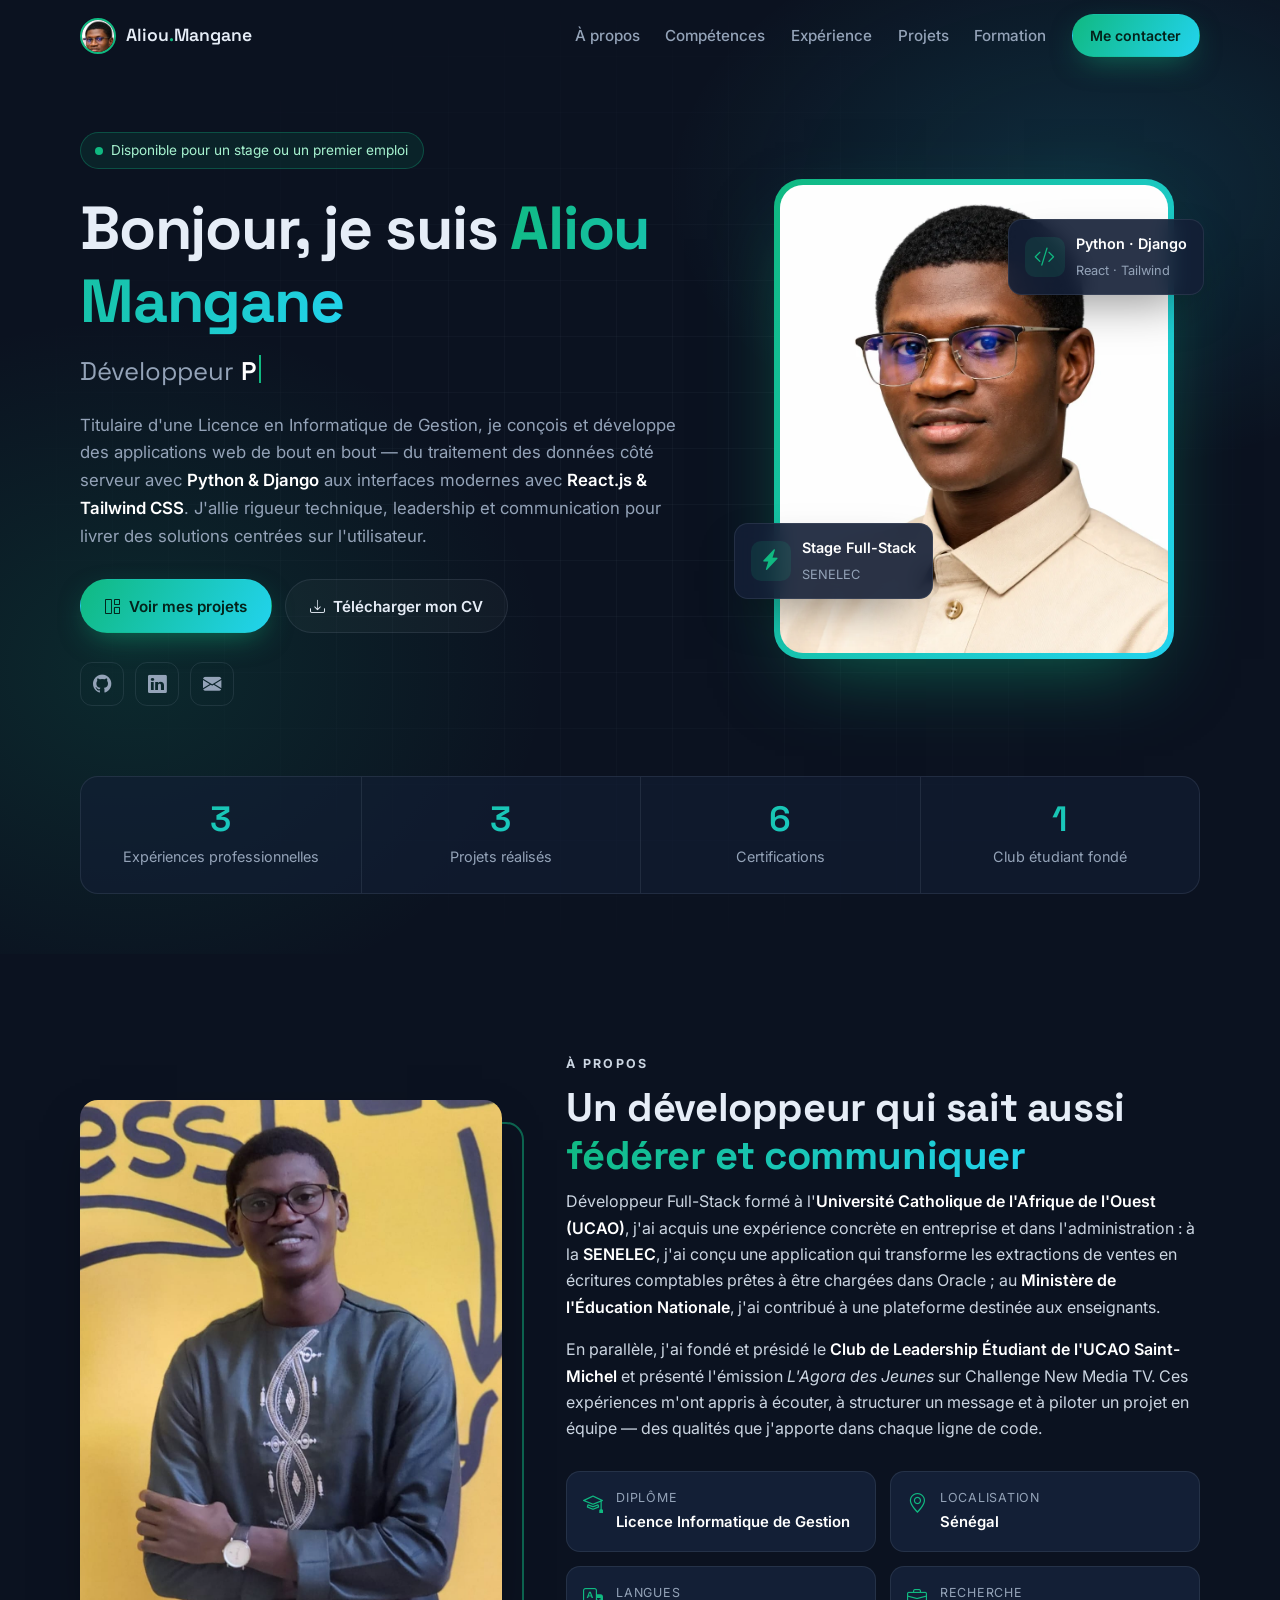
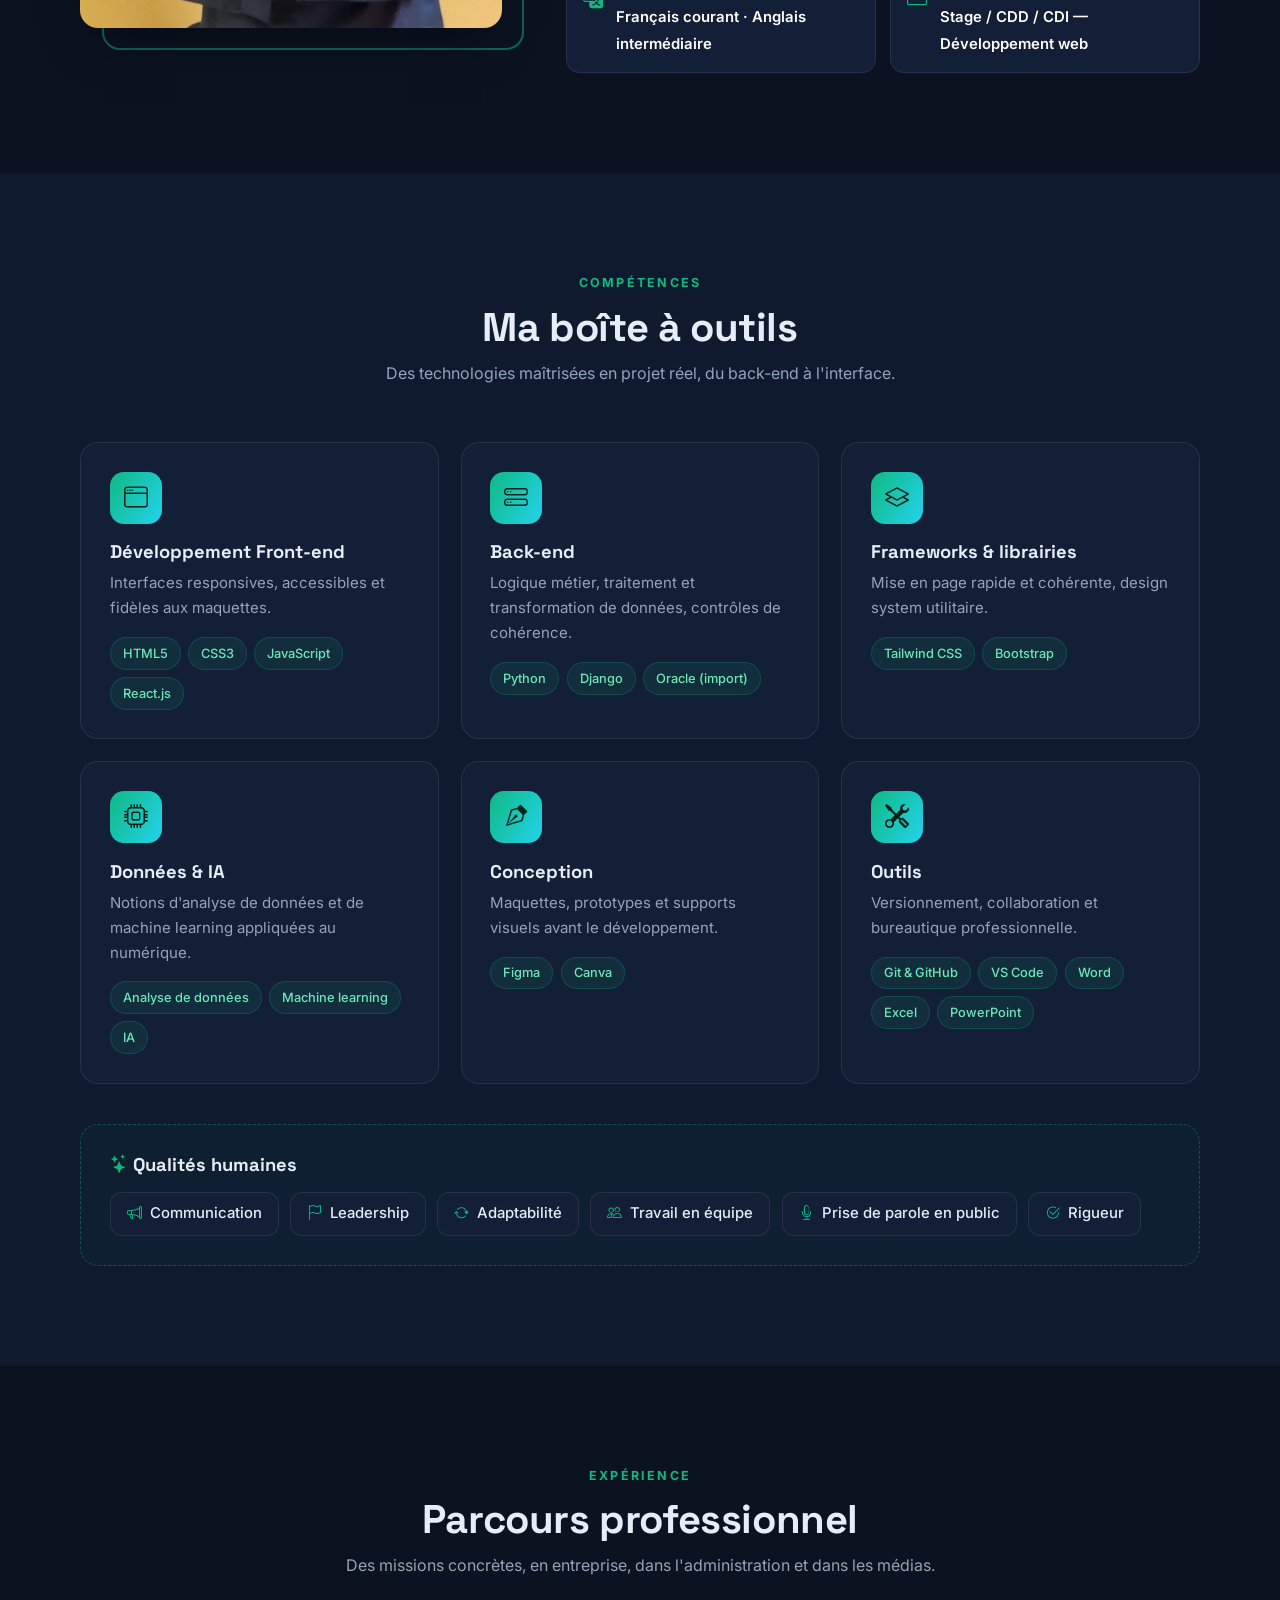
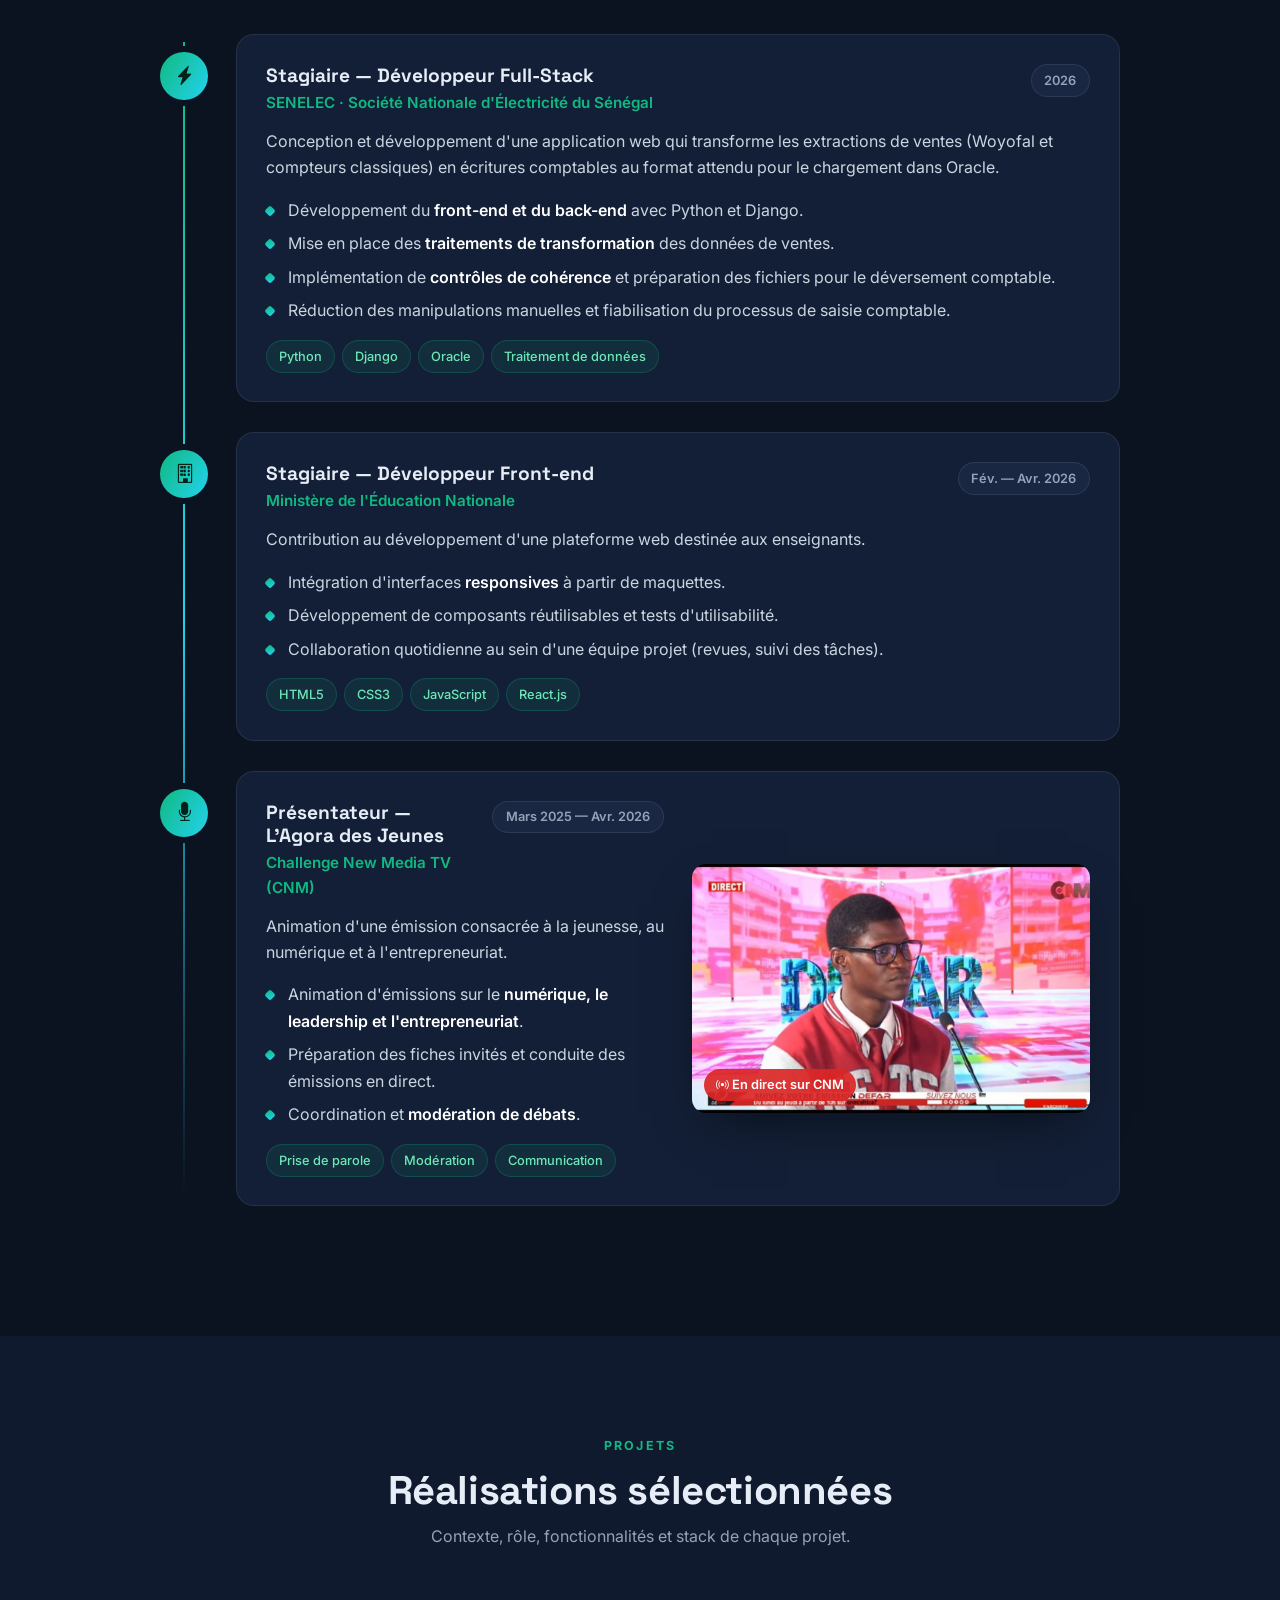
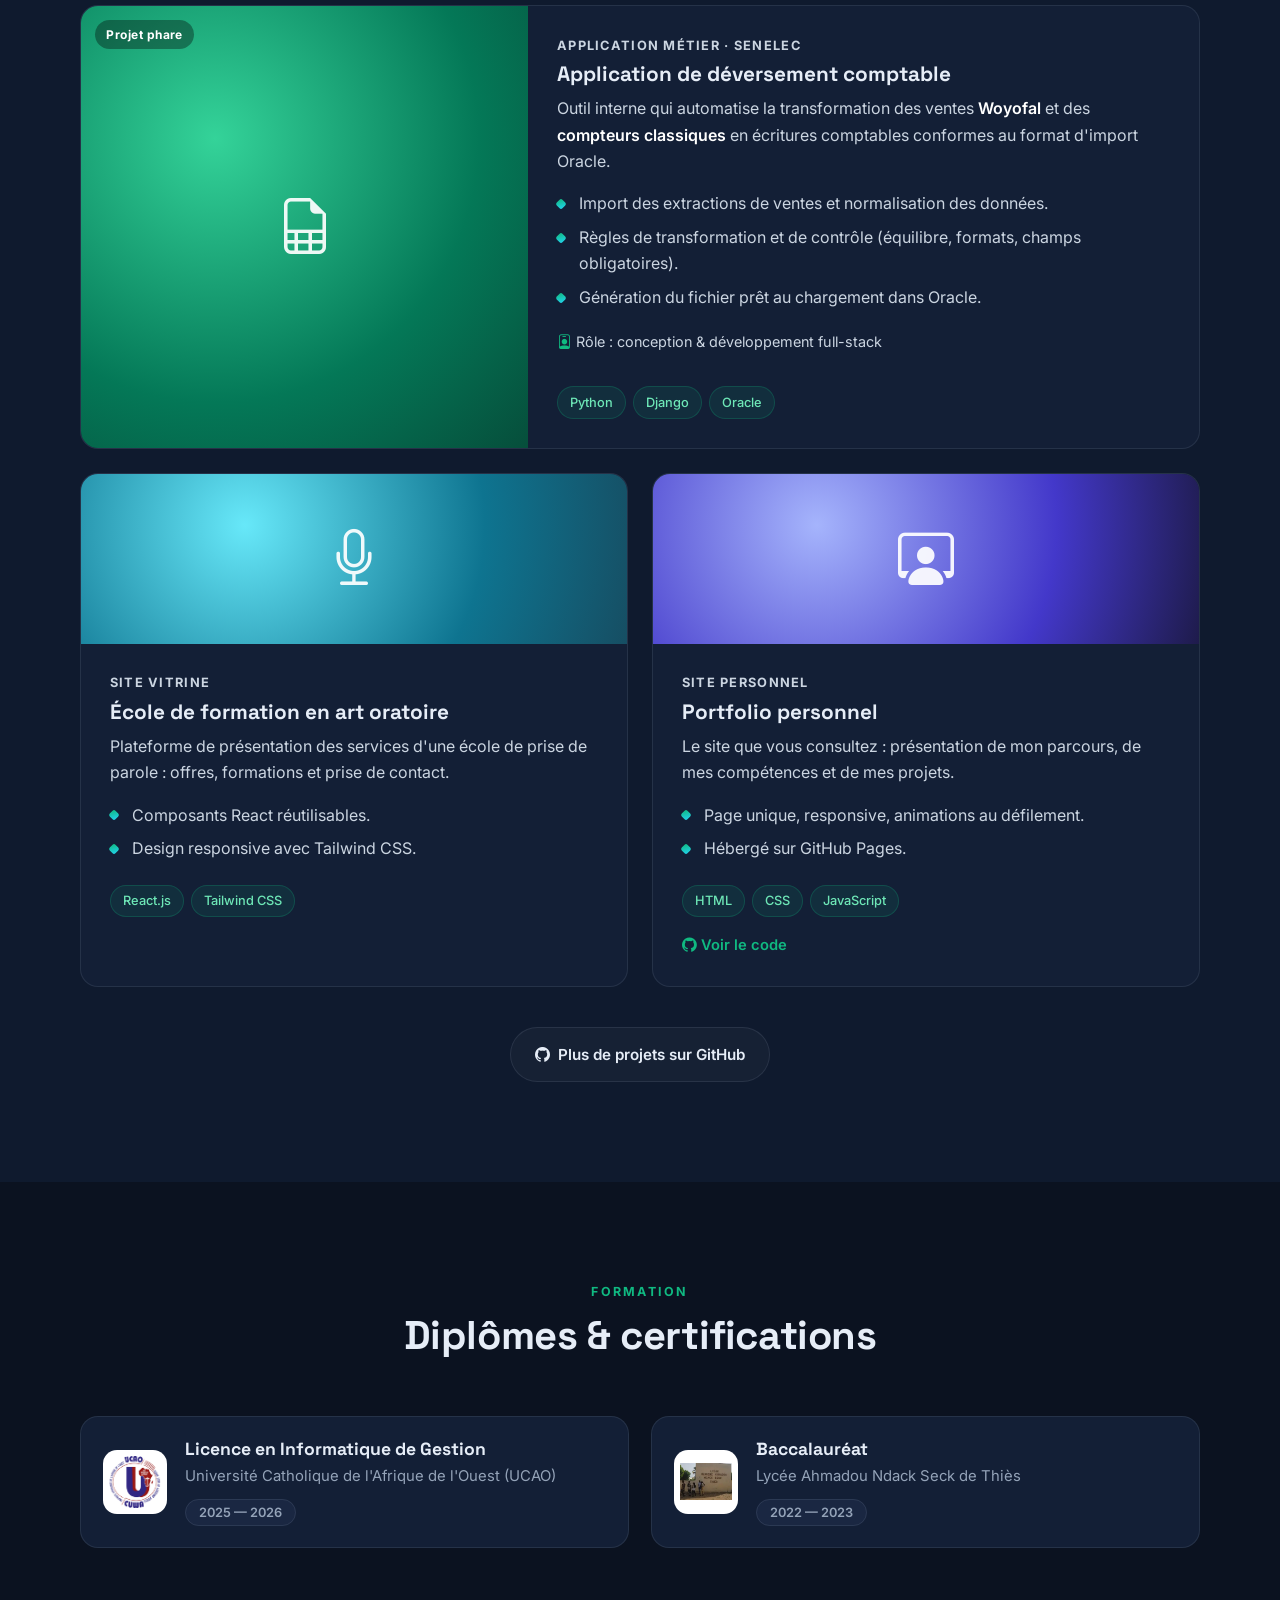
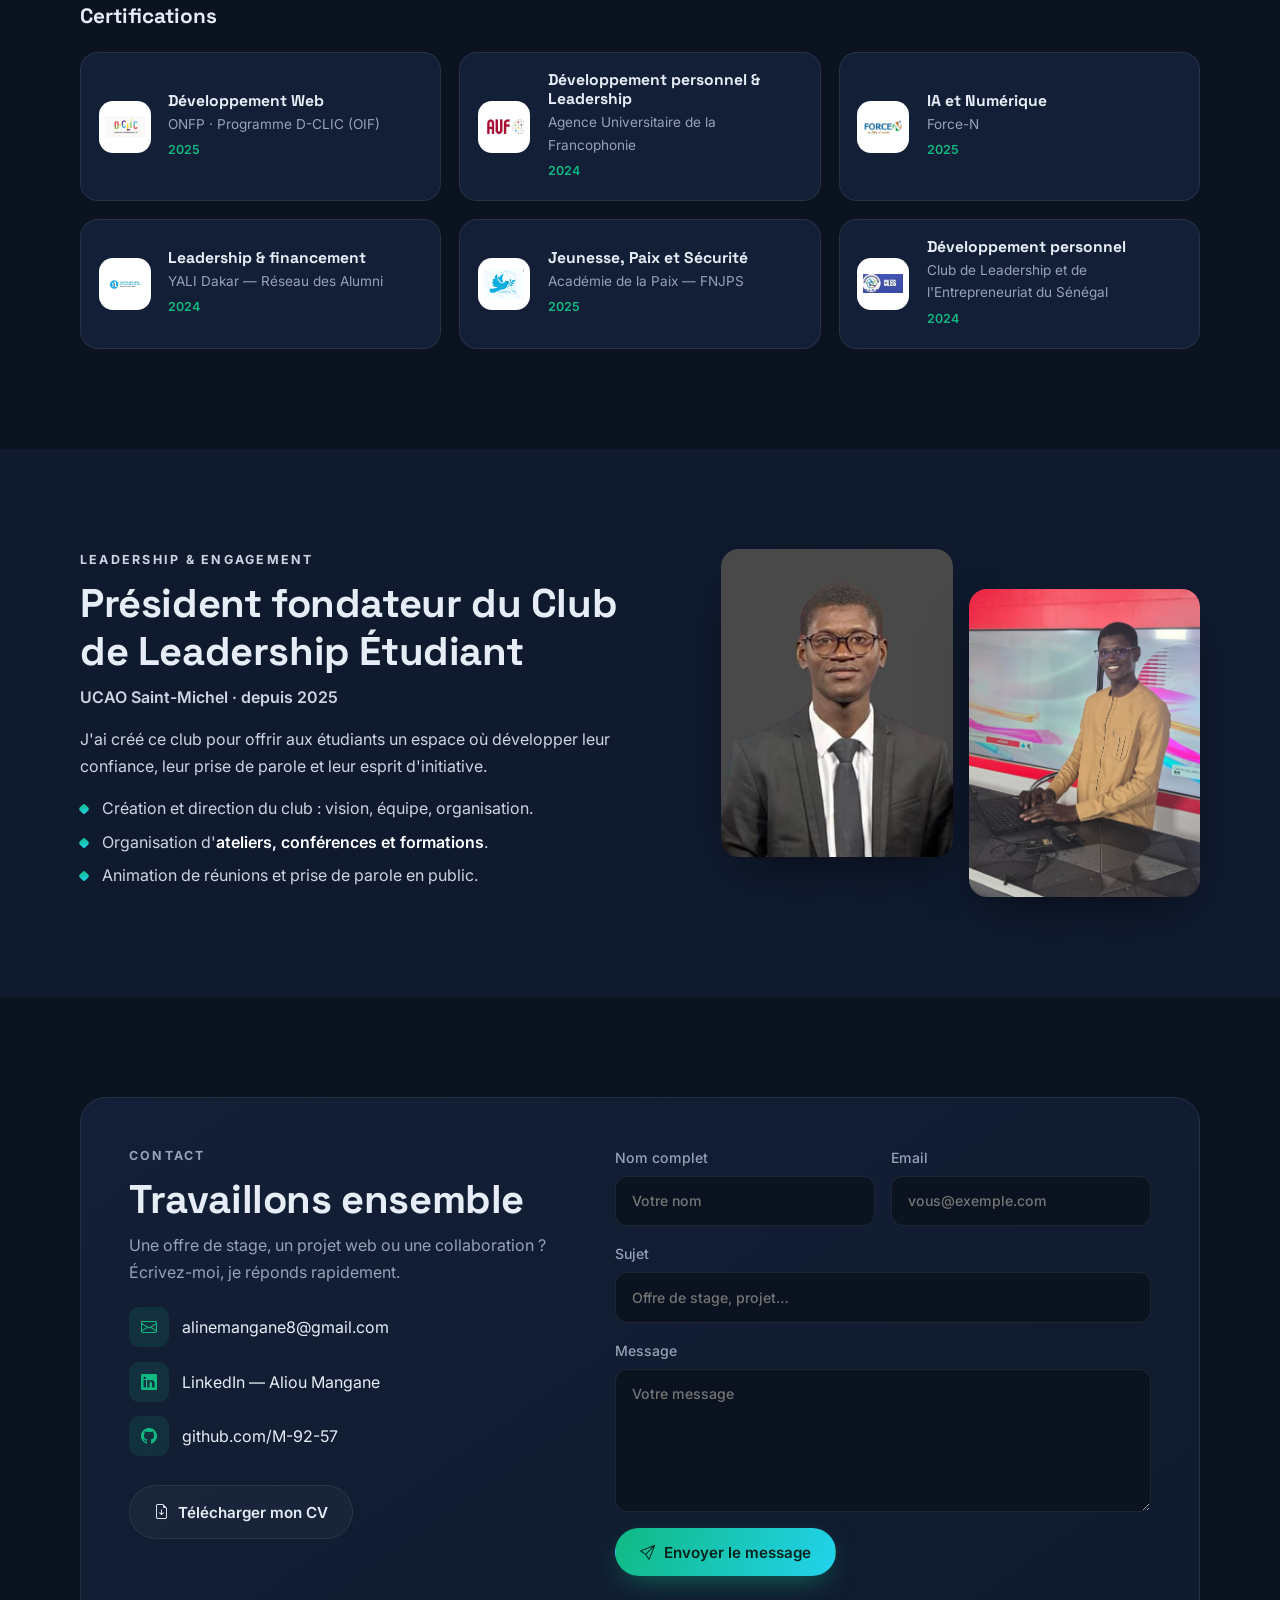
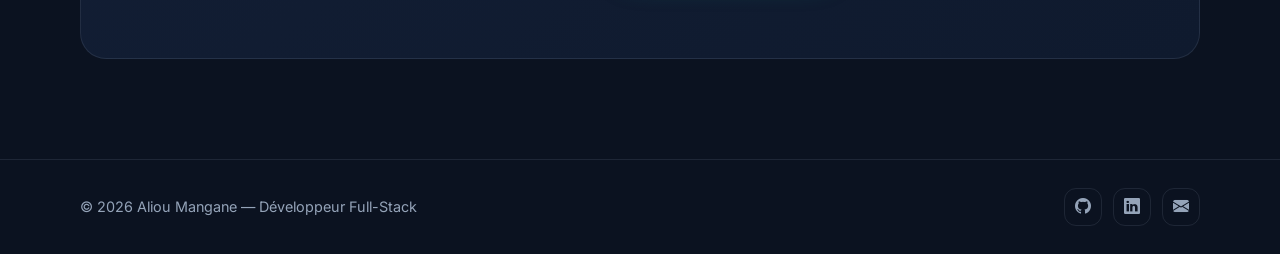
<file: portfolio-aliou-mangane/index.html>
<!DOCTYPE html>
<html lang="fr">
<head>
  <meta charset="UTF-8" />
  <meta name="viewport" content="width=device-width, initial-scale=1.0" />
  <title>Aliou Mangane — Développeur Full-Stack</title>
  <meta name="description" content="Portfolio d'Aliou Mangane, développeur Full-Stack (Python, Django, React.js, Tailwind CSS) basé au Sénégal. Expériences, projets, compétences et contact." />
  <meta property="og:title" content="Aliou Mangane — Développeur Full-Stack" />
  <meta property="og:description" content="Python · Django · React.js · Tailwind CSS — Conception d'applications web centrées sur l'utilisateur." />
  <meta property="og:image" content="profil.webp" />
  <meta name="theme-color" content="#0b1220" />
  <link rel="icon" href="avatar.webp" />
  <link rel="preconnect" href="https://fonts.googleapis.com" />
  <link rel="preconnect" href="https://fonts.gstatic.com" crossorigin />
  <link href="https://fonts.googleapis.com/css2?family=Inter:wght@400;500;600;700&family=Space+Grotesk:wght@500;600;700&display=swap" rel="stylesheet" />
  <link rel="stylesheet" href="https://cdn.jsdelivr.net/npm/bootstrap-icons@1.11.1/font/bootstrap-icons.css" />
  <link rel="stylesheet" href="style.css" />
</head>
<body>

<!-- ==== NAVIGATION ==== -->
<header class="nav" id="nav">
  <div class="container nav-inner">
    <a href="#accueil" class="brand">
      <img src="avatar.webp" alt="" width="36" height="36" />
      <span>Aliou<strong>.</strong>Mangane</span>
    </a>
    <nav class="nav-links" id="navLinks" aria-label="Navigation principale">
      <a href="#apropos">À propos</a>
      <a href="#competences">Compétences</a>
      <a href="#experience">Expérience</a>
      <a href="#projets">Projets</a>
      <a href="#formation">Formation</a>
      <a href="#contact" class="btn btn-sm btn-primary">Me contacter</a>
    </nav>
    <button class="nav-toggle" id="navToggle" aria-label="Ouvrir le menu" aria-expanded="false" aria-controls="navLinks">
      <i class="bi bi-list"></i>
    </button>
  </div>
</header>

<main>

<!-- ==== HERO ==== -->
<section class="hero" id="accueil">
  <div class="hero-glow" aria-hidden="true"></div>
  <div class="container hero-grid">
    <div class="hero-text">
      <span class="pill"><span class="dot"></span>Disponible pour un stage ou un premier emploi</span>
      <h1>Bonjour, je suis <span class="grad">Aliou Mangane</span></h1>
      <p class="role">Développeur <span id="typed">Full-Stack</span><span class="caret" aria-hidden="true"></span></p>
      <p class="lead">
        Titulaire d'une Licence en Informatique de Gestion, je conçois et développe des applications web
        de bout en bout — du traitement des données côté serveur avec <strong>Python &amp; Django</strong>
        aux interfaces modernes avec <strong>React.js &amp; Tailwind CSS</strong>. J'allie rigueur technique,
        leadership et communication pour livrer des solutions centrées sur l'utilisateur.
      </p>
      <div class="hero-cta">
        <a href="#projets" class="btn btn-primary"><i class="bi bi-grid-1x2"></i>Voir mes projets</a>
        <a href="CV_Aliou_Mangane_001.pdf" class="btn btn-ghost" download><i class="bi bi-download"></i>Télécharger mon CV</a>
      </div>
      <div class="socials">
        <a href="https://github.com/M-92-57" target="_blank" rel="noopener noreferrer" aria-label="GitHub"><i class="bi bi-github"></i></a>
        <a href="https://www.linkedin.com/in/aliou-mangane-aa6b292b7" target="_blank" rel="noopener noreferrer" aria-label="LinkedIn"><i class="bi bi-linkedin"></i></a>
        <a href="mailto:alinemangane8@gmail.com" aria-label="Email"><i class="bi bi-envelope-fill"></i></a>
      </div>
    </div>

    <div class="hero-visual">
      <div class="photo-frame">
        <img src="profil.webp" alt="Portrait d'Aliou Mangane" width="900" height="1085" />
      </div>
      <div class="float-card fc-1">
        <i class="bi bi-lightning-charge-fill"></i>
        <div><strong>Stage Full-Stack</strong><span>SENELEC</span></div>
      </div>
      <div class="float-card fc-2">
        <i class="bi bi-code-slash"></i>
        <div><strong>Python · Django</strong><span>React · Tailwind</span></div>
      </div>
    </div>
  </div>

  <div class="container">
    <ul class="stats">
      <li><strong data-count="3">3</strong><span>Expériences professionnelles</span></li>
      <li><strong data-count="3">3</strong><span>Projets réalisés</span></li>
      <li><strong data-count="6">6</strong><span>Certifications</span></li>
      <li><strong data-count="1">1</strong><span>Club étudiant fondé</span></li>
    </ul>
  </div>
</section>

<!-- ==== À PROPOS ==== -->
<section class="section" id="apropos">
  <div class="container about-grid">
    <div class="about-photo">
      <img src="aline.jpg" alt="Aliou Mangane" loading="lazy" />
    </div>
    <div>
      <p class="eyebrow">À propos</p>
      <h2 class="title">Un développeur qui sait aussi <span class="grad">fédérer et communiquer</span></h2>
      <p>
        Développeur Full-Stack formé à l'<strong>Université Catholique de l'Afrique de l'Ouest (UCAO)</strong>,
        j'ai acquis une expérience concrète en entreprise et dans l'administration : à la <strong>SENELEC</strong>,
        j'ai conçu une application qui transforme les extractions de ventes en écritures comptables prêtes à
        être chargées dans Oracle ; au <strong>Ministère de l'Éducation Nationale</strong>, j'ai contribué
        à une plateforme destinée aux enseignants.
      </p>
      <p>
        En parallèle, j'ai fondé et présidé le <strong>Club de Leadership Étudiant de l'UCAO Saint-Michel</strong>
        et présenté l'émission <em>L'Agora des Jeunes</em> sur Challenge New Media TV. Ces expériences m'ont
        appris à écouter, à structurer un message et à piloter un projet en équipe — des qualités que
        j'apporte dans chaque ligne de code.
      </p>
      <ul class="facts">
        <li><i class="bi bi-mortarboard"></i><div><span>Diplôme</span><strong>Licence Informatique de Gestion</strong></div></li>
        <li><i class="bi bi-geo-alt"></i><div><span>Localisation</span><strong>Sénégal</strong></div></li>
        <li><i class="bi bi-translate"></i><div><span>Langues</span><strong>Français courant · Anglais intermédiaire</strong></div></li>
        <li><i class="bi bi-briefcase"></i><div><span>Recherche</span><strong>Stage / CDD / CDI — Développement web</strong></div></li>
      </ul>
    </div>
  </div>
</section>

<!-- ==== COMPÉTENCES ==== -->
<section class="section alt" id="competences">
  <div class="container">
    <div class="section-head">
      <p class="eyebrow">Compétences</p>
      <h2 class="title">Ma boîte à outils</h2>
      <p class="sub">Des technologies maîtrisées en projet réel, du back-end à l'interface.</p>
    </div>
    <div class="skills-grid">
      <article class="skill-card">
        <div class="skill-icon"><i class="bi bi-window"></i></div>
        <h3>Développement Front-end</h3>
        <p>Interfaces responsives, accessibles et fidèles aux maquettes.</p>
        <ul class="tags"><li>HTML5</li><li>CSS3</li><li>JavaScript</li><li>React.js</li></ul>
      </article>
      <article class="skill-card">
        <div class="skill-icon"><i class="bi bi-hdd-stack"></i></div>
        <h3>Back-end</h3>
        <p>Logique métier, traitement et transformation de données, contrôles de cohérence.</p>
        <ul class="tags"><li>Python</li><li>Django</li><li>Oracle (import)</li></ul>
      </article>
      <article class="skill-card">
        <div class="skill-icon"><i class="bi bi-layers"></i></div>
        <h3>Frameworks &amp; librairies</h3>
        <p>Mise en page rapide et cohérente, design system utilitaire.</p>
        <ul class="tags"><li>Tailwind CSS</li><li>Bootstrap</li></ul>
      </article>
      <article class="skill-card">
        <div class="skill-icon"><i class="bi bi-cpu"></i></div>
        <h3>Données &amp; IA</h3>
        <p>Notions d'analyse de données et de machine learning appliquées au numérique.</p>
        <ul class="tags"><li>Analyse de données</li><li>Machine learning</li><li>IA</li></ul>
      </article>
      <article class="skill-card">
        <div class="skill-icon"><i class="bi bi-vector-pen"></i></div>
        <h3>Conception</h3>
        <p>Maquettes, prototypes et supports visuels avant le développement.</p>
        <ul class="tags"><li>Figma</li><li>Canva</li></ul>
      </article>
      <article class="skill-card">
        <div class="skill-icon"><i class="bi bi-tools"></i></div>
        <h3>Outils</h3>
        <p>Versionnement, collaboration et bureautique professionnelle.</p>
        <ul class="tags"><li>Git &amp; GitHub</li><li>VS Code</li><li>Word</li><li>Excel</li><li>PowerPoint</li></ul>
      </article>
    </div>

    <div class="soft">
      <h3><i class="bi bi-stars"></i> Qualités humaines</h3>
      <ul class="soft-list">
        <li><i class="bi bi-megaphone"></i>Communication</li>
        <li><i class="bi bi-flag"></i>Leadership</li>
        <li><i class="bi bi-arrow-repeat"></i>Adaptabilité</li>
        <li><i class="bi bi-people"></i>Travail en équipe</li>
        <li><i class="bi bi-mic"></i>Prise de parole en public</li>
        <li><i class="bi bi-check2-circle"></i>Rigueur</li>
      </ul>
    </div>
  </div>
</section>

<!-- ==== EXPÉRIENCE ==== -->
<section class="section" id="experience">
  <div class="container">
    <div class="section-head">
      <p class="eyebrow">Expérience</p>
      <h2 class="title">Parcours professionnel</h2>
      <p class="sub">Des missions concrètes, en entreprise, dans l'administration et dans les médias.</p>
    </div>

    <ol class="timeline">
      <li class="tl-item">
        <span class="tl-dot"><i class="bi bi-lightning-charge-fill"></i></span>
        <article class="tl-card">
          <header>
            <div>
              <h3>Stagiaire — Développeur Full-Stack</h3>
              <p class="org">SENELEC · Société Nationale d'Électricité du Sénégal</p>
            </div>
            <span class="date">2026</span>
          </header>
          <p>
            Conception et développement d'une application web qui transforme les extractions de ventes
            (Woyofal et compteurs classiques) en écritures comptables au format attendu pour le chargement dans Oracle.
          </p>
          <ul class="bullets">
            <li>Développement du <strong>front-end et du back-end</strong> avec Python et Django.</li>
            <li>Mise en place des <strong>traitements de transformation</strong> des données de ventes.</li>
            <li>Implémentation de <strong>contrôles de cohérence</strong> et préparation des fichiers pour le déversement comptable.</li>
            <li>Réduction des manipulations manuelles et fiabilisation du processus de saisie comptable.</li>
          </ul>
          <ul class="tags"><li>Python</li><li>Django</li><li>Oracle</li><li>Traitement de données</li></ul>
        </article>
      </li>

      <li class="tl-item">
        <span class="tl-dot"><i class="bi bi-building"></i></span>
        <article class="tl-card">
          <header>
            <div>
              <h3>Stagiaire — Développeur Front-end</h3>
              <p class="org">Ministère de l'Éducation Nationale</p>
            </div>
            <span class="date">Fév. — Avr. 2026</span>
          </header>
          <p>Contribution au développement d'une plateforme web destinée aux enseignants.</p>
          <ul class="bullets">
            <li>Intégration d'interfaces <strong>responsives</strong> à partir de maquettes.</li>
            <li>Développement de composants réutilisables et tests d'utilisabilité.</li>
            <li>Collaboration quotidienne au sein d'une équipe projet (revues, suivi des tâches).</li>
          </ul>
          <ul class="tags"><li>HTML5</li><li>CSS3</li><li>JavaScript</li><li>React.js</li></ul>
        </article>
      </li>

      <li class="tl-item">
        <span class="tl-dot"><i class="bi bi-mic-fill"></i></span>
        <article class="tl-card tl-media">
          <div class="tl-body">
            <header>
              <div>
                <h3>Présentateur — L'Agora des Jeunes</h3>
                <p class="org">Challenge New Media TV (CNM)</p>
              </div>
              <span class="date">Mars 2025 — Avr. 2026</span>
            </header>
            <p>Animation d'une émission consacrée à la jeunesse, au numérique et à l'entrepreneuriat.</p>
            <ul class="bullets">
              <li>Animation d'émissions sur le <strong>numérique, le leadership et l'entrepreneuriat</strong>.</li>
              <li>Préparation des fiches invités et conduite des émissions en direct.</li>
              <li>Coordination et <strong>modération de débats</strong>.</li>
            </ul>
            <ul class="tags"><li>Prise de parole</li><li>Modération</li><li>Communication</li></ul>
          </div>
          <figure class="tl-figure">
            <img src="emission-tv.jpg" alt="Aliou Mangane en plateau sur CNM" loading="lazy" />
            <figcaption><i class="bi bi-broadcast"></i> En direct sur CNM</figcaption>
          </figure>
        </article>
      </li>
    </ol>
  </div>
</section>

<!-- ==== PROJETS ==== -->
<section class="section alt" id="projets">
  <div class="container">
    <div class="section-head">
      <p class="eyebrow">Projets</p>
      <h2 class="title">Réalisations sélectionnées</h2>
      <p class="sub">Contexte, rôle, fonctionnalités et stack de chaque projet.</p>
    </div>

    <div class="projects">
      <article class="project featured">
        <div class="project-cover cover-1">
          <i class="bi bi-file-earmark-spreadsheet"></i>
          <span class="badge-feat">Projet phare</span>
        </div>
        <div class="project-body">
          <p class="project-type">Application métier · SENELEC</p>
          <h3>Application de déversement comptable</h3>
          <p>
            Outil interne qui automatise la transformation des ventes <strong>Woyofal</strong> et des
            <strong>compteurs classiques</strong> en écritures comptables conformes au format d'import Oracle.
          </p>
          <ul class="bullets">
            <li>Import des extractions de ventes et normalisation des données.</li>
            <li>Règles de transformation et de contrôle (équilibre, formats, champs obligatoires).</li>
            <li>Génération du fichier prêt au chargement dans Oracle.</li>
          </ul>
          <p class="role-line"><i class="bi bi-person-badge"></i>Rôle : conception &amp; développement full-stack</p>
          <ul class="tags"><li>Python</li><li>Django</li><li>Oracle</li></ul>
        </div>
      </article>

      <article class="project">
        <div class="project-cover cover-2"><i class="bi bi-mic"></i></div>
        <div class="project-body">
          <p class="project-type">Site vitrine</p>
          <h3>École de formation en art oratoire</h3>
          <p>Plateforme de présentation des services d'une école de prise de parole : offres, formations et prise de contact.</p>
          <ul class="bullets">
            <li>Composants React réutilisables.</li>
            <li>Design responsive avec Tailwind CSS.</li>
          </ul>
          <ul class="tags"><li>React.js</li><li>Tailwind CSS</li></ul>
        </div>
      </article>

      <article class="project">
        <div class="project-cover cover-3"><i class="bi bi-person-workspace"></i></div>
        <div class="project-body">
          <p class="project-type">Site personnel</p>
          <h3>Portfolio personnel</h3>
          <p>Le site que vous consultez : présentation de mon parcours, de mes compétences et de mes projets.</p>
          <ul class="bullets">
            <li>Page unique, responsive, animations au défilement.</li>
            <li>Hébergé sur GitHub Pages.</li>
          </ul>
          <ul class="tags"><li>HTML</li><li>CSS</li><li>JavaScript</li></ul>
          <a class="link" href="https://github.com/M-92-57/myportfolio.github.io" target="_blank" rel="noopener noreferrer"><i class="bi bi-github"></i> Voir le code</a>
        </div>
      </article>
    </div>

    <p class="more"><a href="https://github.com/M-92-57" target="_blank" rel="noopener noreferrer" class="btn btn-ghost"><i class="bi bi-github"></i>Plus de projets sur GitHub</a></p>
  </div>
</section>

<!-- ==== FORMATION & CERTIFICATIONS ==== -->
<section class="section" id="formation">
  <div class="container">
    <div class="section-head">
      <p class="eyebrow">Formation</p>
      <h2 class="title">Diplômes &amp; certifications</h2>
    </div>

    <div class="edu-grid">
      <article class="edu-card">
        <img src="UCAO.png" alt="Logo UCAO" loading="lazy" />
        <div>
          <h3>Licence en Informatique de Gestion</h3>
          <p>Université Catholique de l'Afrique de l'Ouest (UCAO)</p>
          <span class="date">2025 — 2026</span>
        </div>
      </article>
      <article class="edu-card">
        <img src="LANS.webp" alt="Logo du lycée Ahmadou Ndack Seck" loading="lazy" />
        <div>
          <h3>Baccalauréat</h3>
          <p>Lycée Ahmadou Ndack Seck de Thiès</p>
          <span class="date">2022 — 2023</span>
        </div>
      </article>
    </div>

    <h3 class="sub-title">Certifications</h3>
    <div class="cert-grid">
      <article class="cert"><img src="DCLIC.webp" alt="" loading="lazy" /><div><h4>Développement Web</h4><p>ONFP · Programme D-CLIC (OIF)</p><span>2025</span></div></article>
      <article class="cert"><img src="AUF.webp" alt="" loading="lazy" /><div><h4>Développement personnel &amp; Leadership</h4><p>Agence Universitaire de la Francophonie</p><span>2024</span></div></article>
      <article class="cert"><img src="FORCE N.webp" alt="" loading="lazy" /><div><h4>IA et Numérique</h4><p>Force-N</p><span>2025</span></div></article>
      <article class="cert"><img src="YALY.webp" alt="" loading="lazy" /><div><h4>Leadership &amp; financement</h4><p>YALI Dakar — Réseau des Alumni</p><span>2024</span></div></article>
      <article class="cert"><img src="académie de la paix.png" alt="" loading="lazy" /><div><h4>Jeunesse, Paix et Sécurité</h4><p>Académie de la Paix — FNJPS</p><span>2025</span></div></article>
      <article class="cert"><img src="CLES 1.jpg" alt="" loading="lazy" /><div><h4>Développement personnel</h4><p>Club de Leadership et de l'Entrepreneuriat du Sénégal</p><span>2024</span></div></article>
    </div>
  </div>
</section>

<!-- ==== LEADERSHIP ==== -->
<section class="section alt" id="leadership">
  <div class="container lead-grid">
    <div>
      <p class="eyebrow">Leadership &amp; engagement</p>
      <h2 class="title">Président fondateur du Club de Leadership Étudiant</h2>
      <p class="org-line">UCAO Saint-Michel · depuis 2025</p>
      <p>
        J'ai créé ce club pour offrir aux étudiants un espace où développer leur confiance, leur prise de
        parole et leur esprit d'initiative.
      </p>
      <ul class="bullets">
        <li>Création et direction du club : vision, équipe, organisation.</li>
        <li>Organisation d'<strong>ateliers, conférences et formations</strong>.</li>
        <li>Animation de réunions et prise de parole en public.</li>
      </ul>
    </div>
    <div class="lead-photos">
      <img src="Prési.jpg" alt="Aliou Mangane, président du club" loading="lazy" />
      <img src="MANGANE.jpg" alt="Aliou Mangane en studio" loading="lazy" />
    </div>
  </div>
</section>

<!-- ==== CONTACT ==== -->
<section class="section" id="contact">
  <div class="container">
    <div class="contact-card">
      <div class="contact-info">
        <p class="eyebrow">Contact</p>
        <h2 class="title">Travaillons ensemble</h2>
        <p>Une offre de stage, un projet web ou une collaboration ? Écrivez-moi, je réponds rapidement.</p>
        <ul class="contact-list">
          <li><i class="bi bi-envelope"></i><a href="mailto:alinemangane8@gmail.com">alinemangane8@gmail.com</a></li>
          <li><i class="bi bi-linkedin"></i><a href="https://www.linkedin.com/in/aliou-mangane-aa6b292b7" target="_blank" rel="noopener noreferrer">LinkedIn — Aliou Mangane</a></li>
          <li><i class="bi bi-github"></i><a href="https://github.com/M-92-57" target="_blank" rel="noopener noreferrer">github.com/M-92-57</a></li>
        </ul>
        <a href="CV_Aliou_Mangane_001.pdf" class="btn btn-ghost" download><i class="bi bi-file-earmark-arrow-down"></i>Télécharger mon CV</a>
      </div>
      <form class="contact-form" id="contactForm" novalidate>
        <div class="row-2">
          <label>Nom complet<input type="text" name="nom" required placeholder="Votre nom" /></label>
          <label>Email<input type="email" name="email" required placeholder="vous@exemple.com" /></label>
        </div>
        <label>Sujet<input type="text" name="sujet" required placeholder="Offre de stage, projet…" /></label>
        <label>Message<textarea name="message" rows="5" required placeholder="Votre message"></textarea></label>
        <button type="submit" class="btn btn-primary"><i class="bi bi-send"></i>Envoyer le message</button>
        <p class="form-note" id="formNote" role="status"></p>
      </form>
    </div>
  </div>
</section>

</main>

<footer class="footer">
  <div class="container footer-inner">
    <p>© <span id="year">2026</span> Aliou Mangane — Développeur Full-Stack</p>
    <div class="socials small">
      <a href="https://github.com/M-92-57" target="_blank" rel="noopener noreferrer" aria-label="GitHub"><i class="bi bi-github"></i></a>
      <a href="https://www.linkedin.com/in/aliou-mangane-aa6b292b7" target="_blank" rel="noopener noreferrer" aria-label="LinkedIn"><i class="bi bi-linkedin"></i></a>
      <a href="mailto:alinemangane8@gmail.com" aria-label="Email"><i class="bi bi-envelope-fill"></i></a>
    </div>
  </div>
</footer>

<a href="#accueil" class="to-top" id="toTop" aria-label="Retour en haut"><i class="bi bi-arrow-up"></i></a>

<script src="script.js"></script>
</body>
</html>
</file>
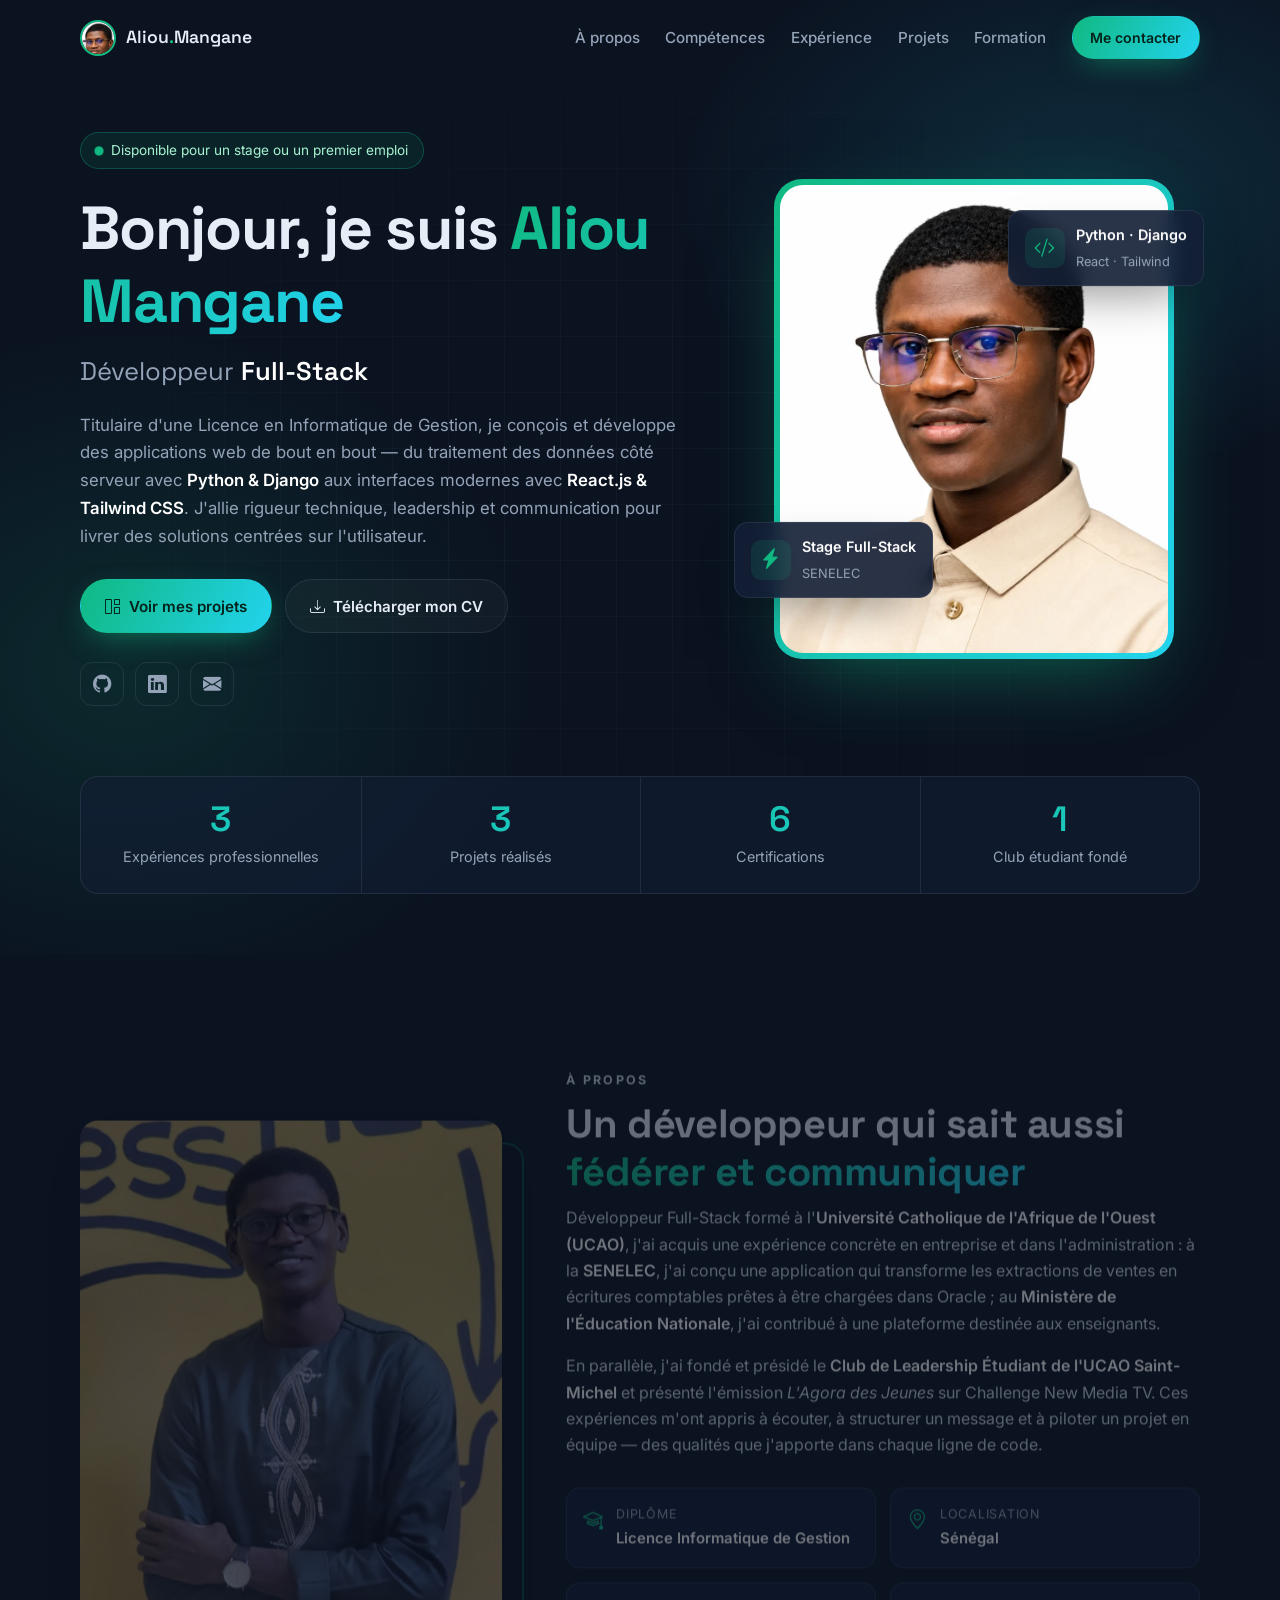
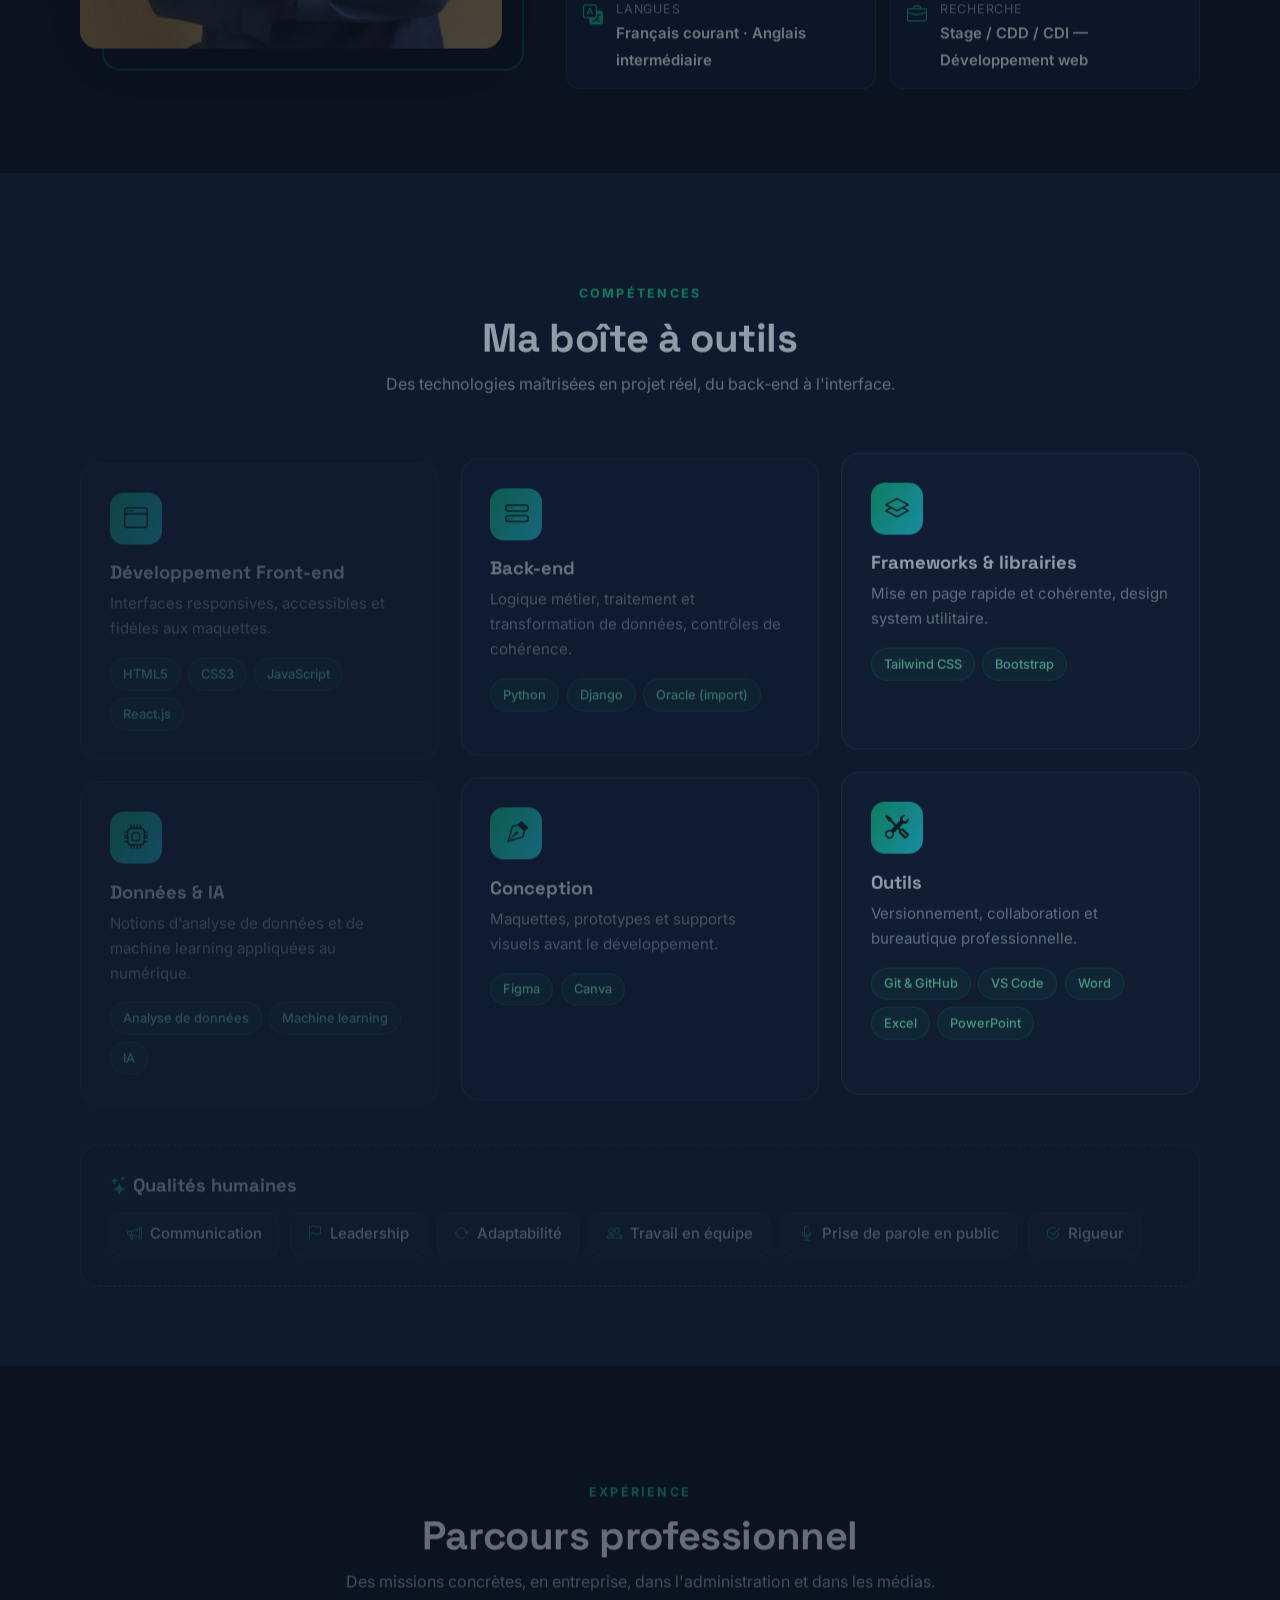
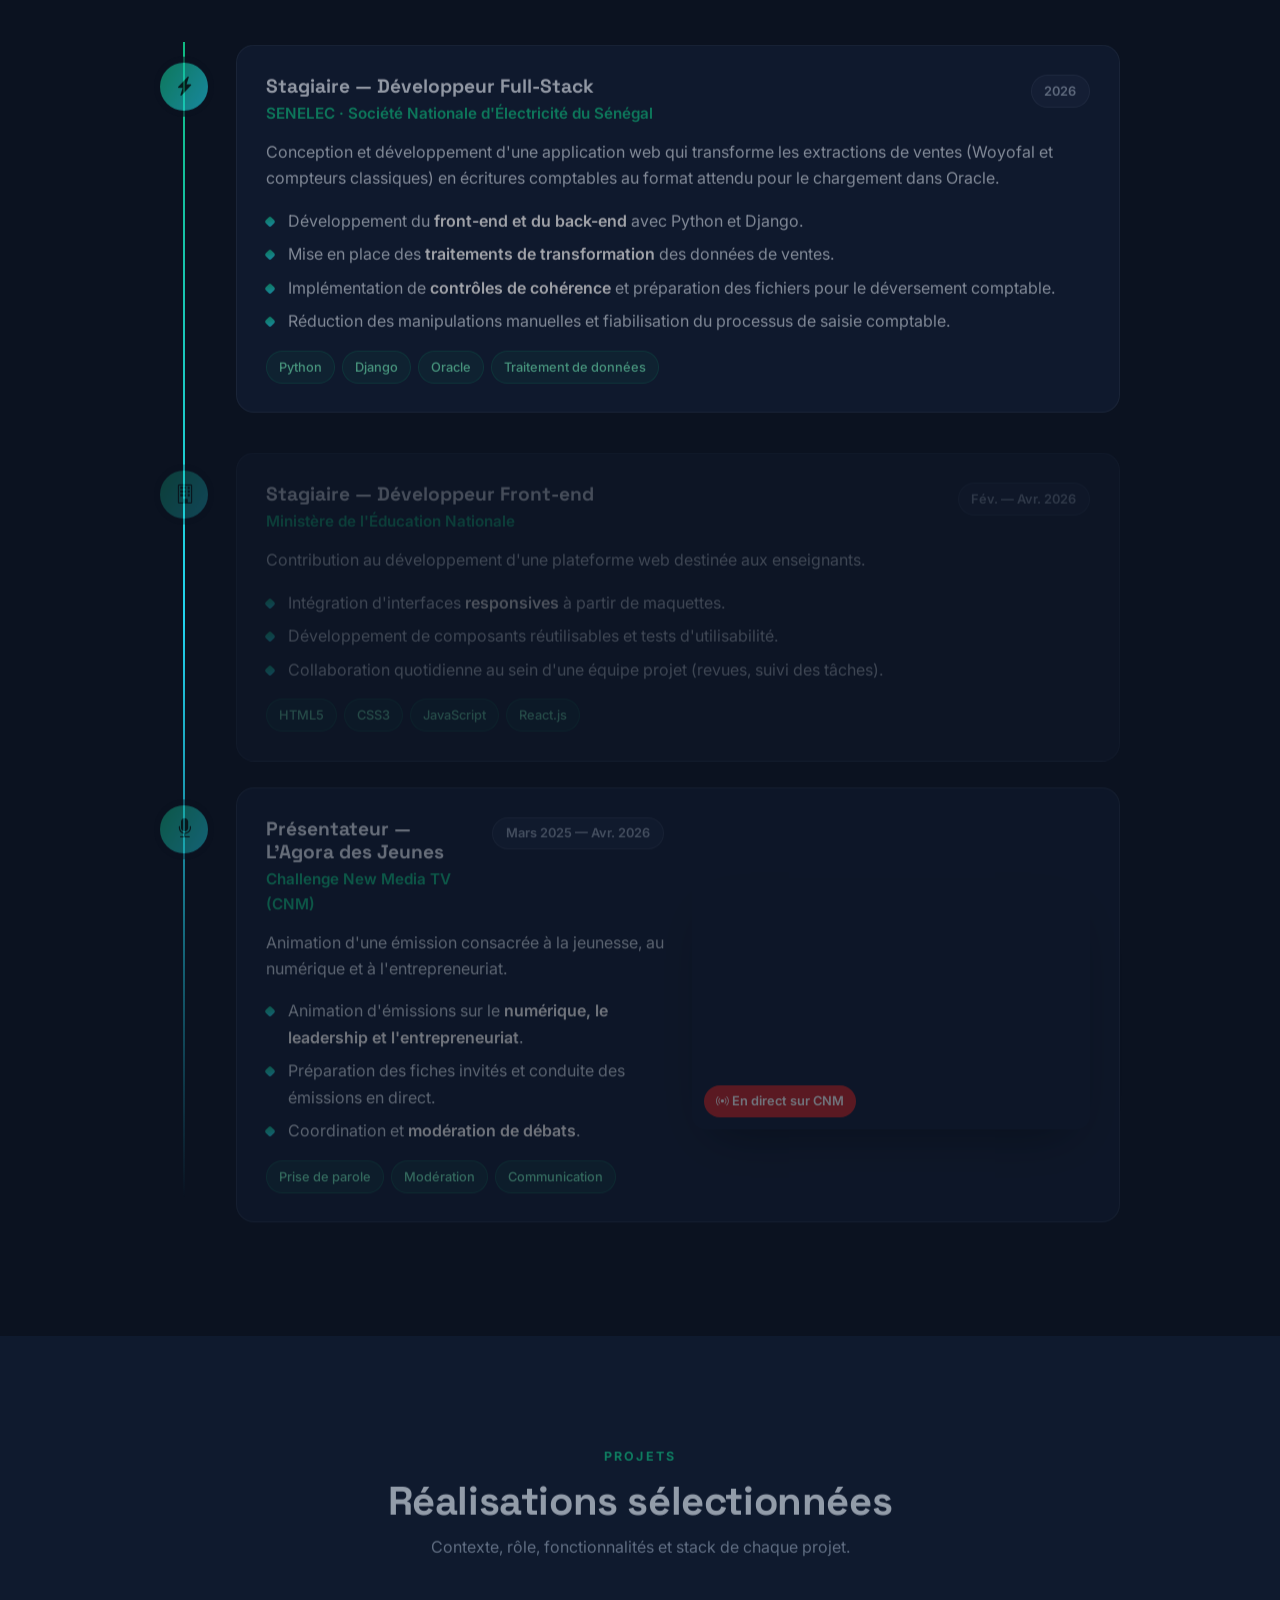
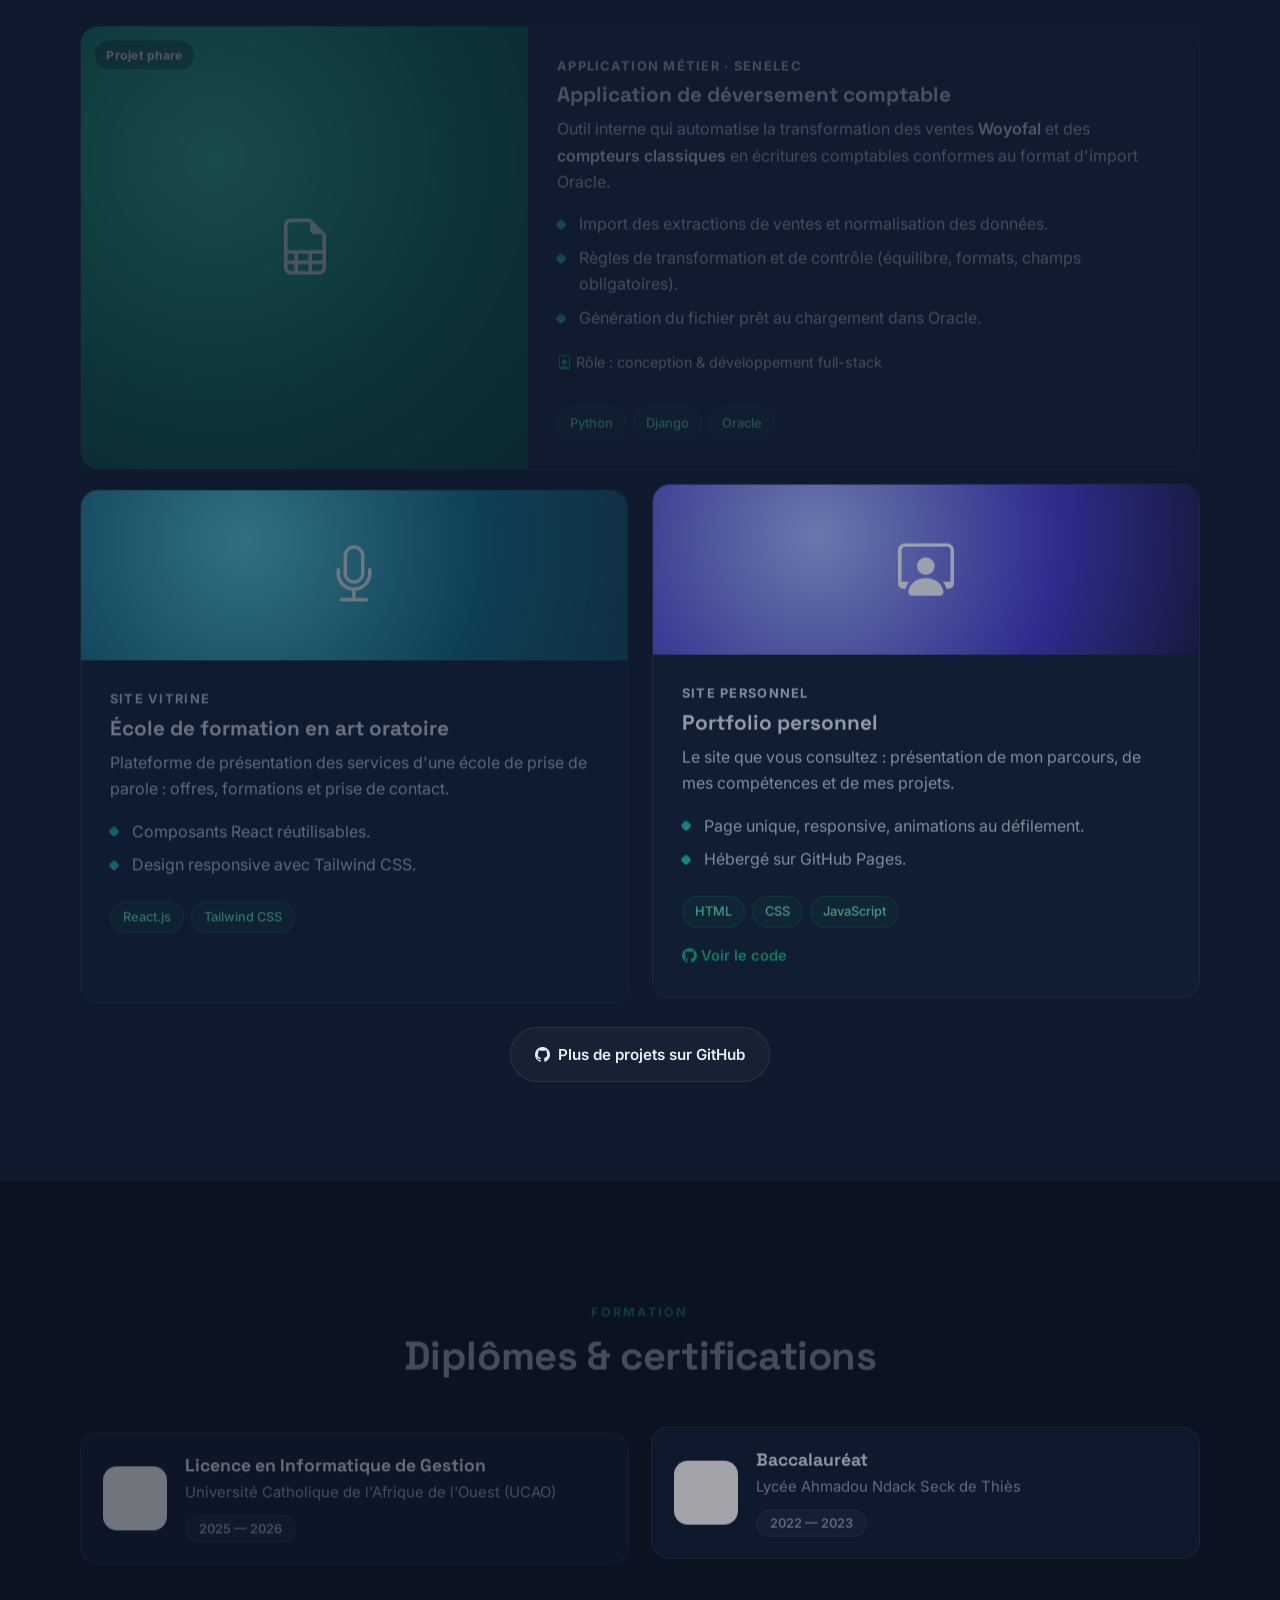
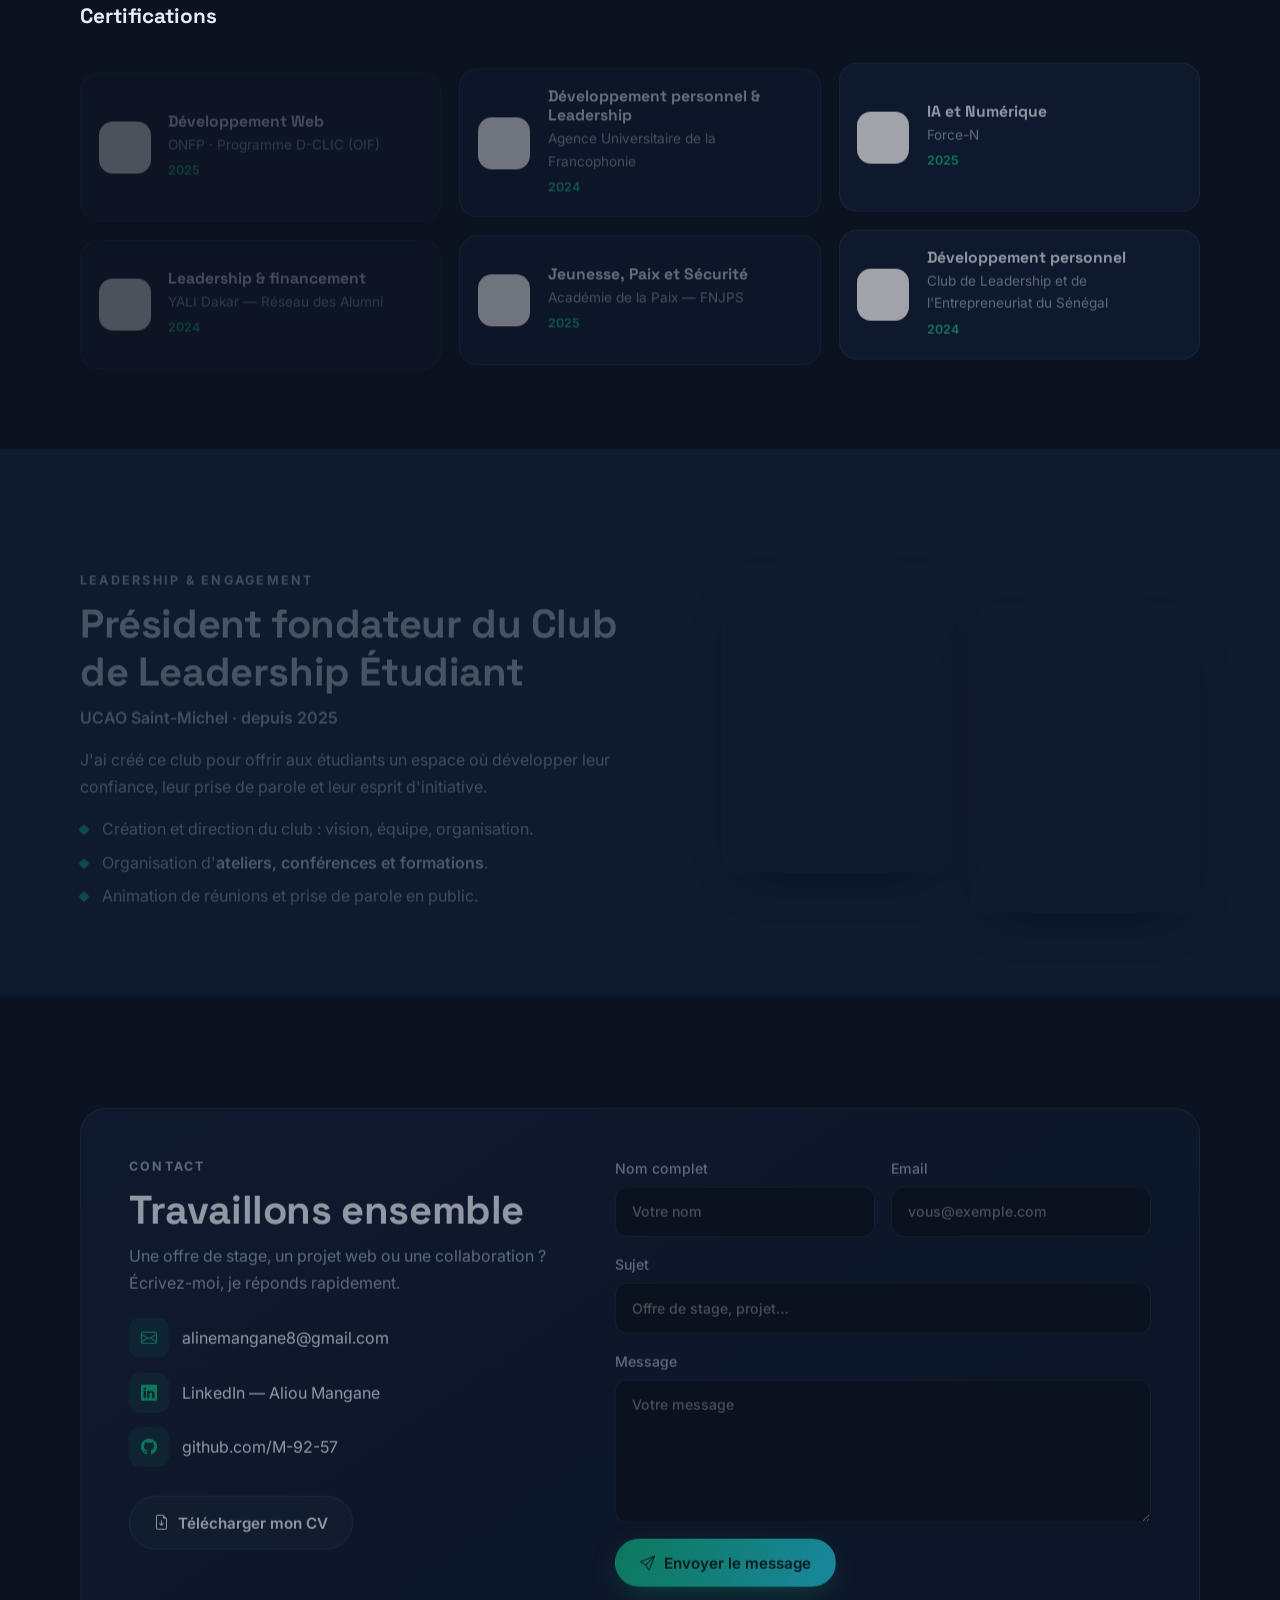
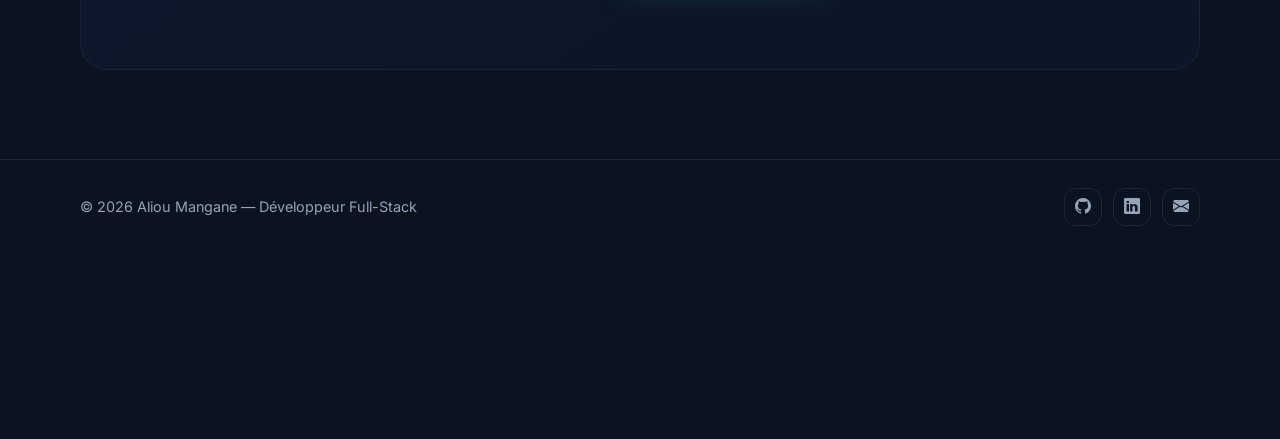
<file: portfolio-aliou-mangane/about.html>
<!DOCTYPE html>
<html lang="fr">
<head>
  <meta charset="UTF-8" />
  <title>Aliou Mangane — Développeur Full-Stack</title>
  <meta http-equiv="refresh" content="0; url=index.html#apropos" />
  <link rel="canonical" href="index.html#apropos" />
</head>
<body>
  <p>Cette page a été déplacée : <a href="index.html#apropos">continuer vers le portfolio</a>.</p>
</body>
</html>
</file>
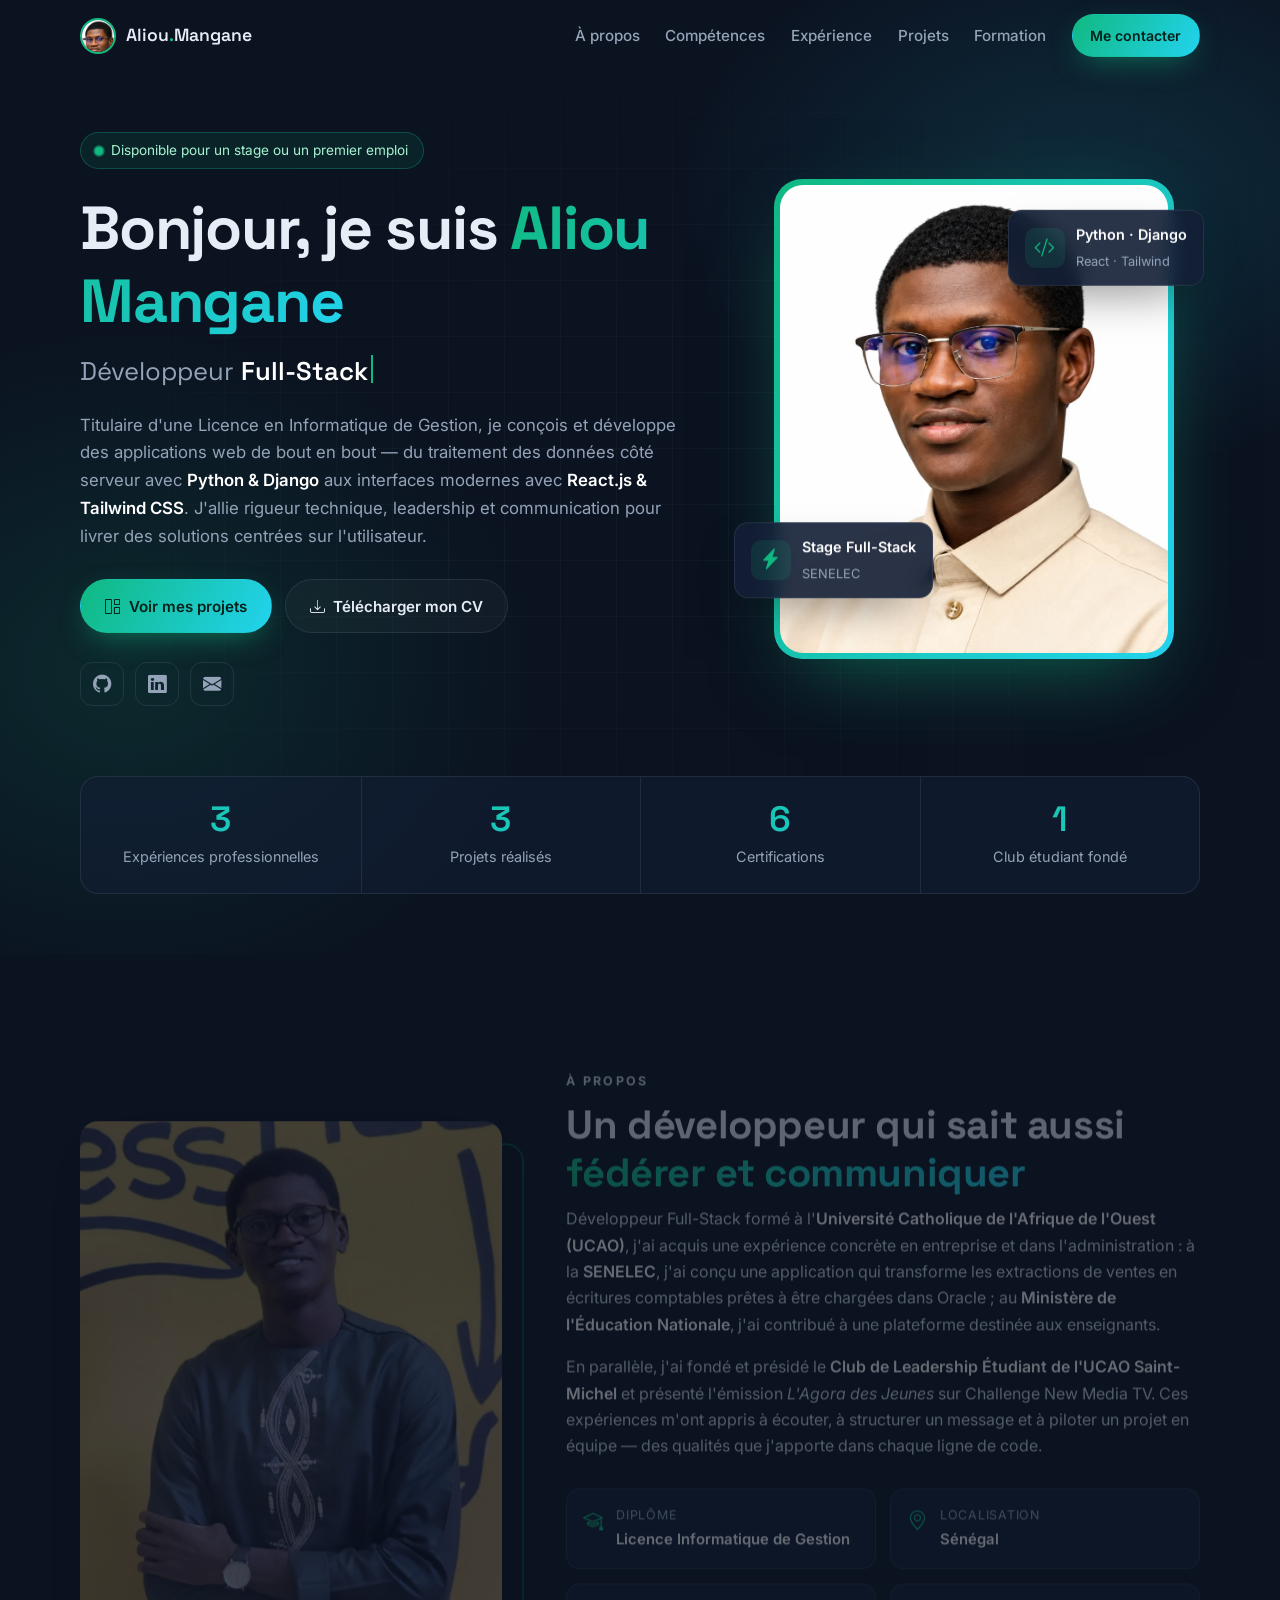
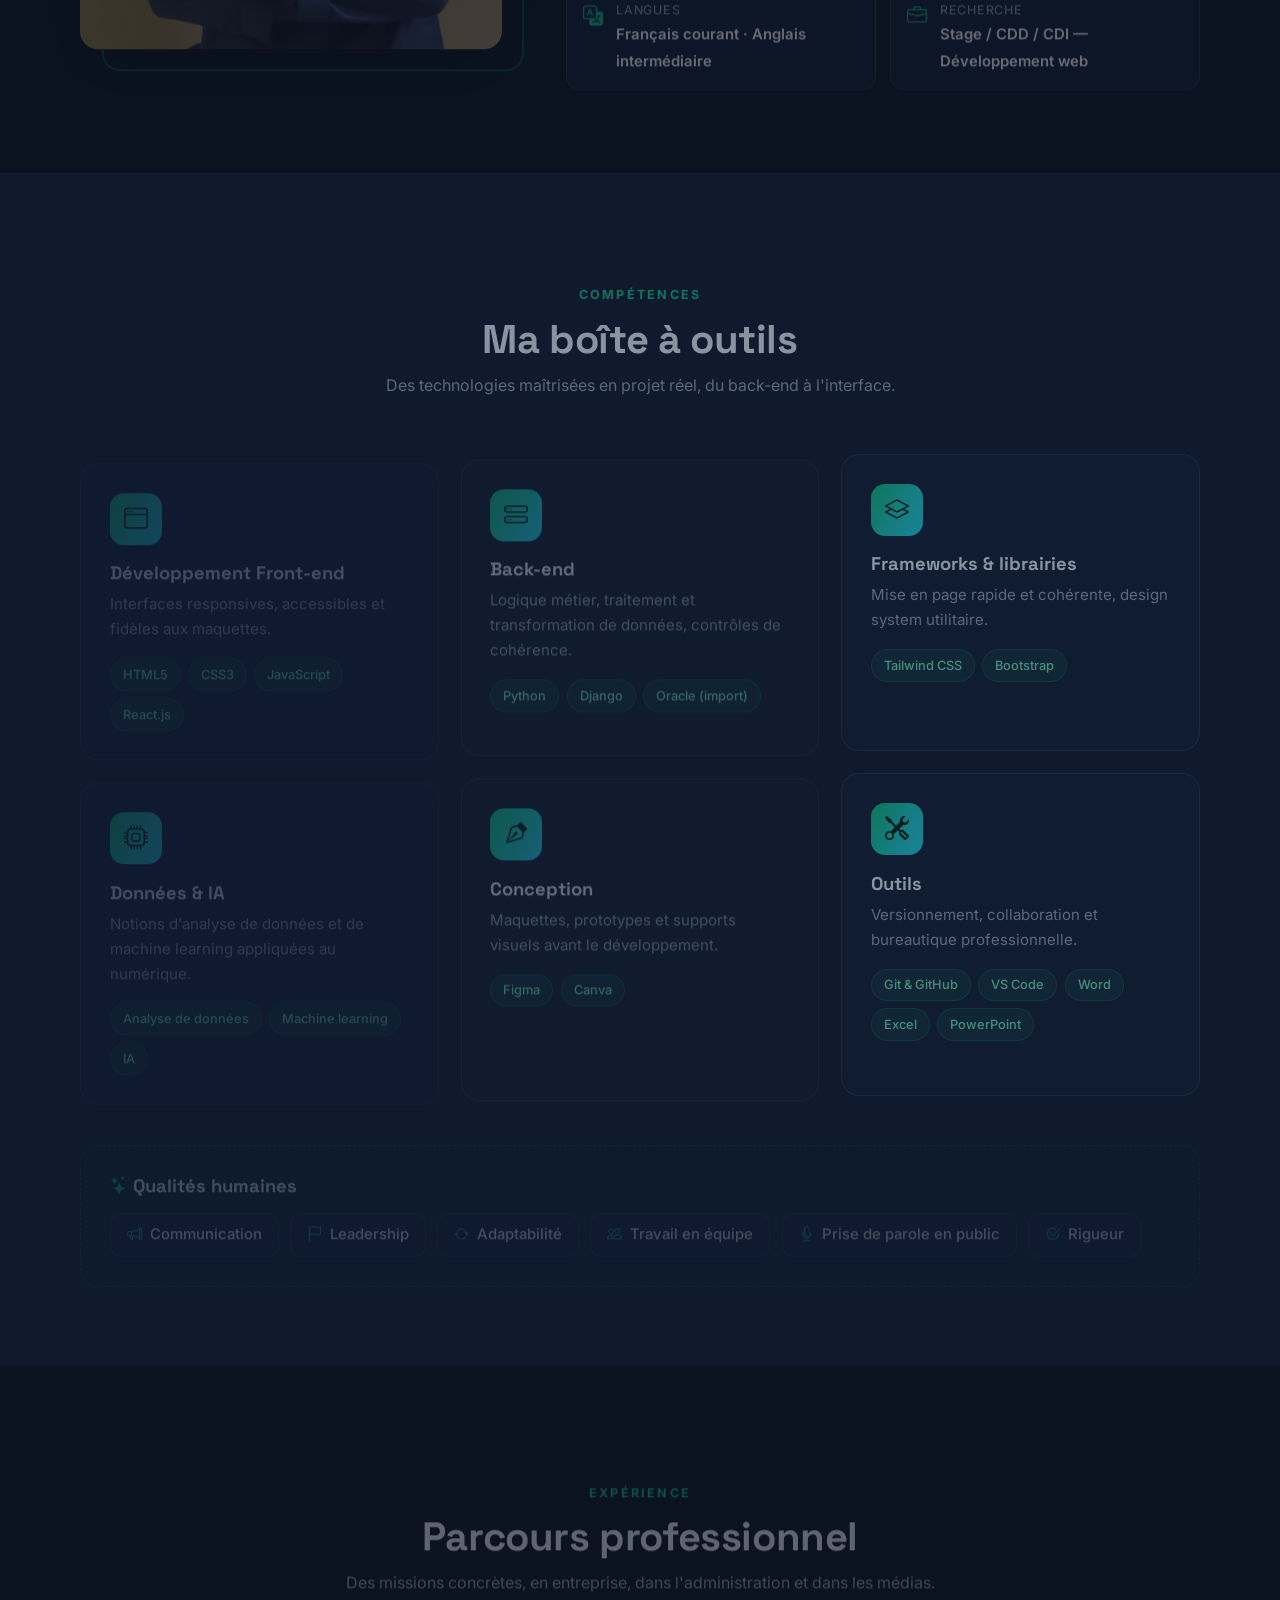
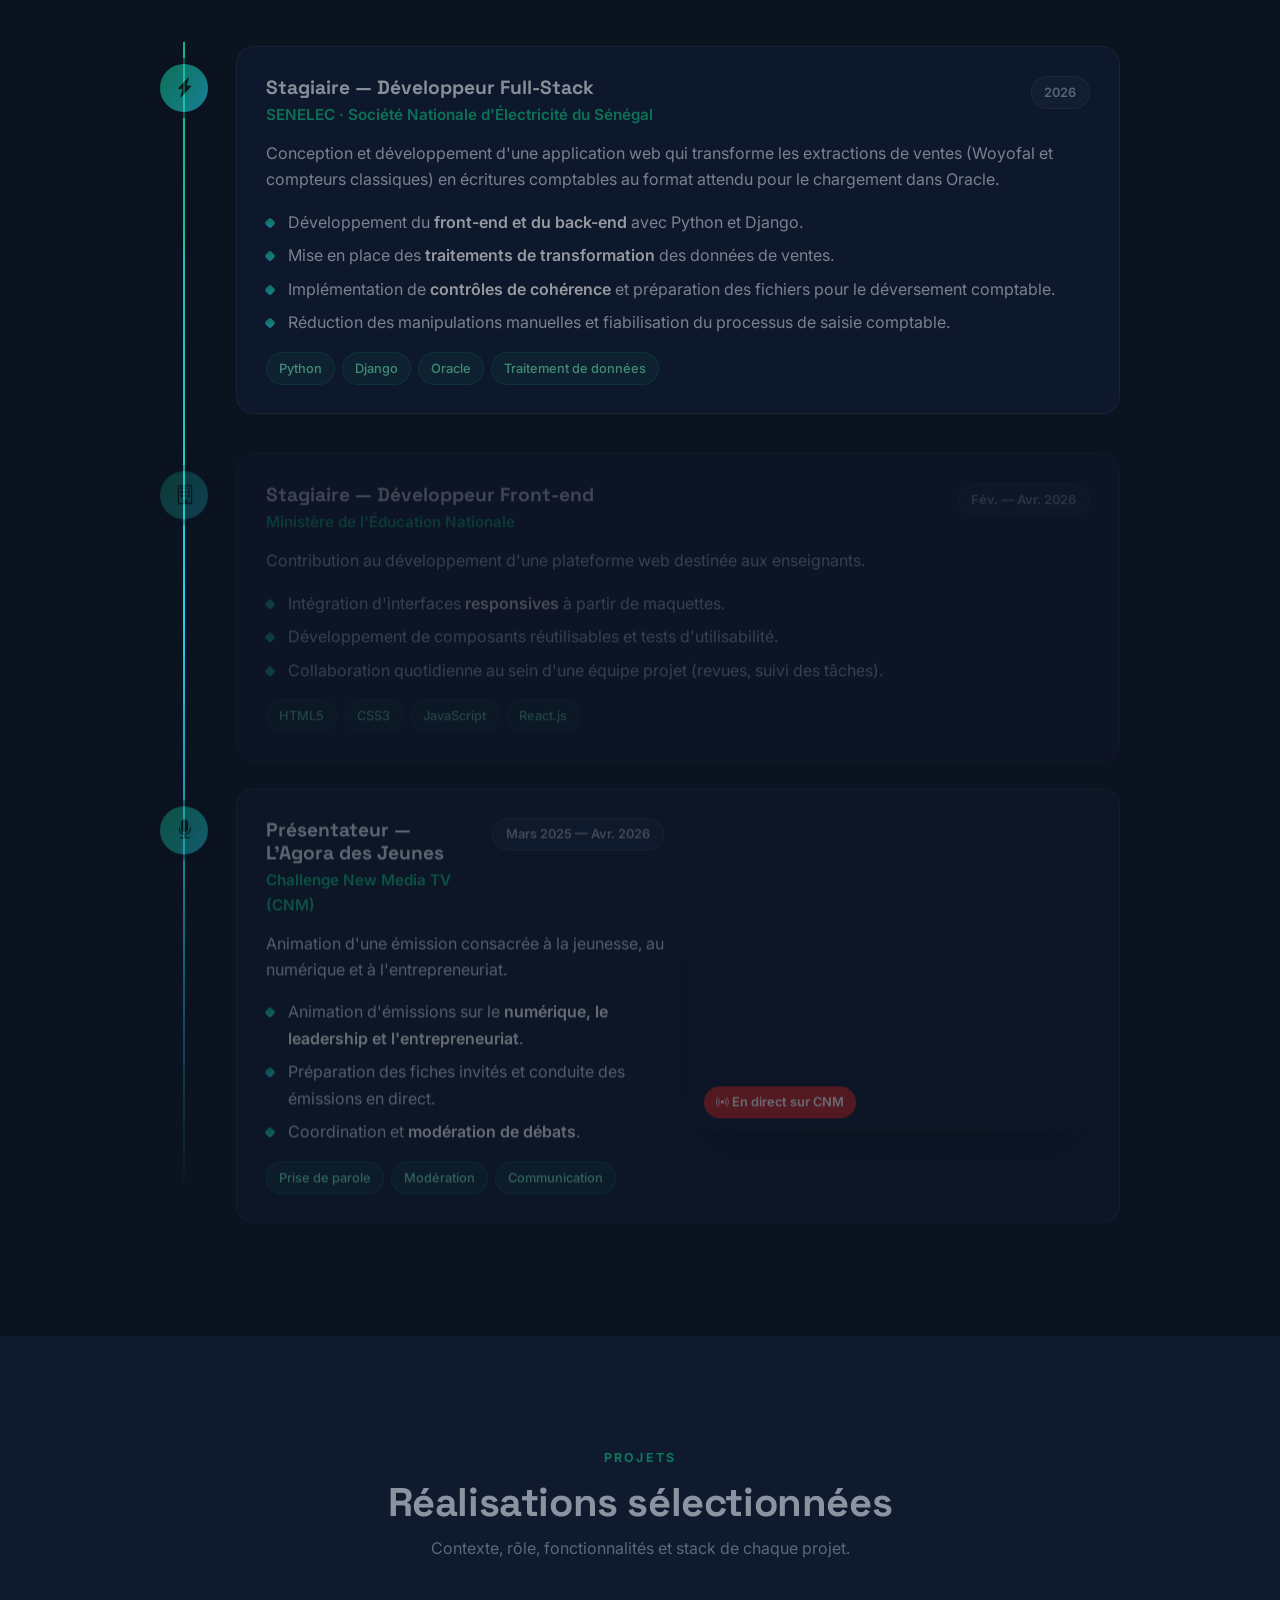
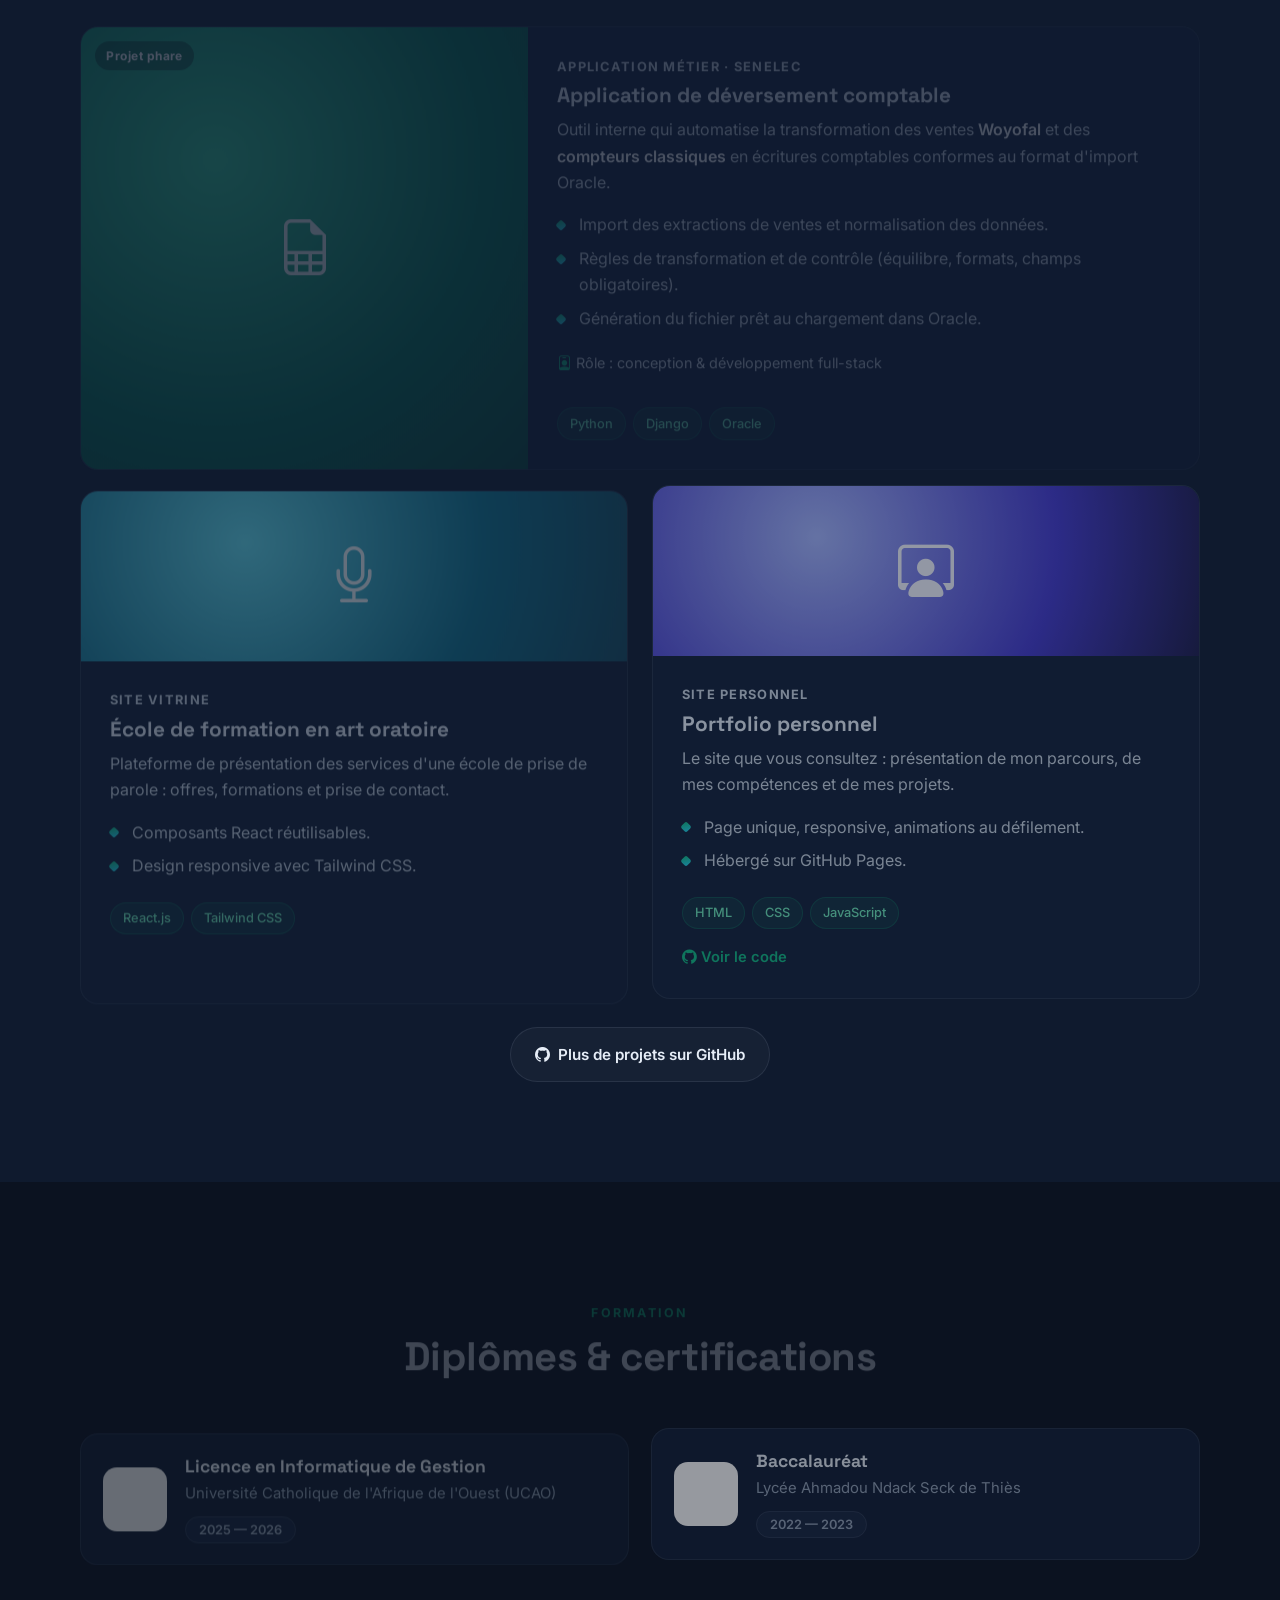
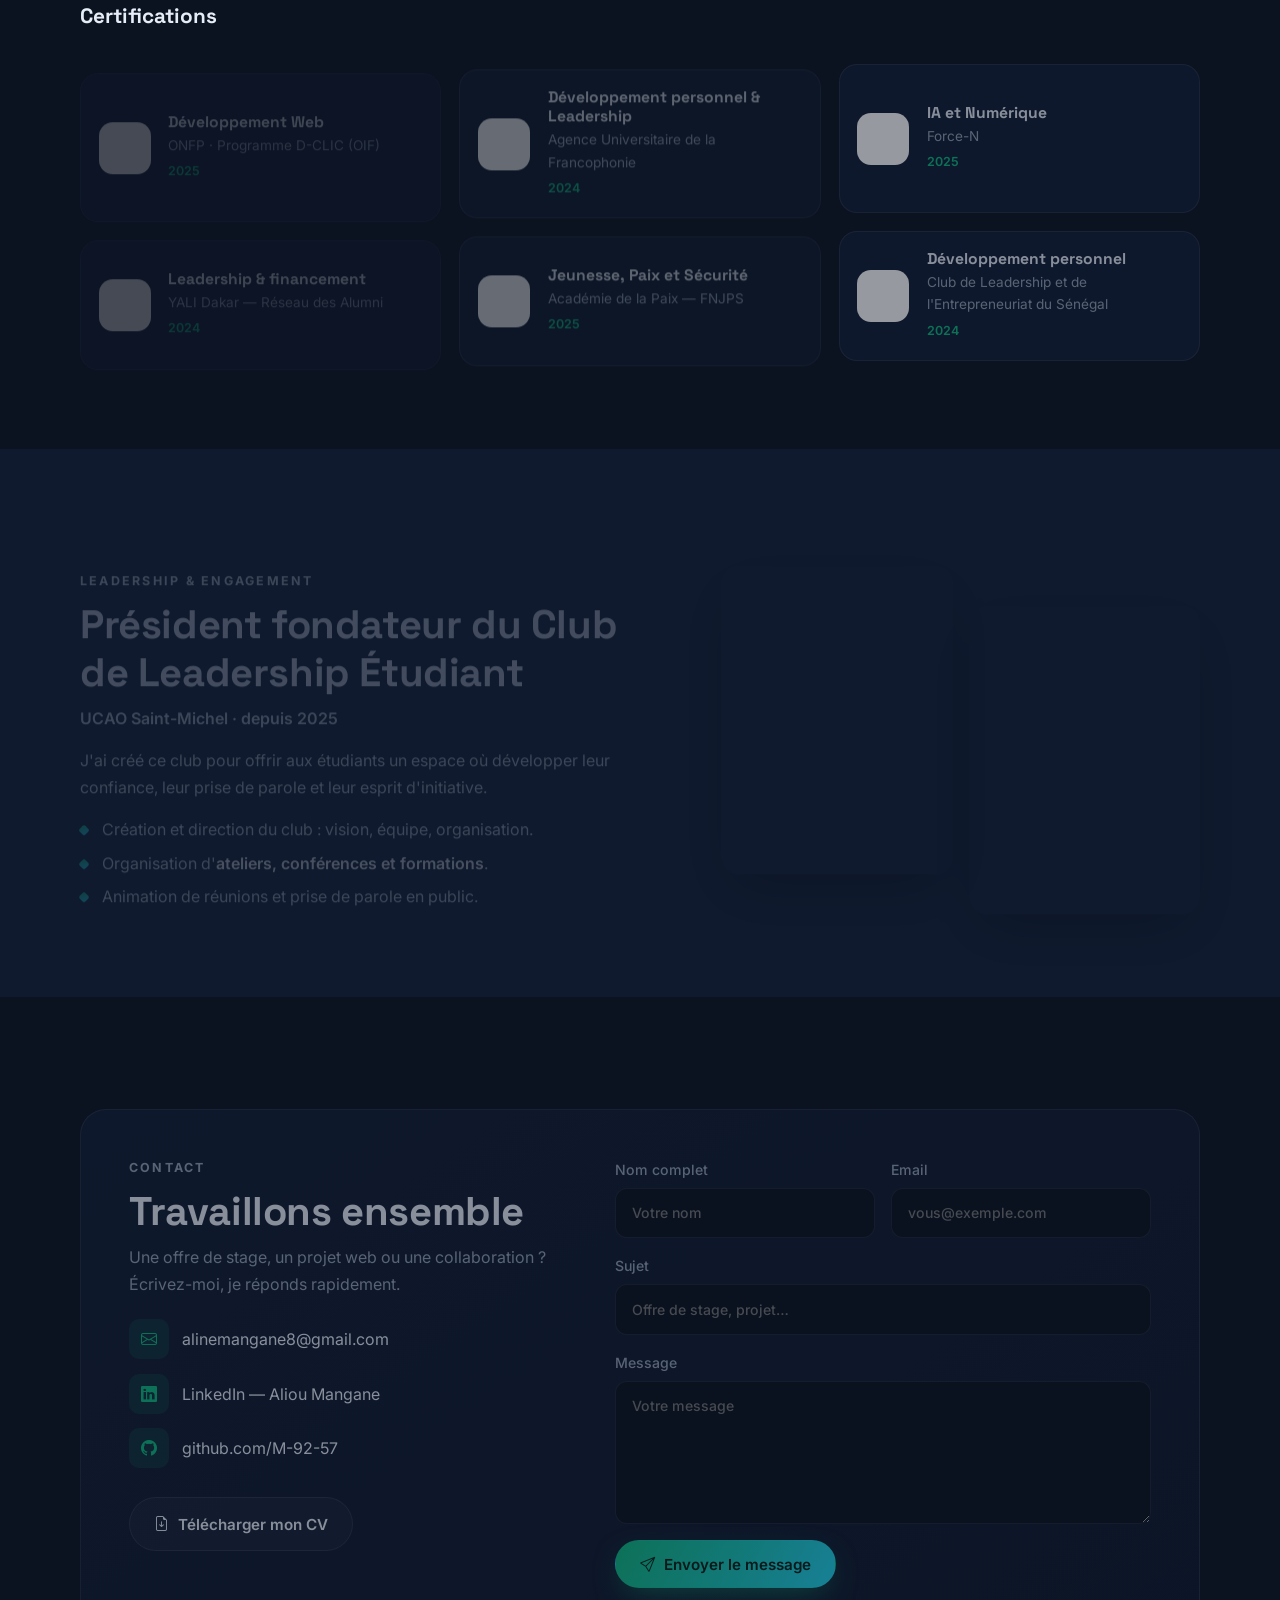
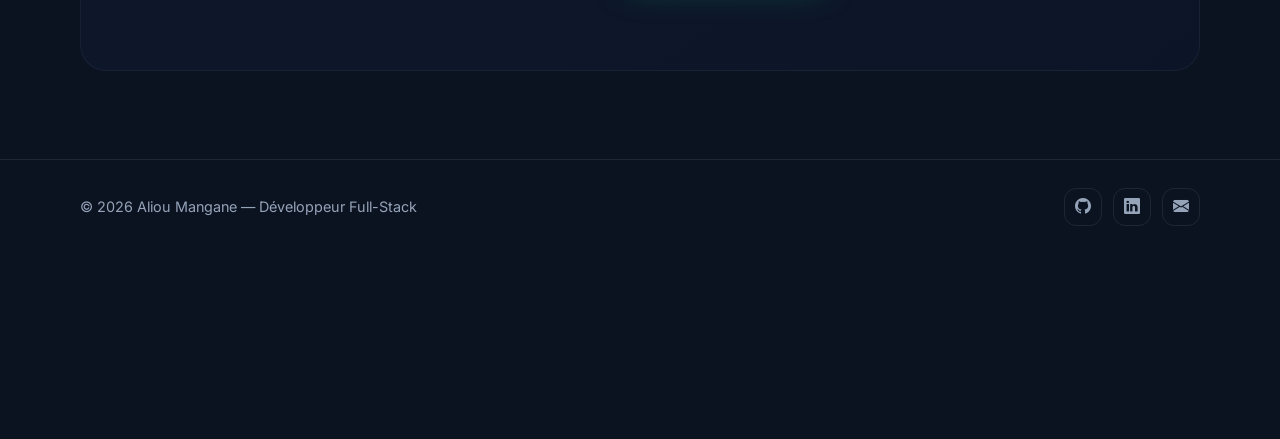
<file: portfolio-aliou-mangane/contact.html>
<!DOCTYPE html>
<html lang="fr">
<head>
  <meta charset="UTF-8" />
  <title>Aliou Mangane — Développeur Full-Stack</title>
  <meta http-equiv="refresh" content="0; url=index.html#contact" />
  <link rel="canonical" href="index.html#contact" />
</head>
<body>
  <p>Cette page a été déplacée : <a href="index.html#contact">continuer vers le portfolio</a>.</p>
</body>
</html>
</file>
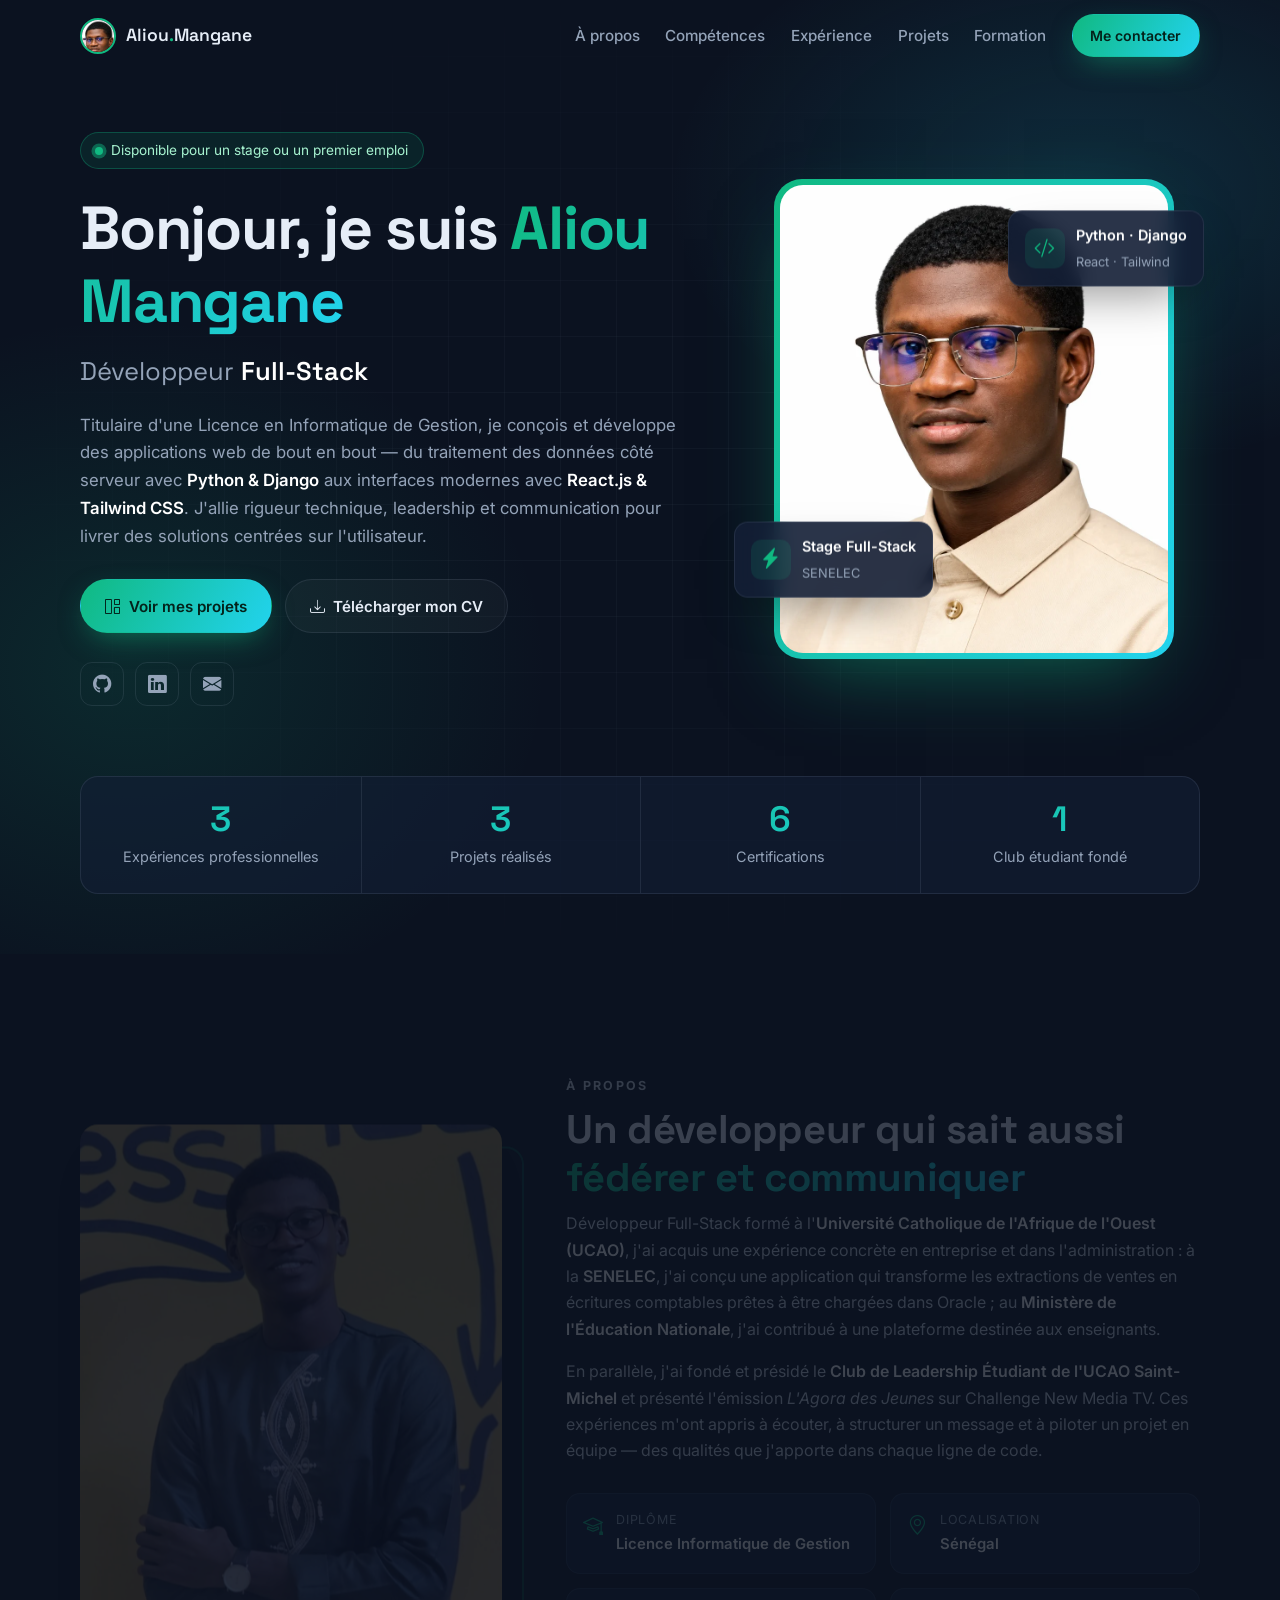
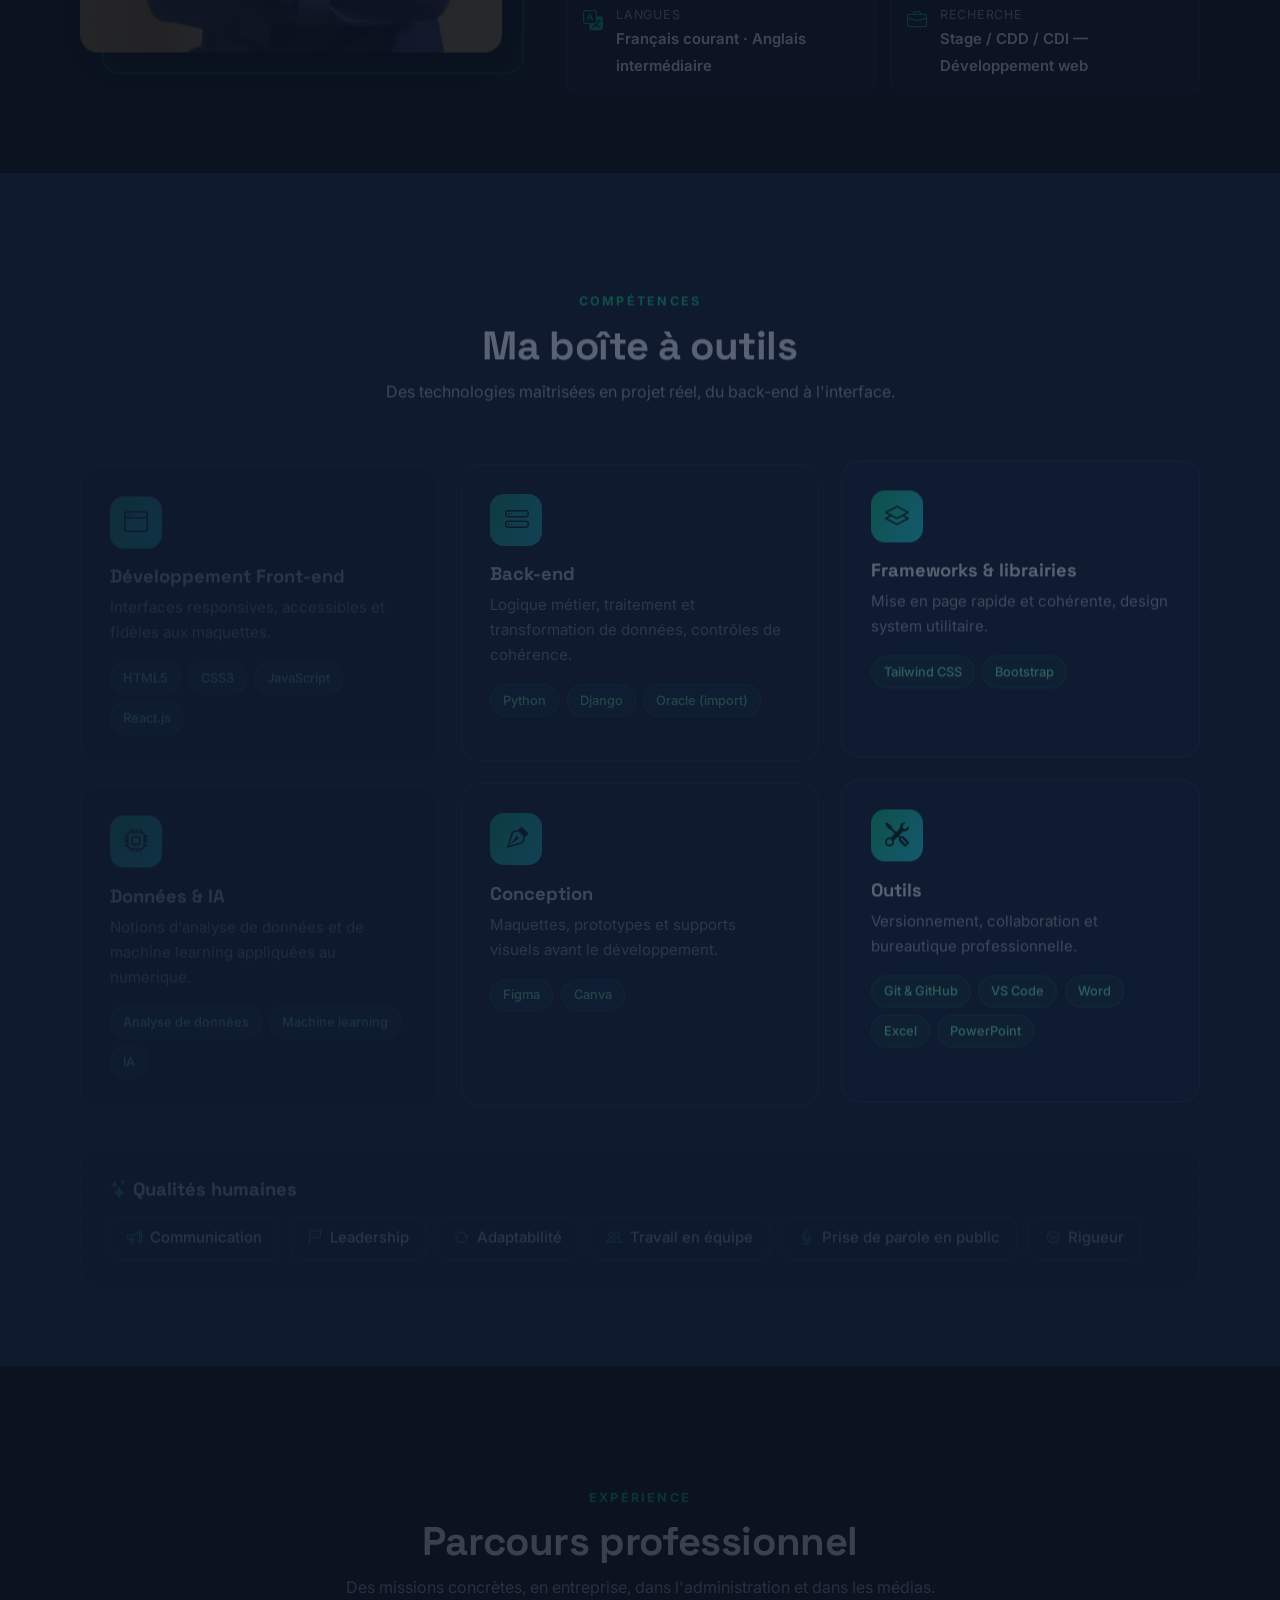
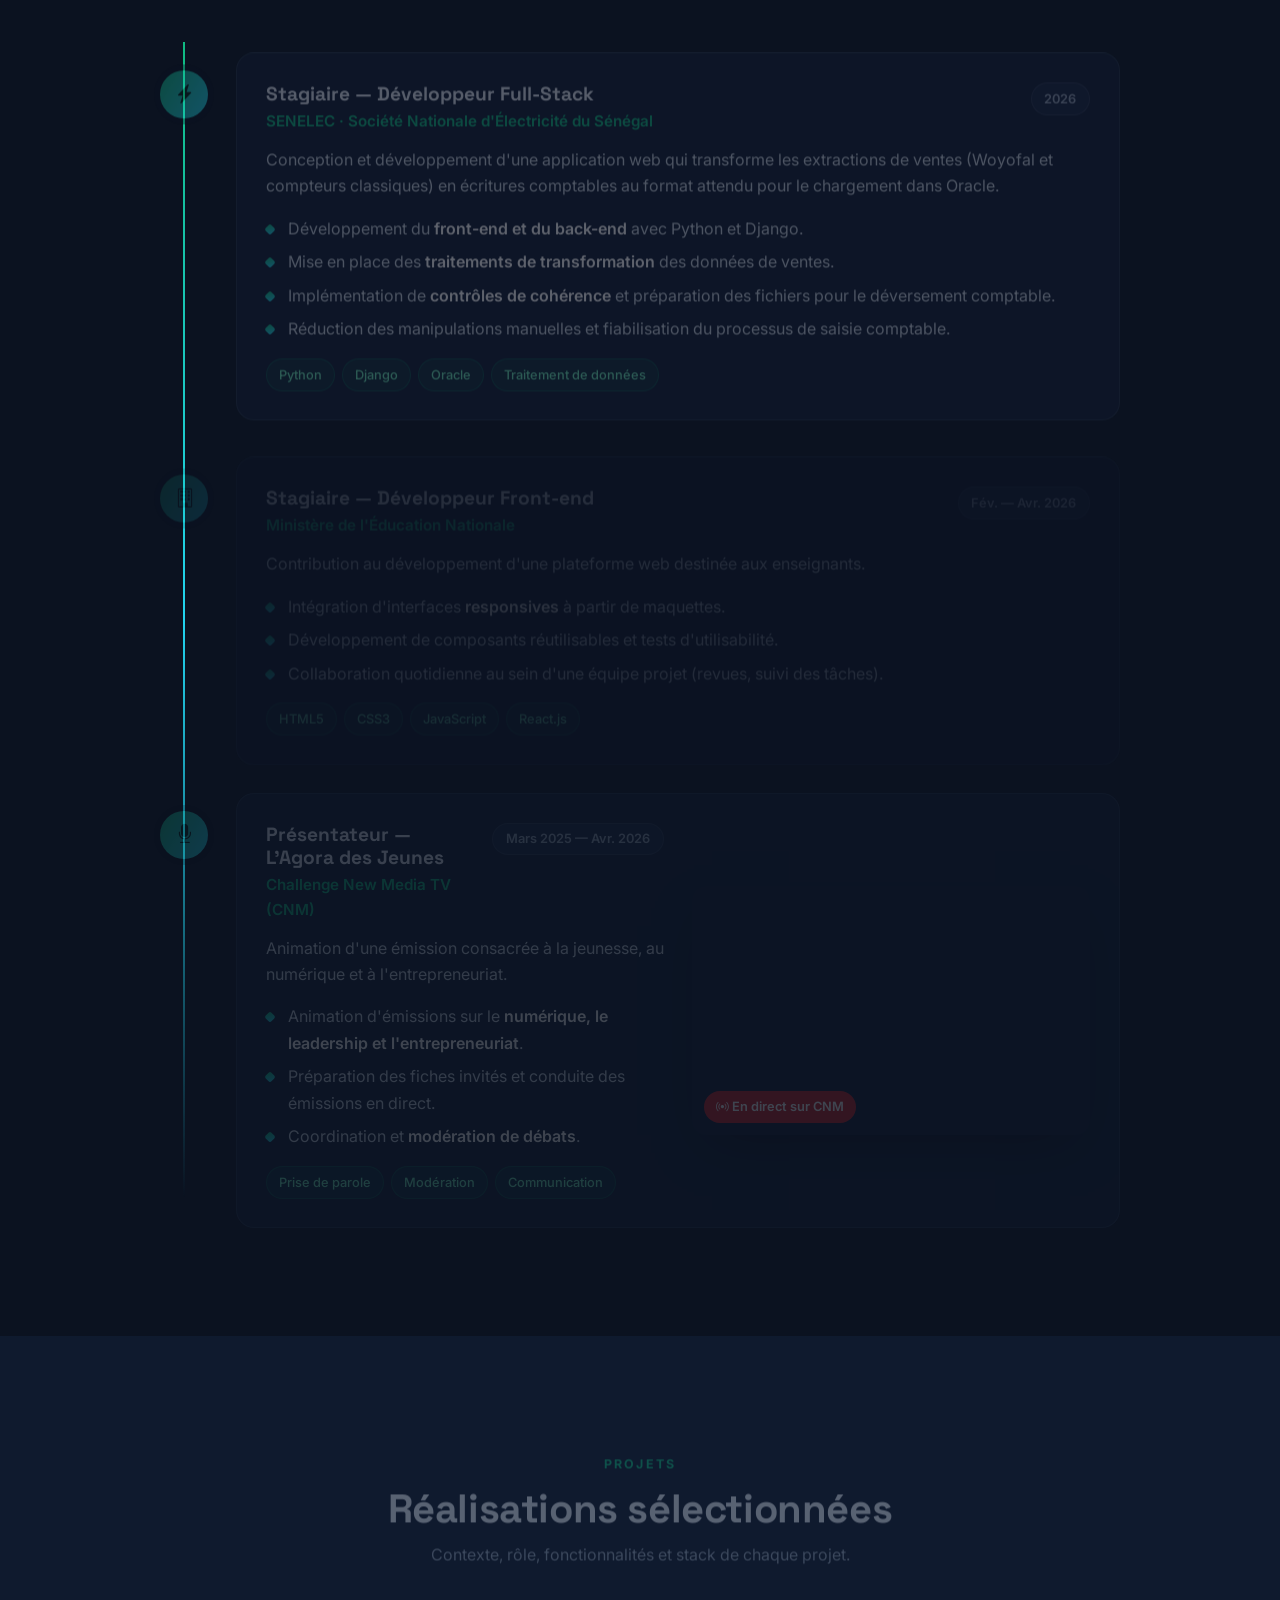
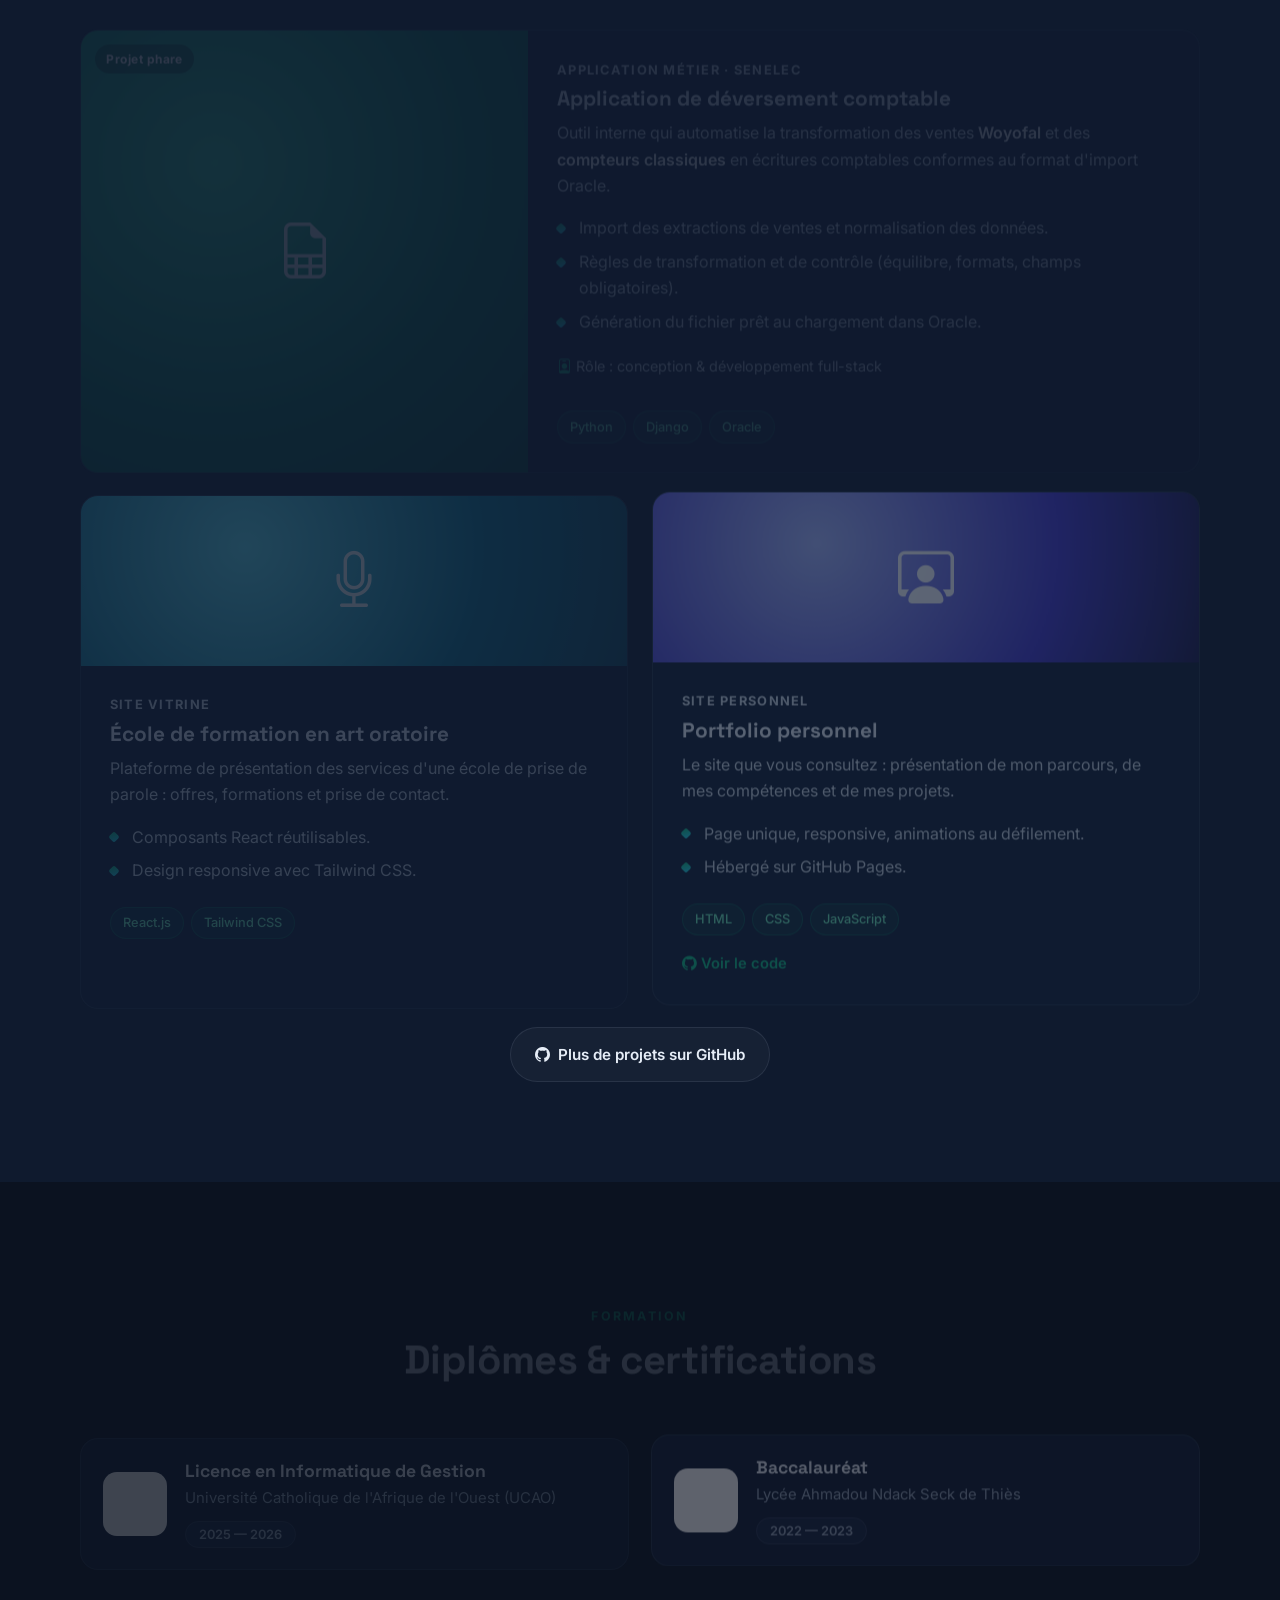
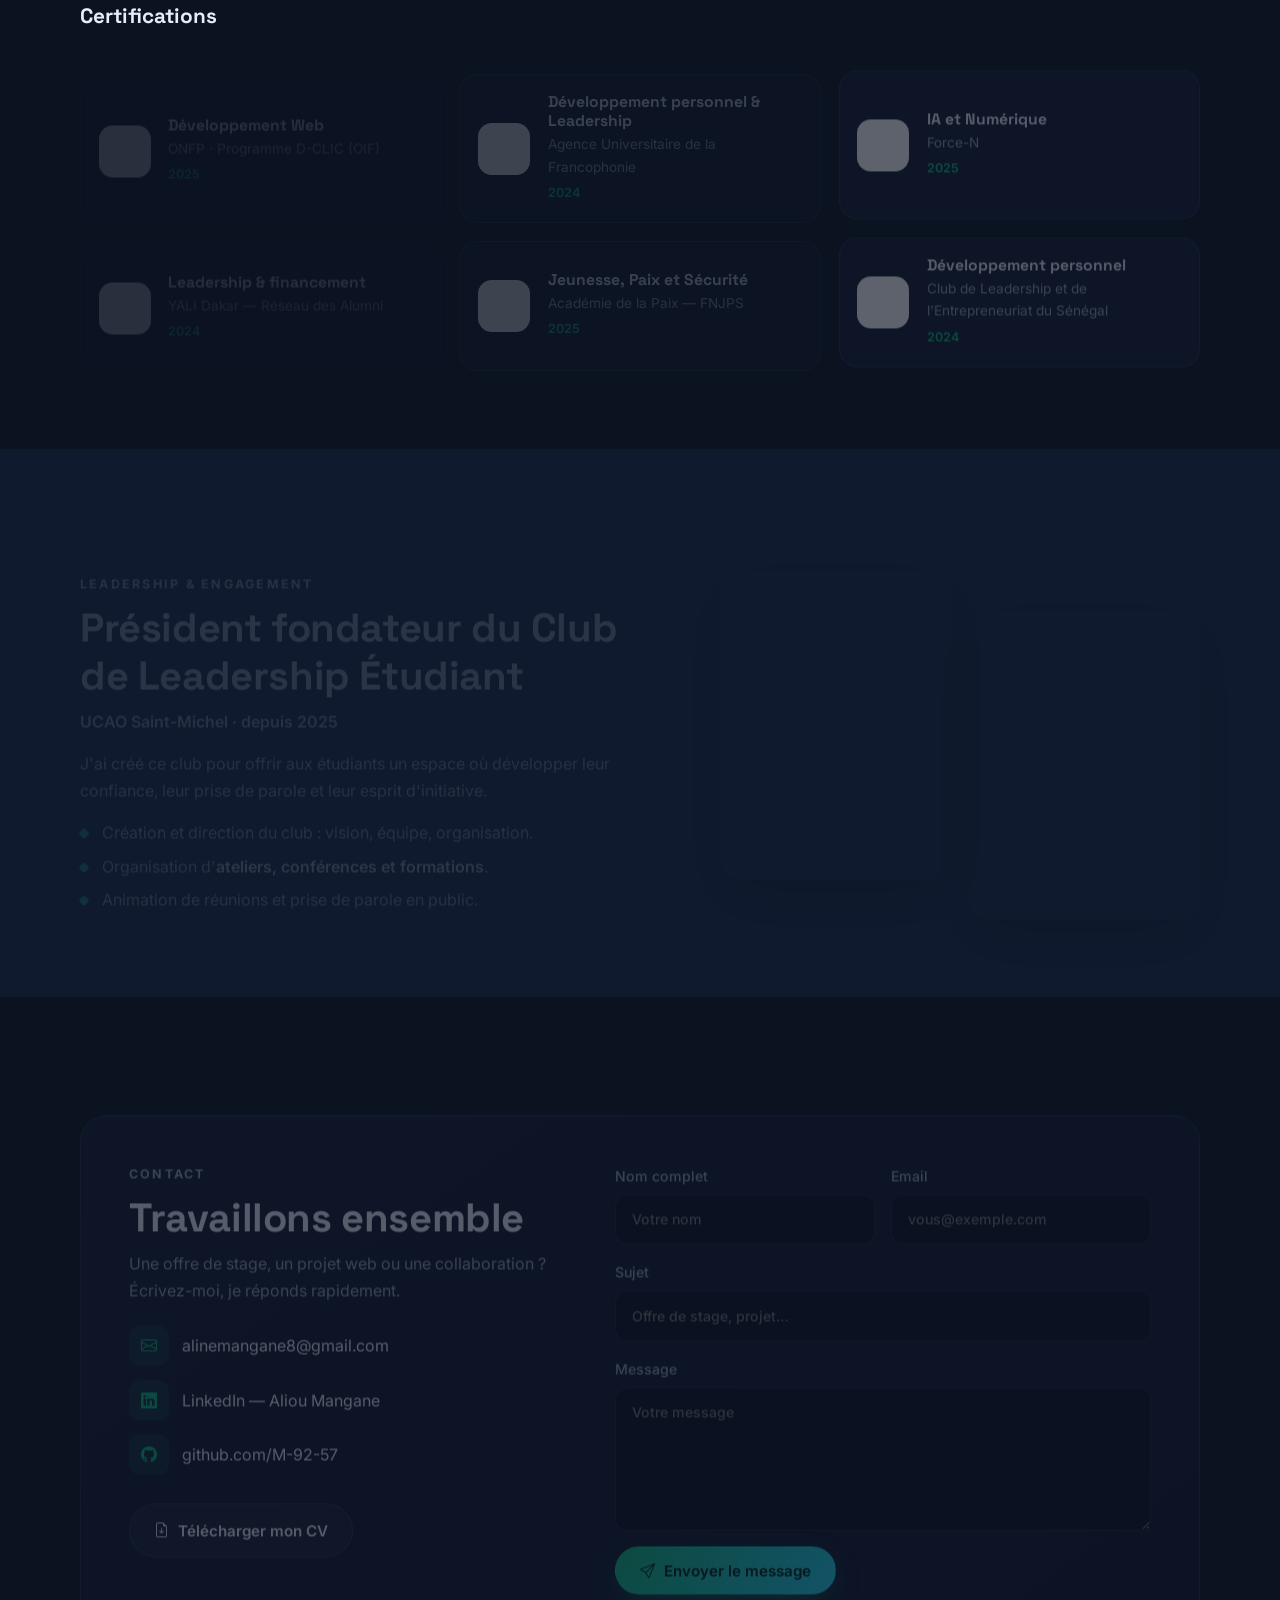
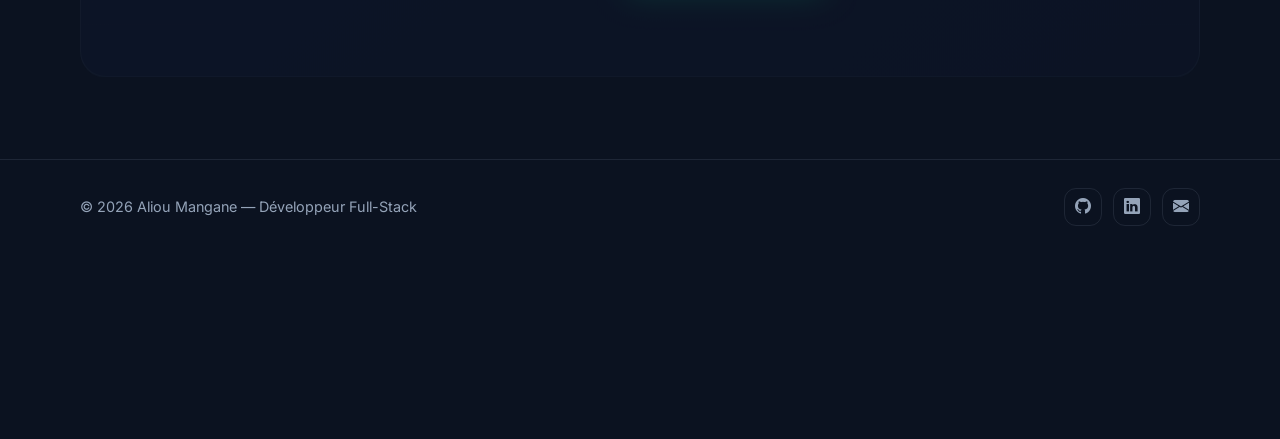
<file: portfolio-aliou-mangane/experience.html>
<!DOCTYPE html>
<html lang="fr">
<head>
  <meta charset="UTF-8" />
  <title>Aliou Mangane — Développeur Full-Stack</title>
  <meta http-equiv="refresh" content="0; url=index.html#experience" />
  <link rel="canonical" href="index.html#experience" />
</head>
<body>
  <p>Cette page a été déplacée : <a href="index.html#experience">continuer vers le portfolio</a>.</p>
</body>
</html>
</file>
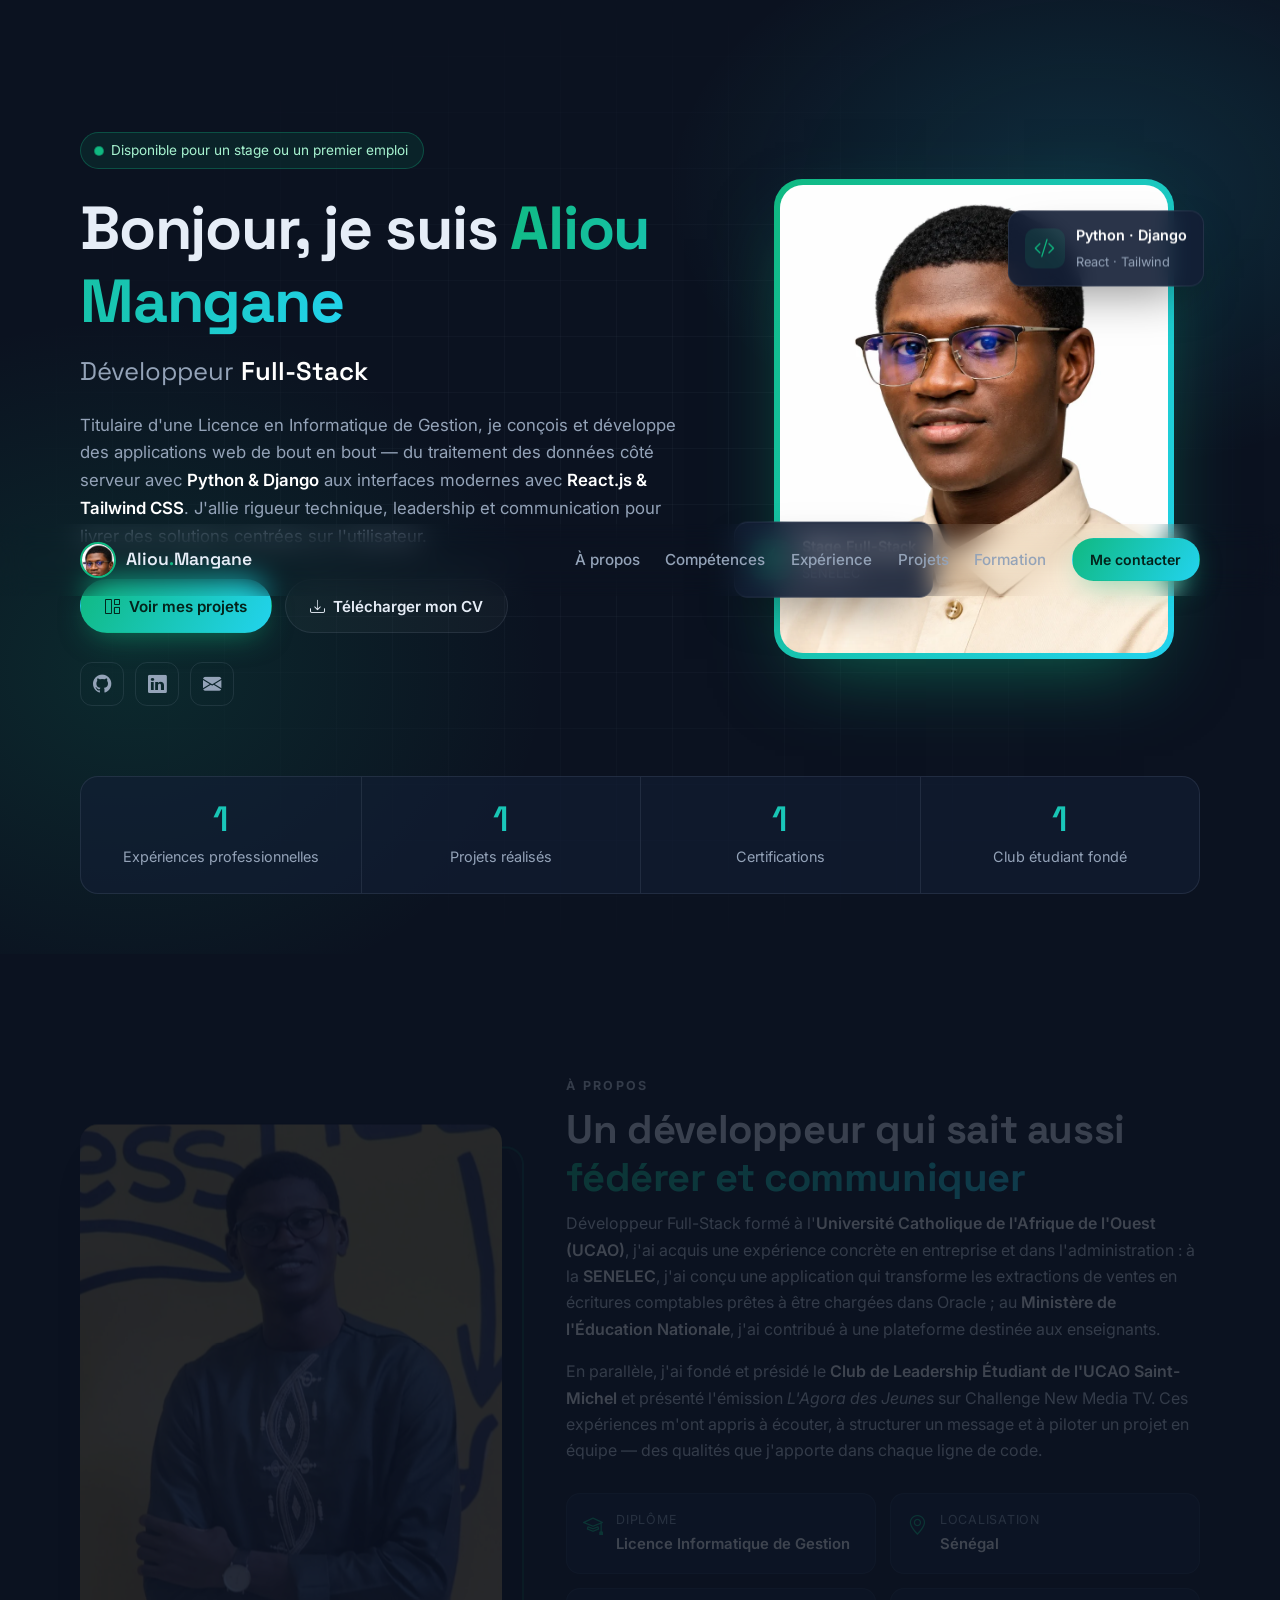
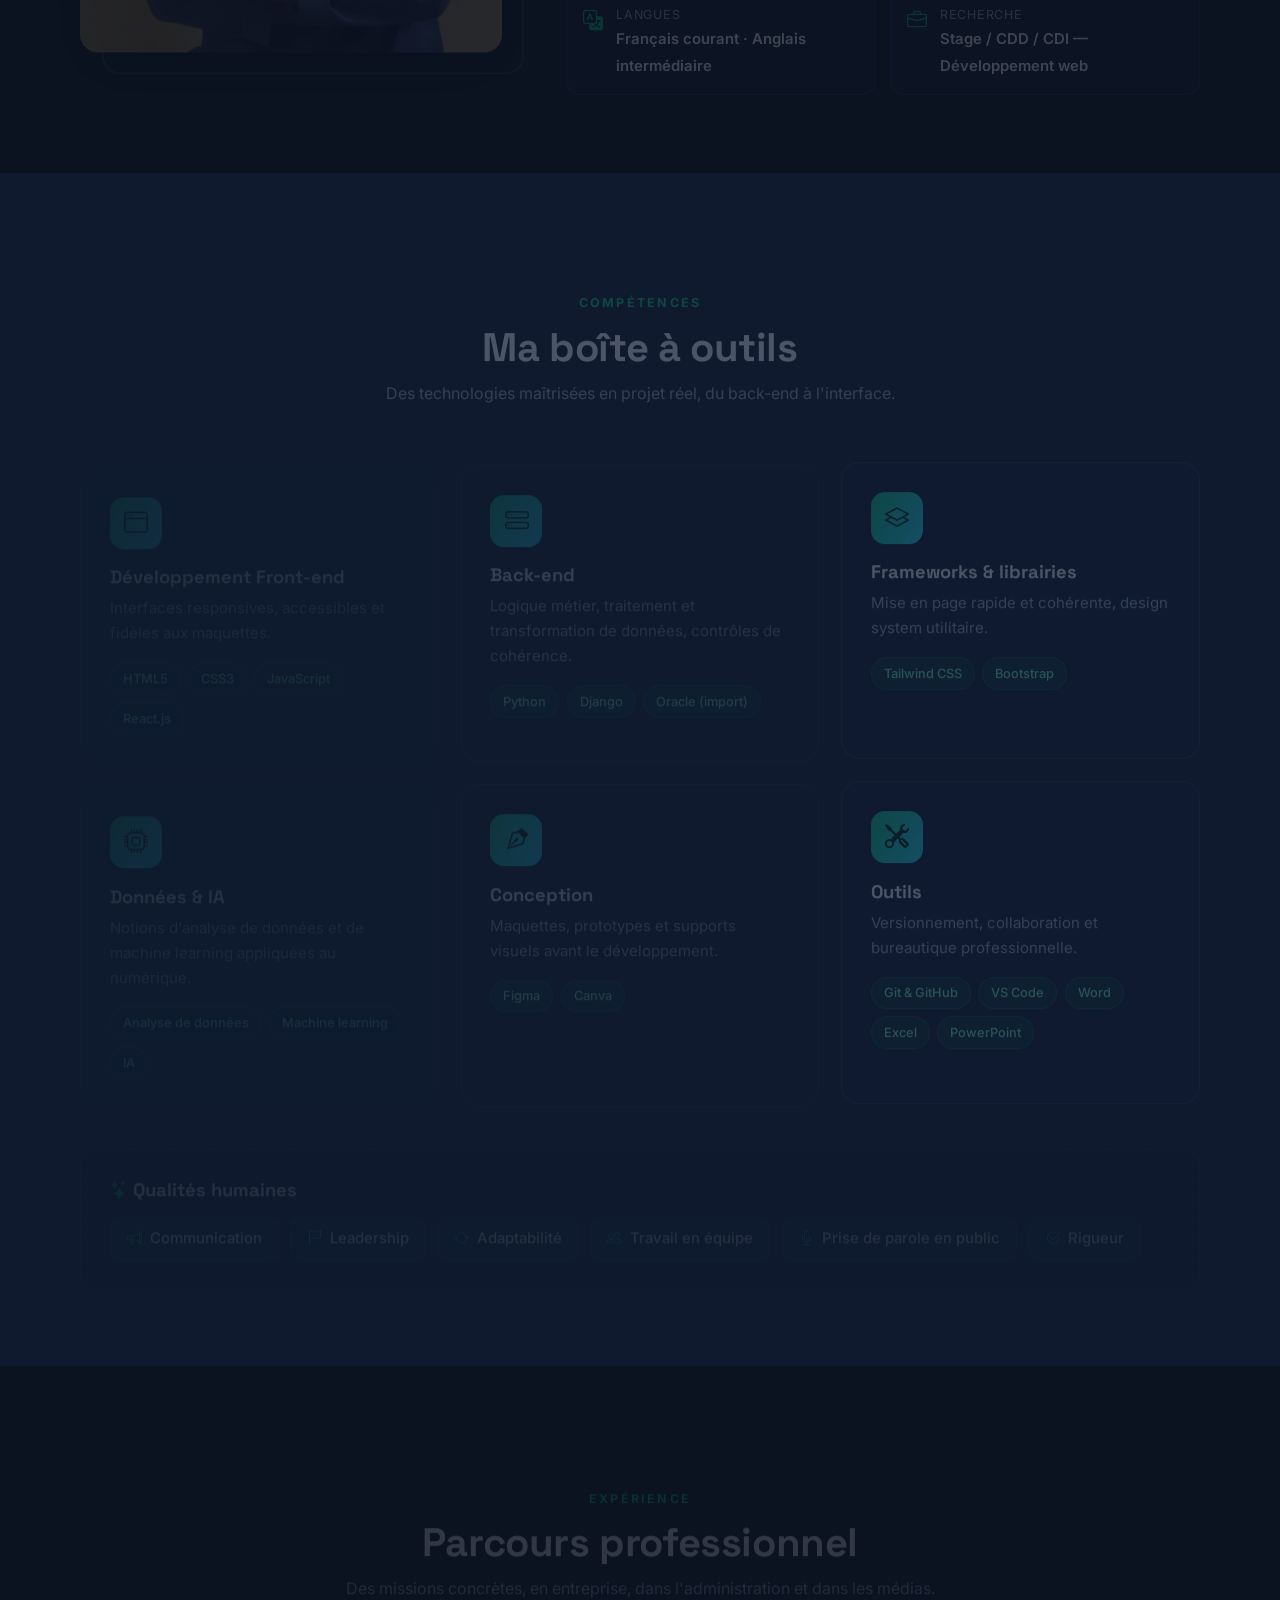
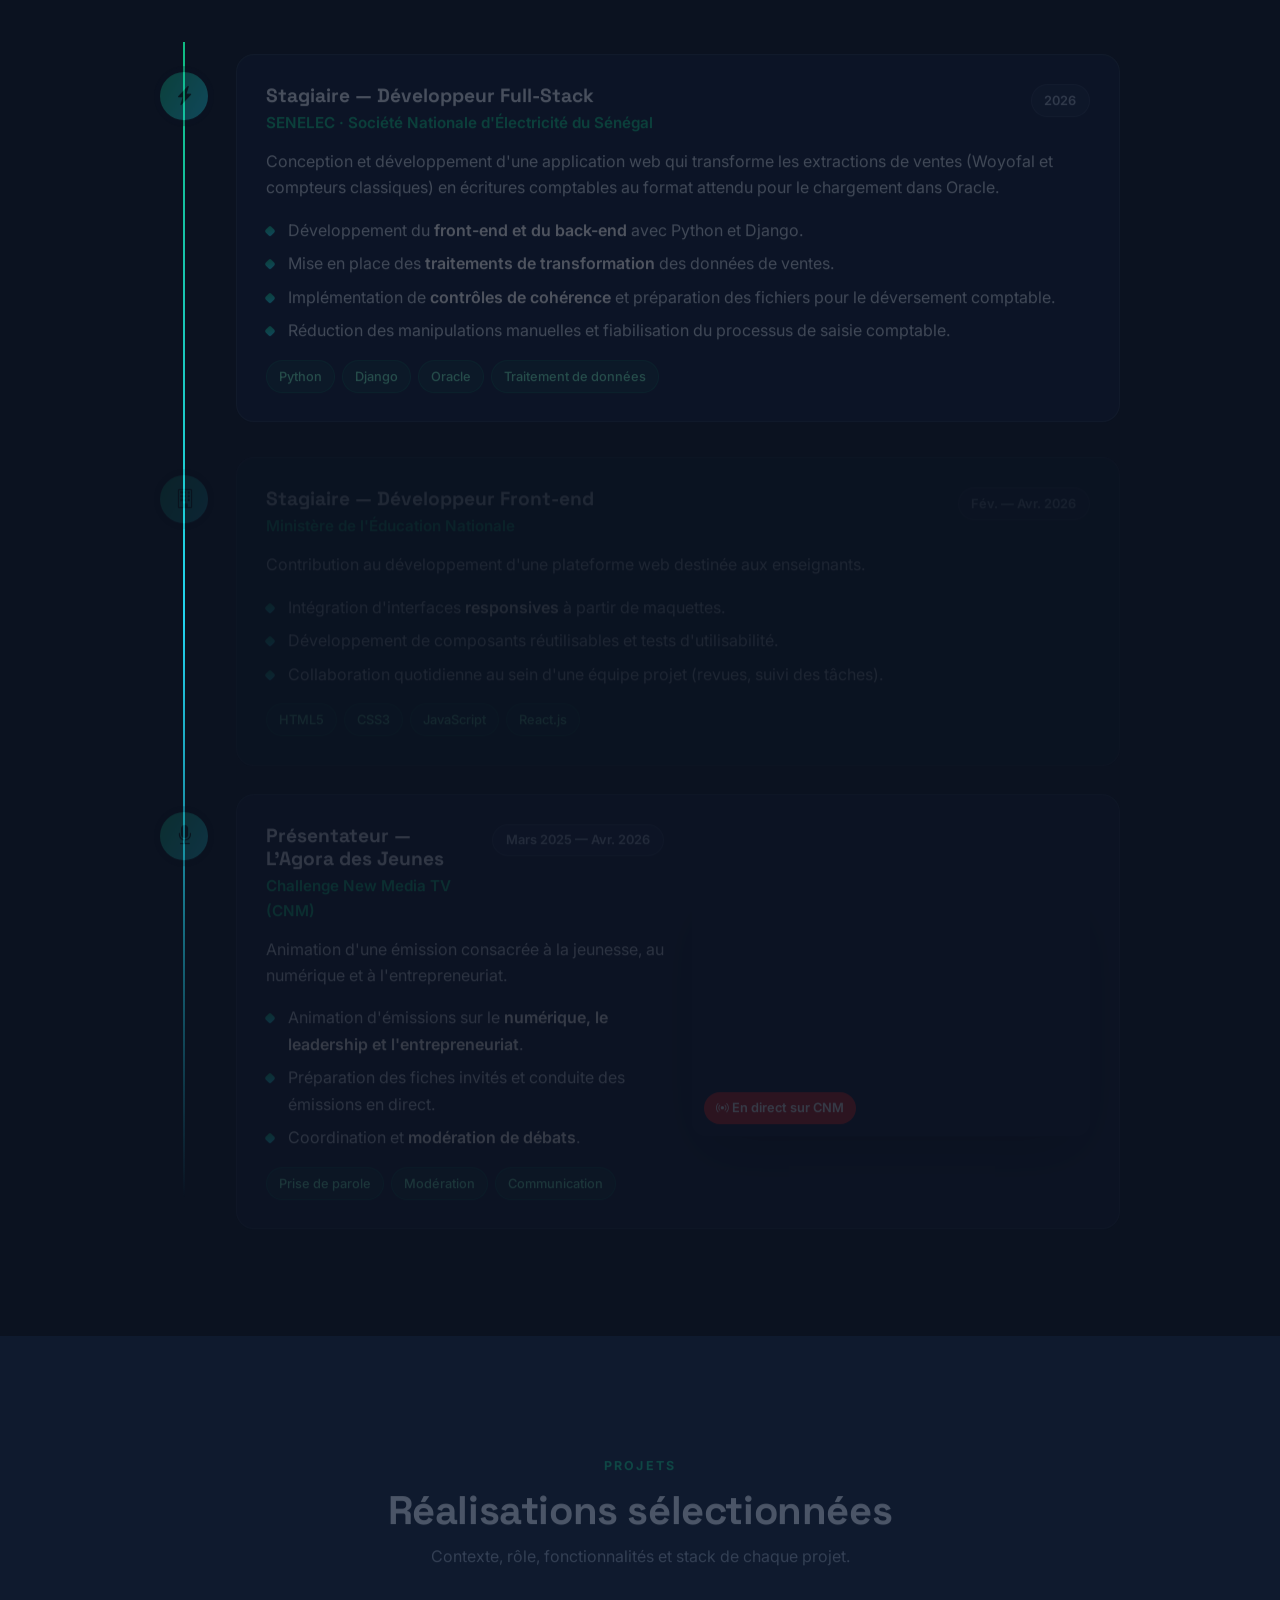
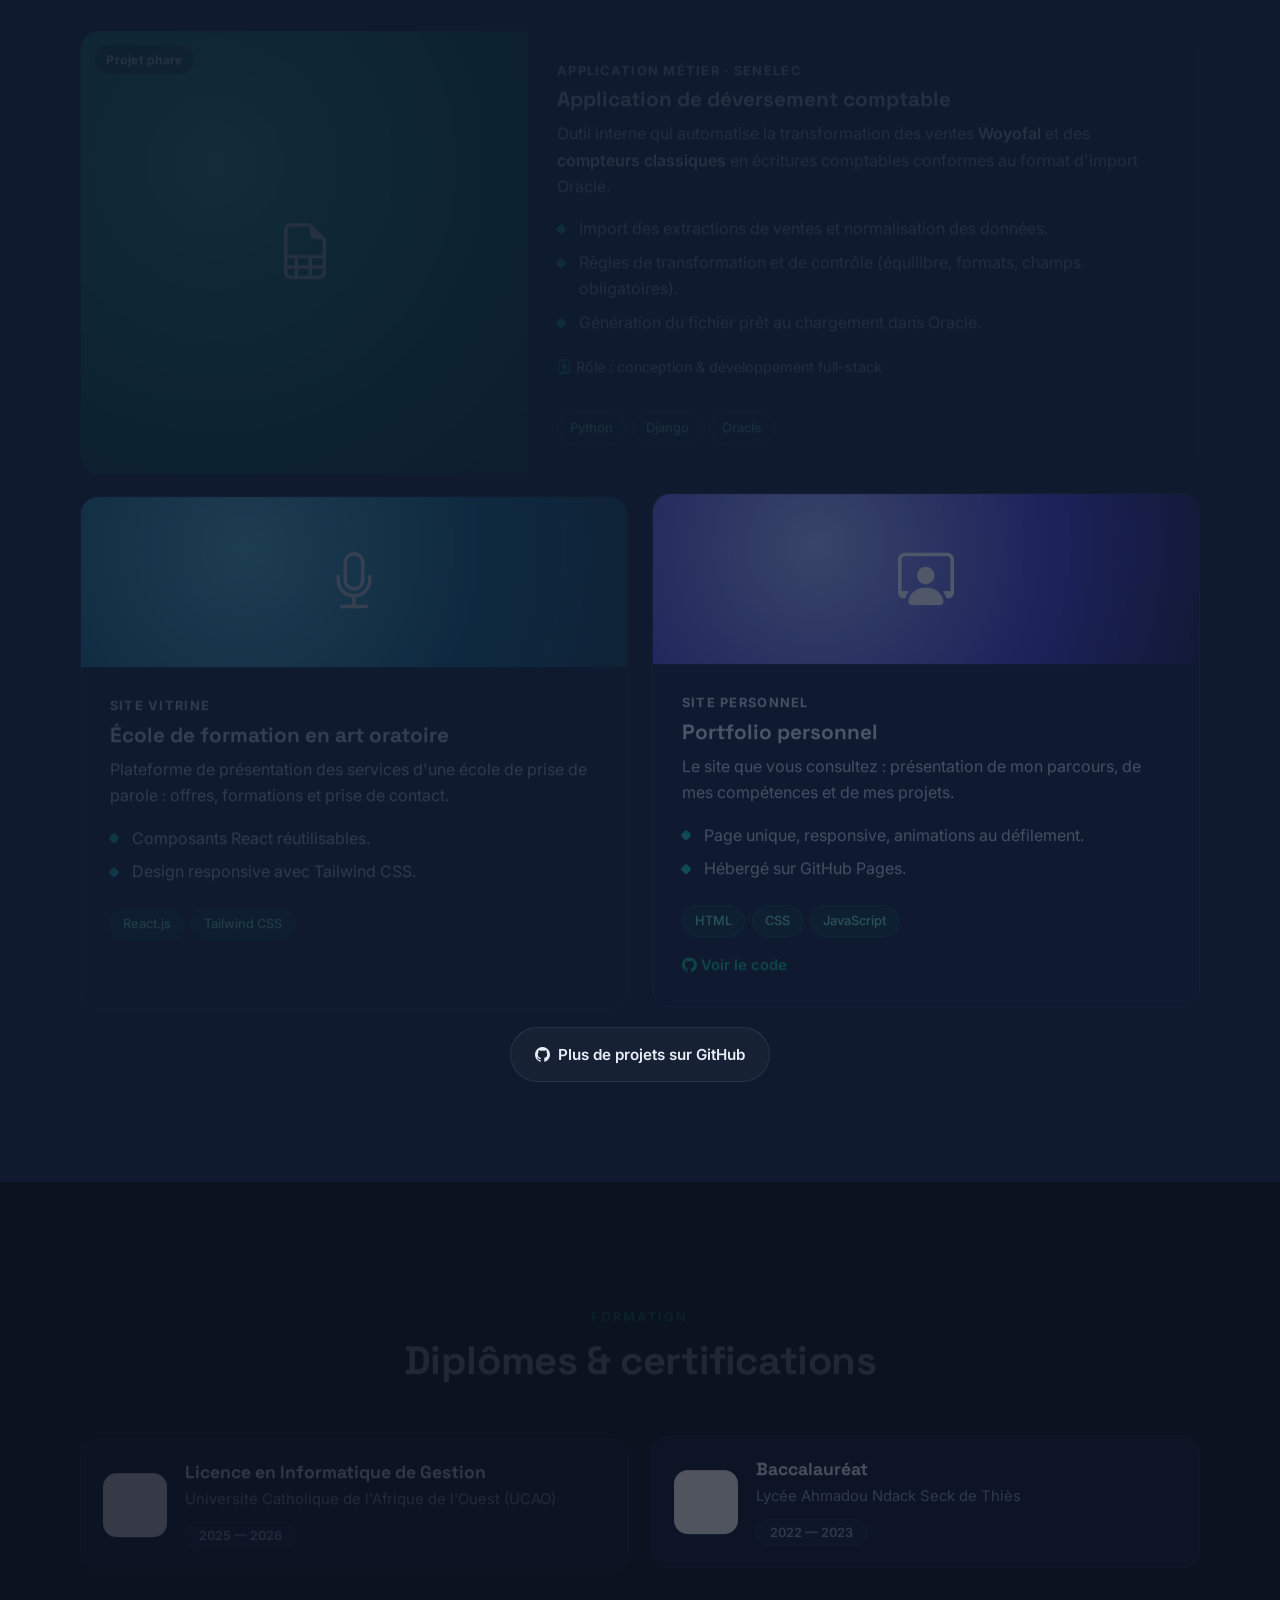
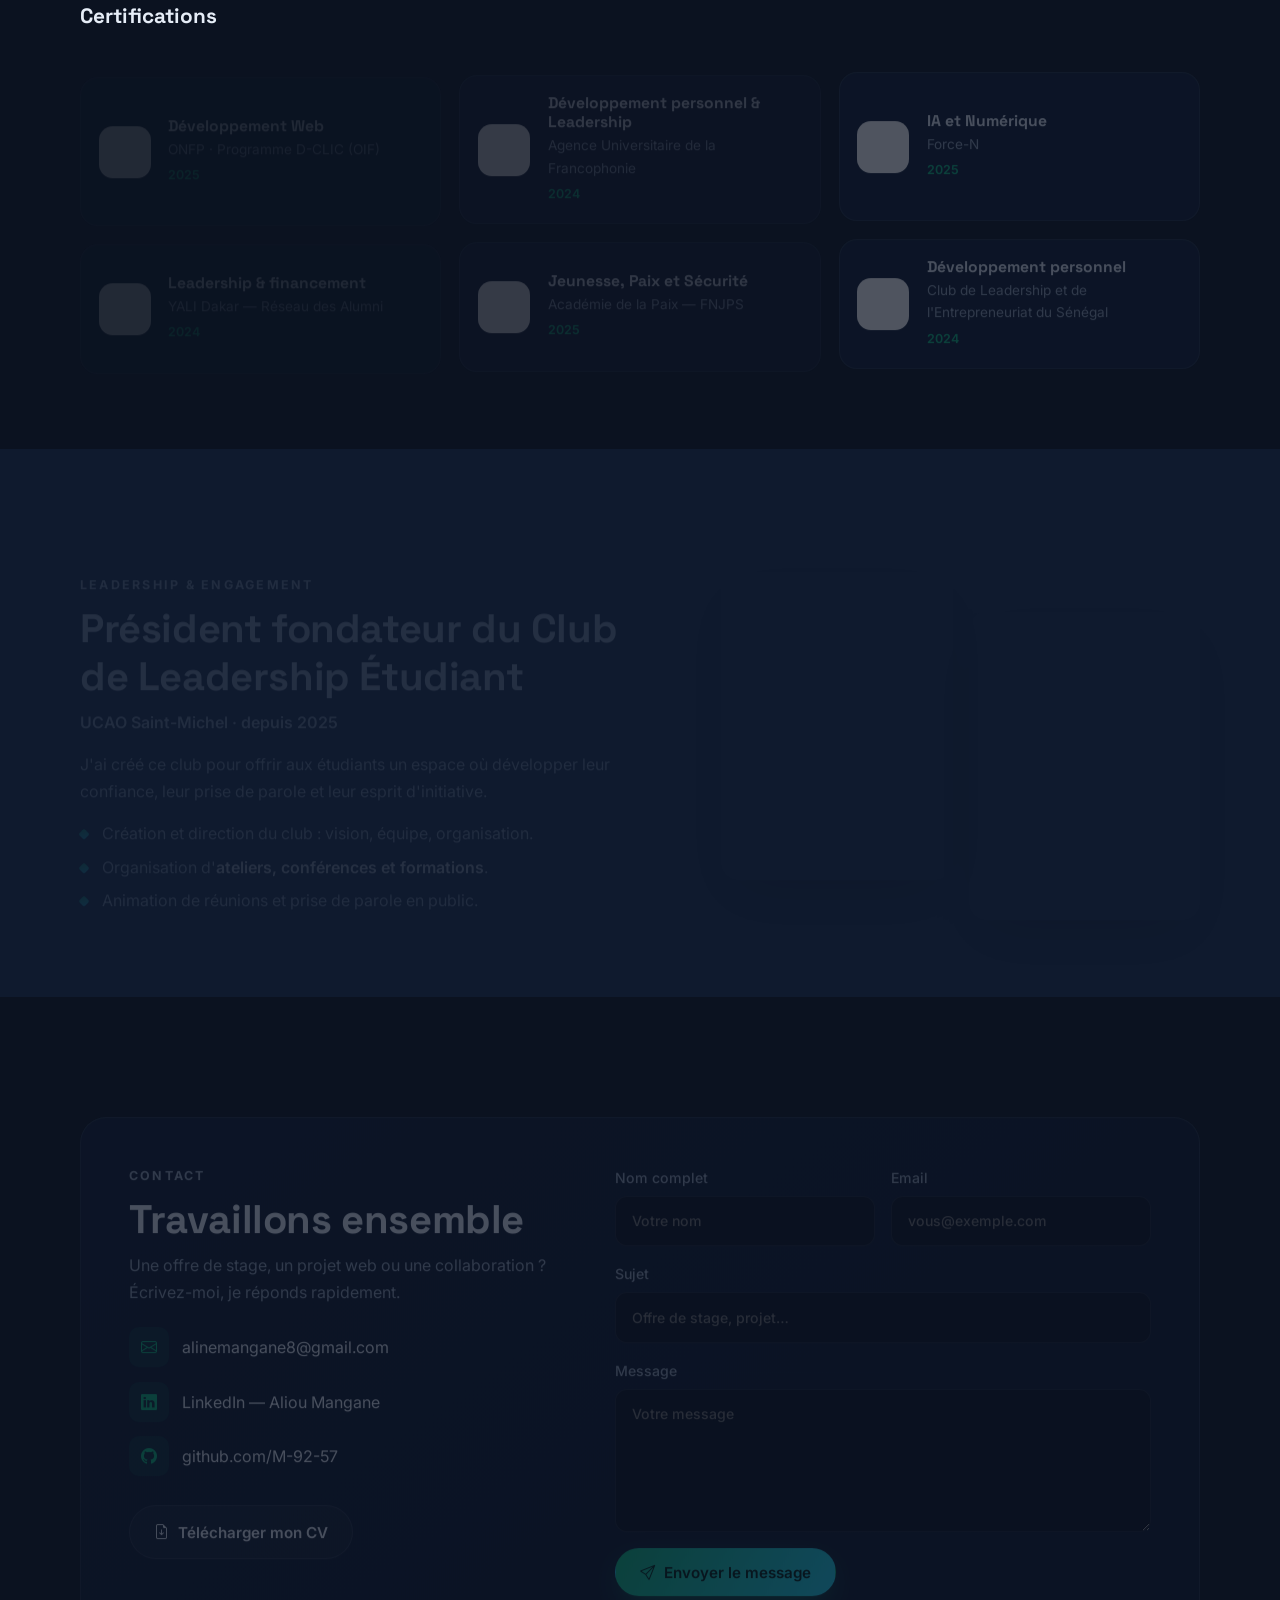
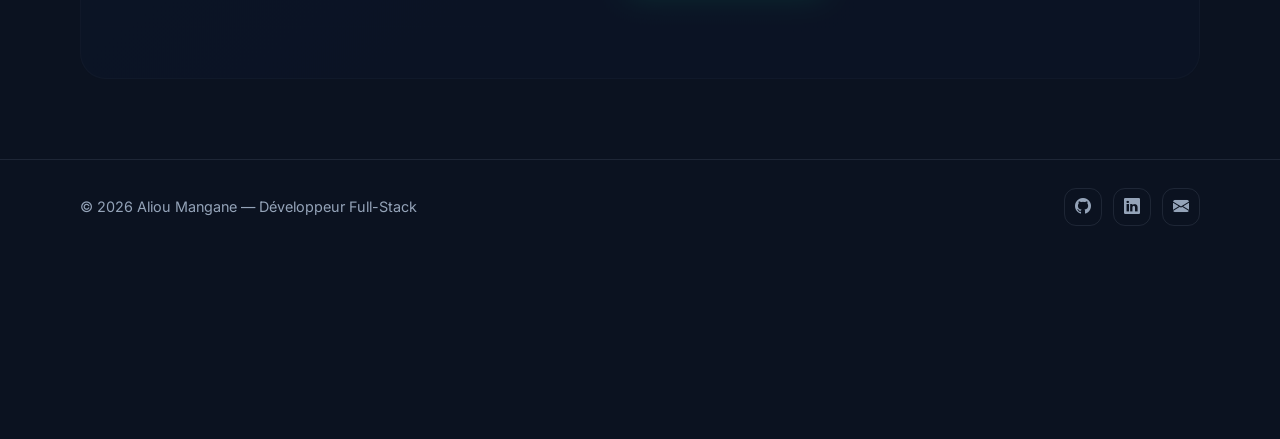
<file: portfolio-aliou-mangane/formation.html>
<!DOCTYPE html>
<html lang="fr">
<head>
  <meta charset="UTF-8" />
  <title>Aliou Mangane — Développeur Full-Stack</title>
  <meta http-equiv="refresh" content="0; url=index.html#formation" />
  <link rel="canonical" href="index.html#formation" />
</head>
<body>
  <p>Cette page a été déplacée : <a href="index.html#formation">continuer vers le portfolio</a>.</p>
</body>
</html>
</file>
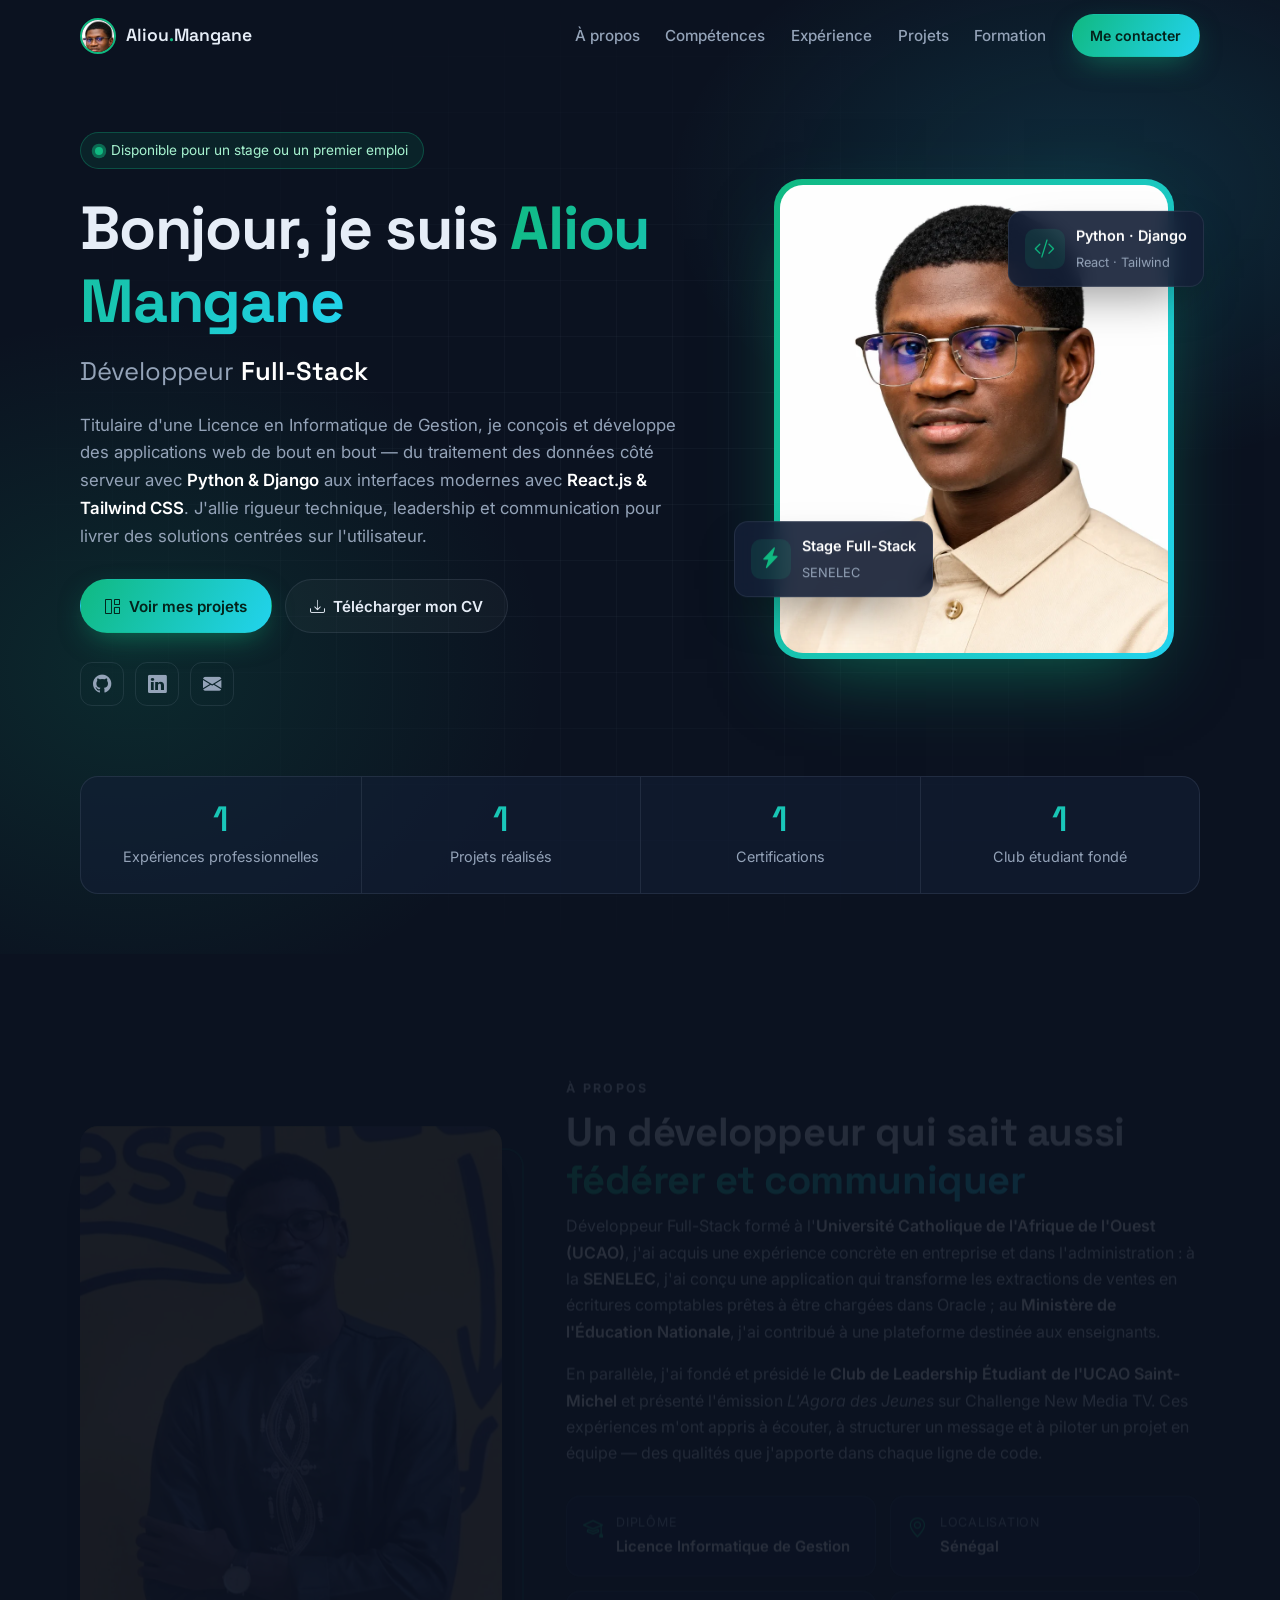
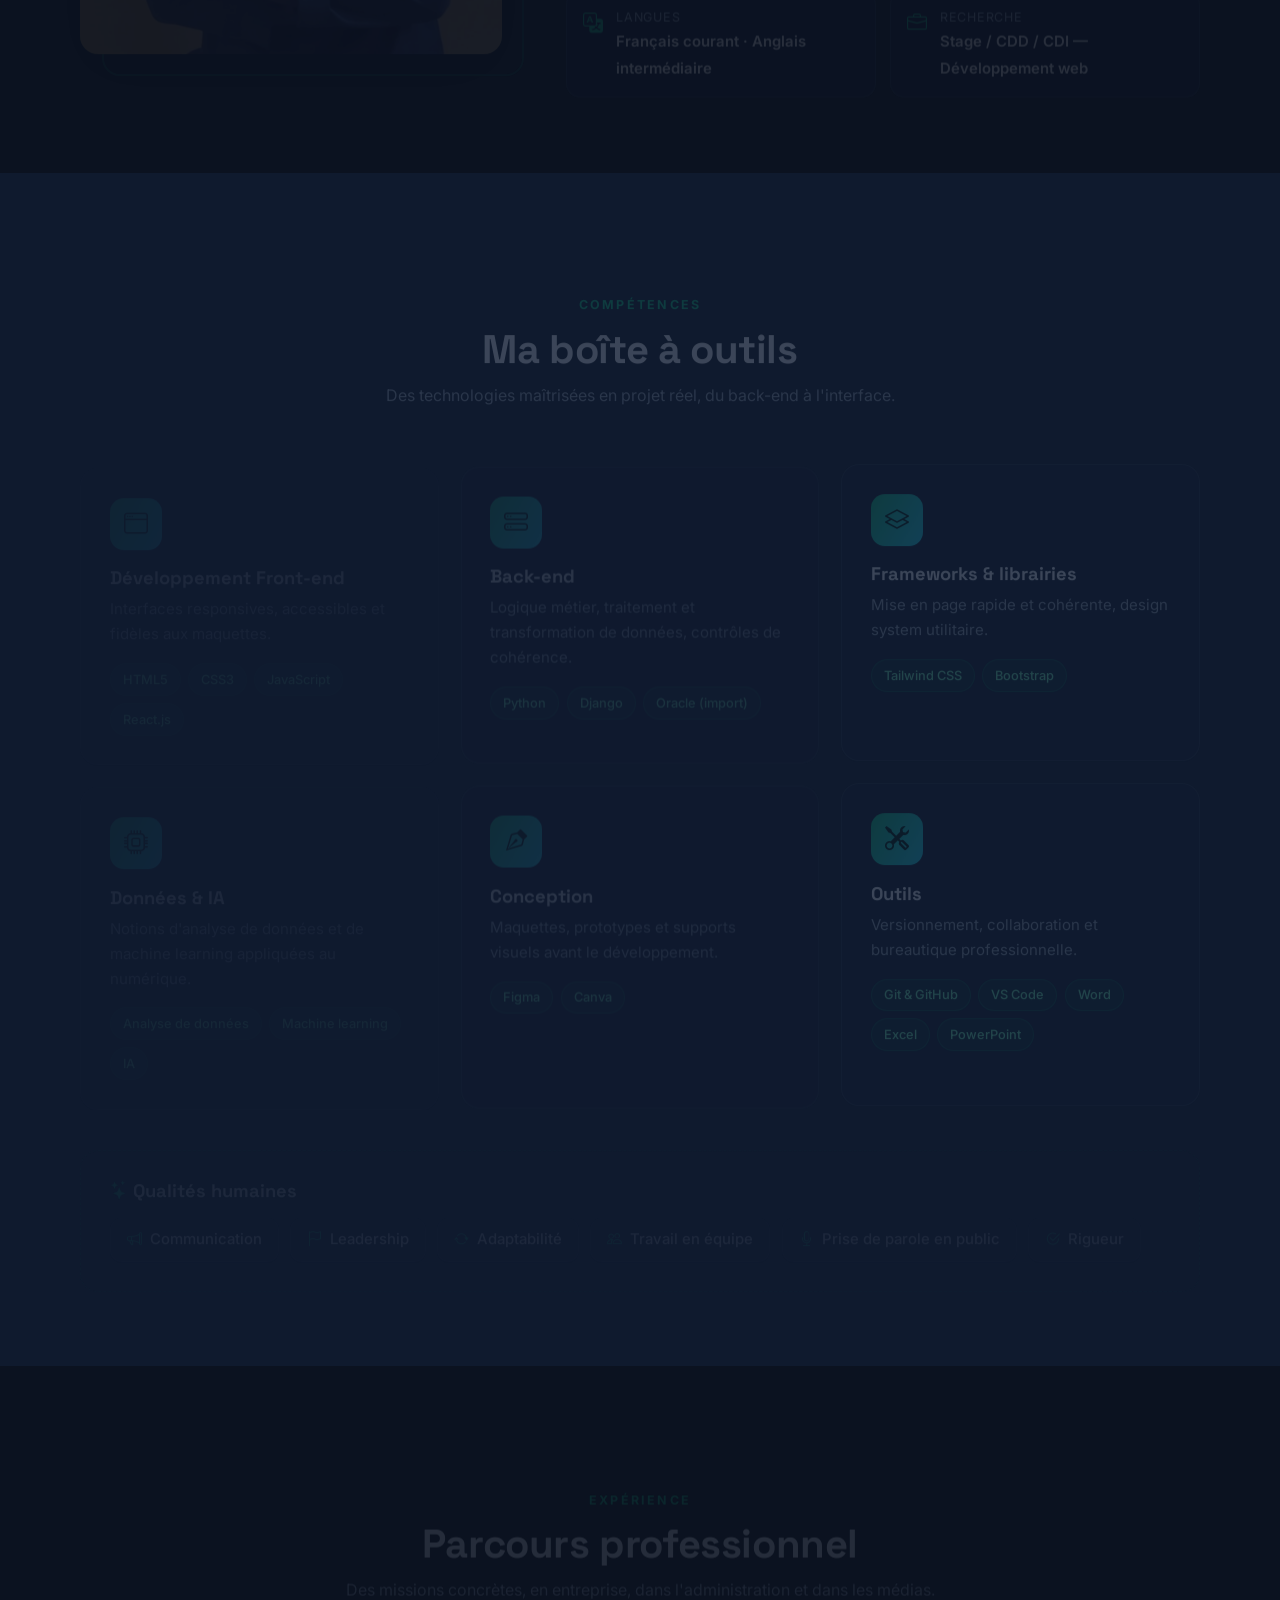
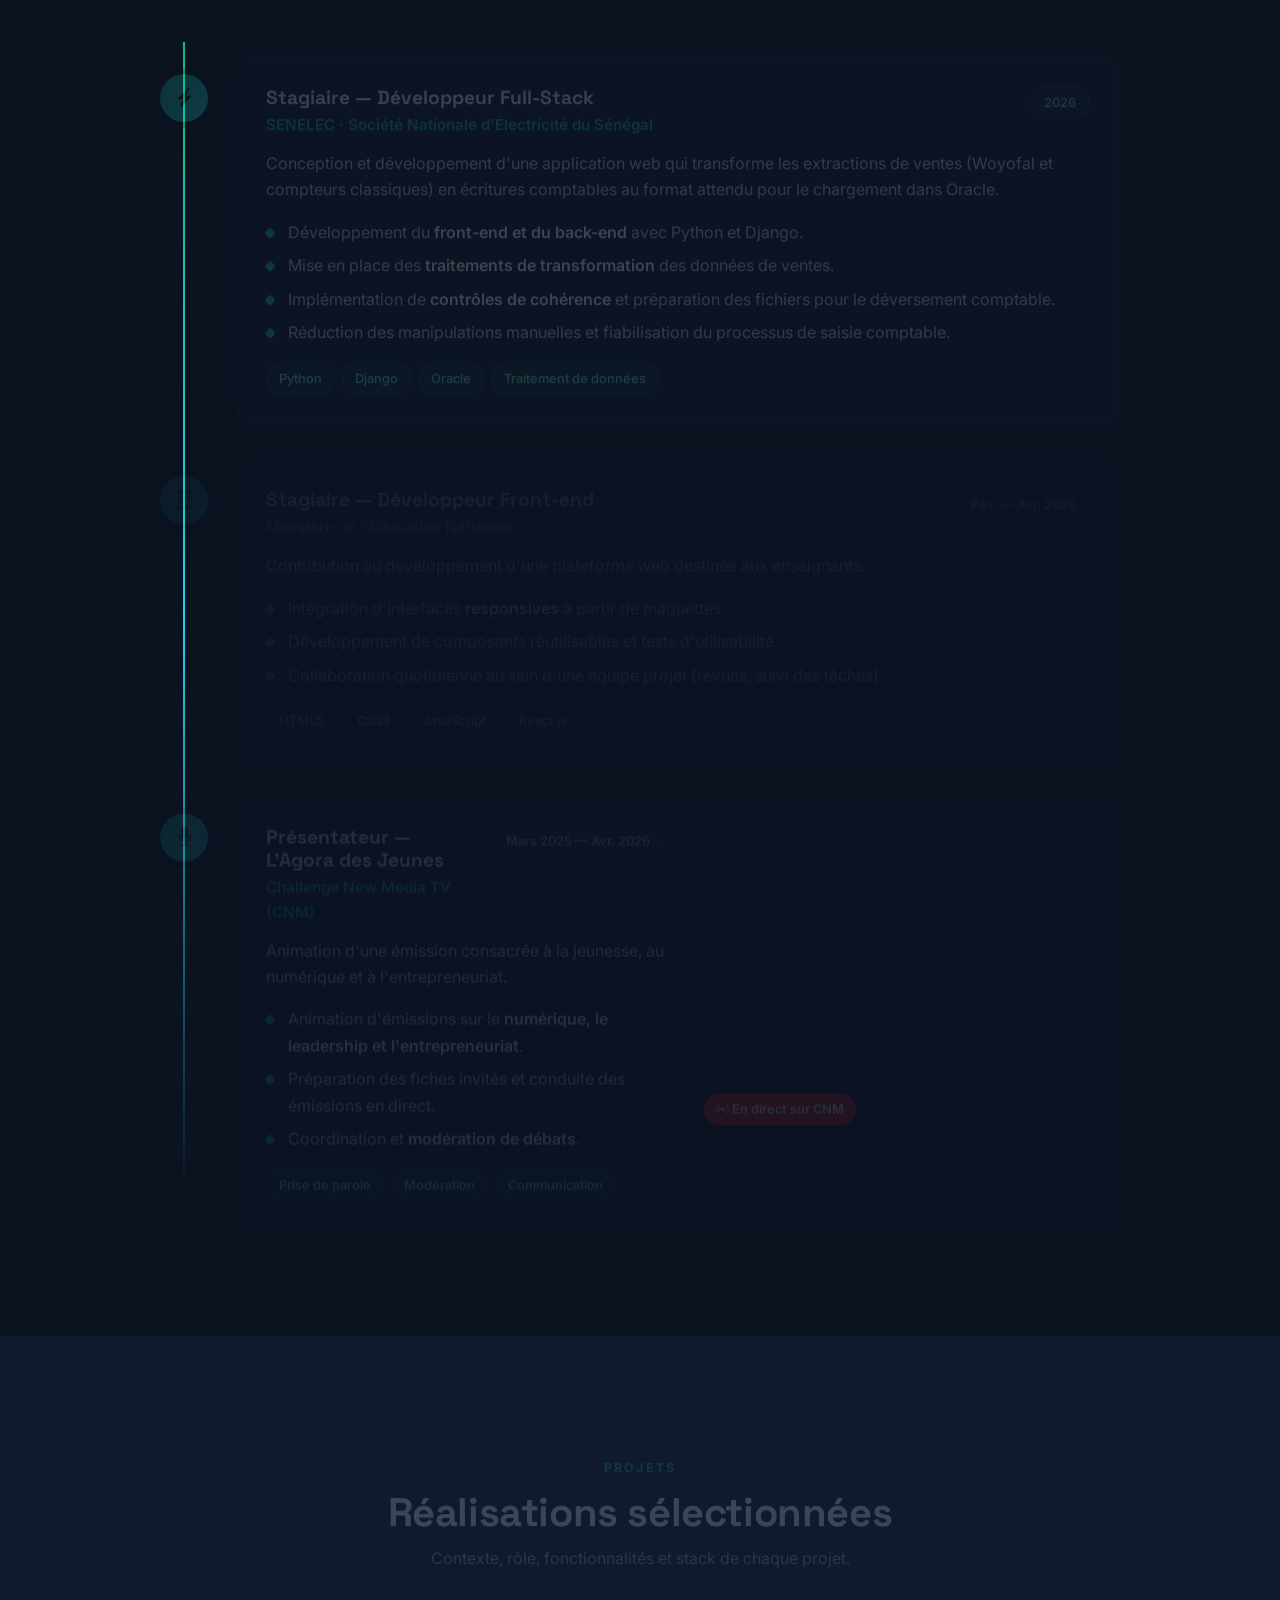
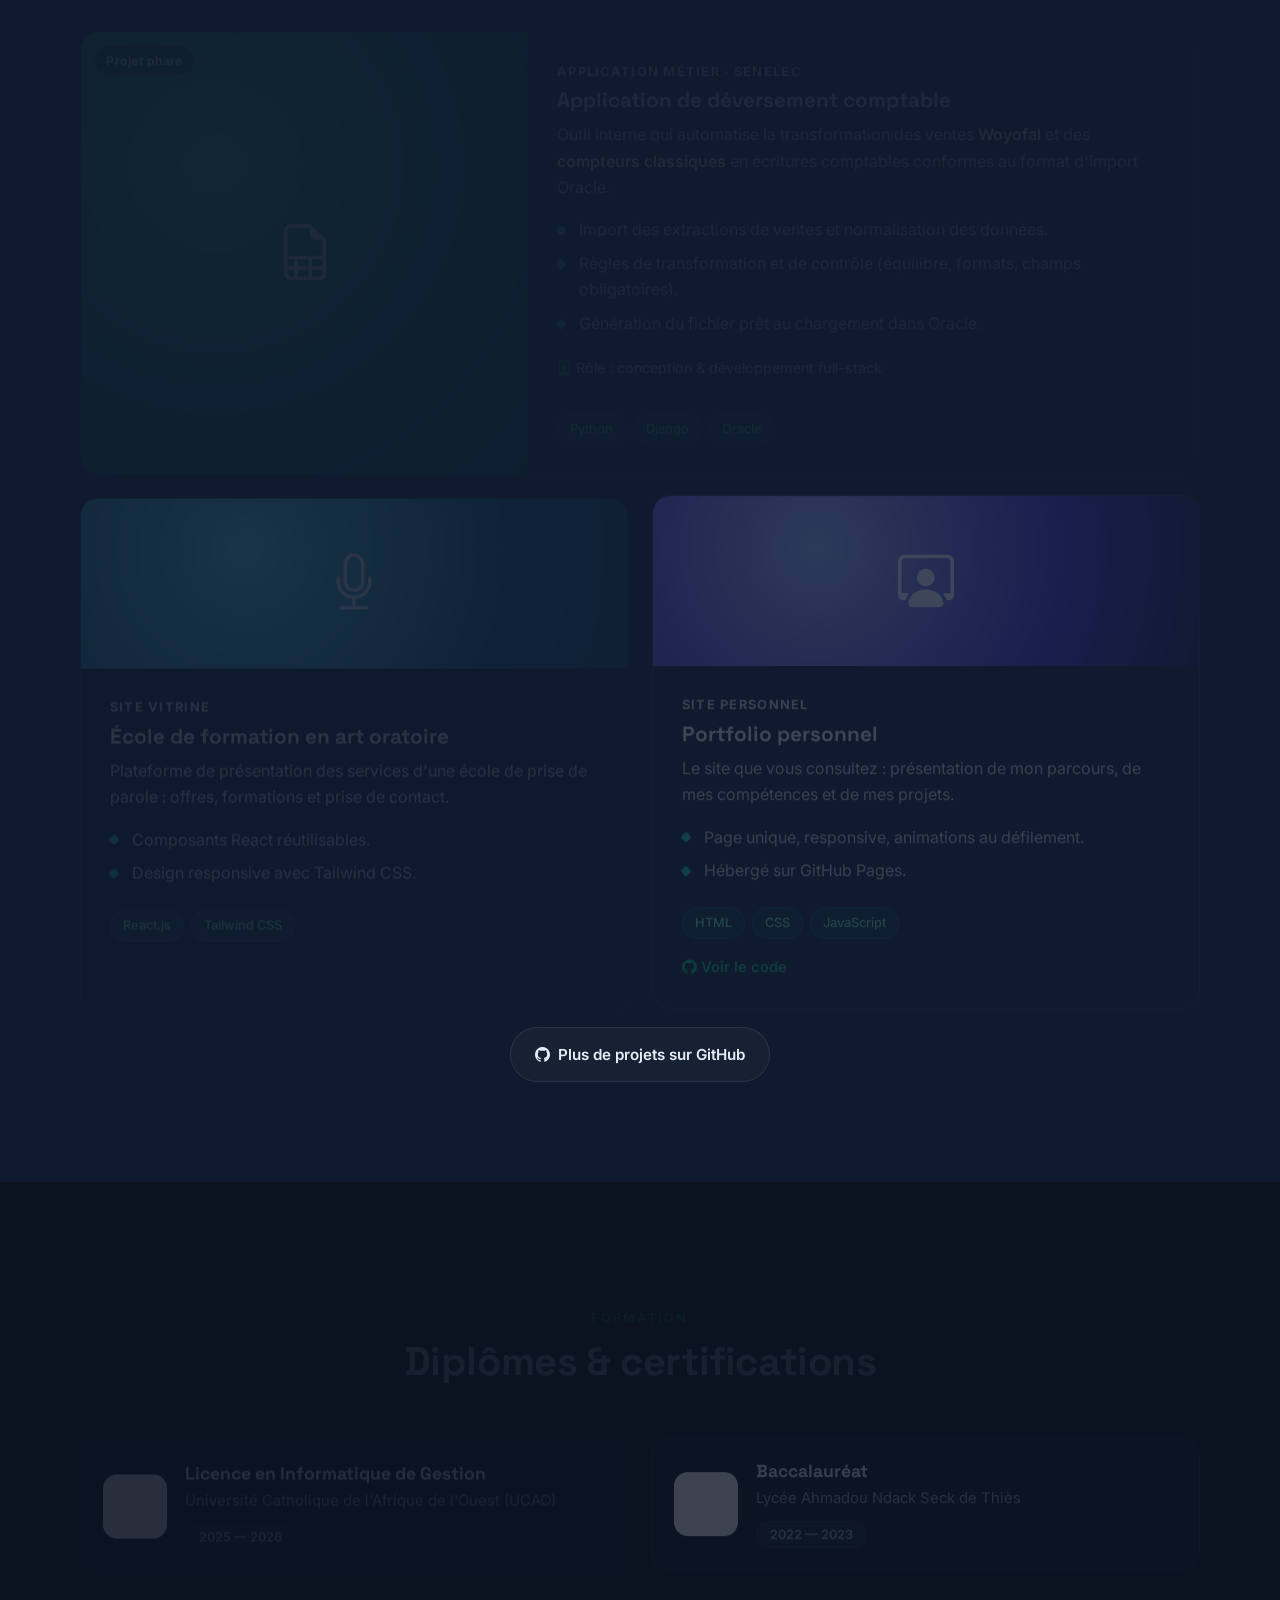
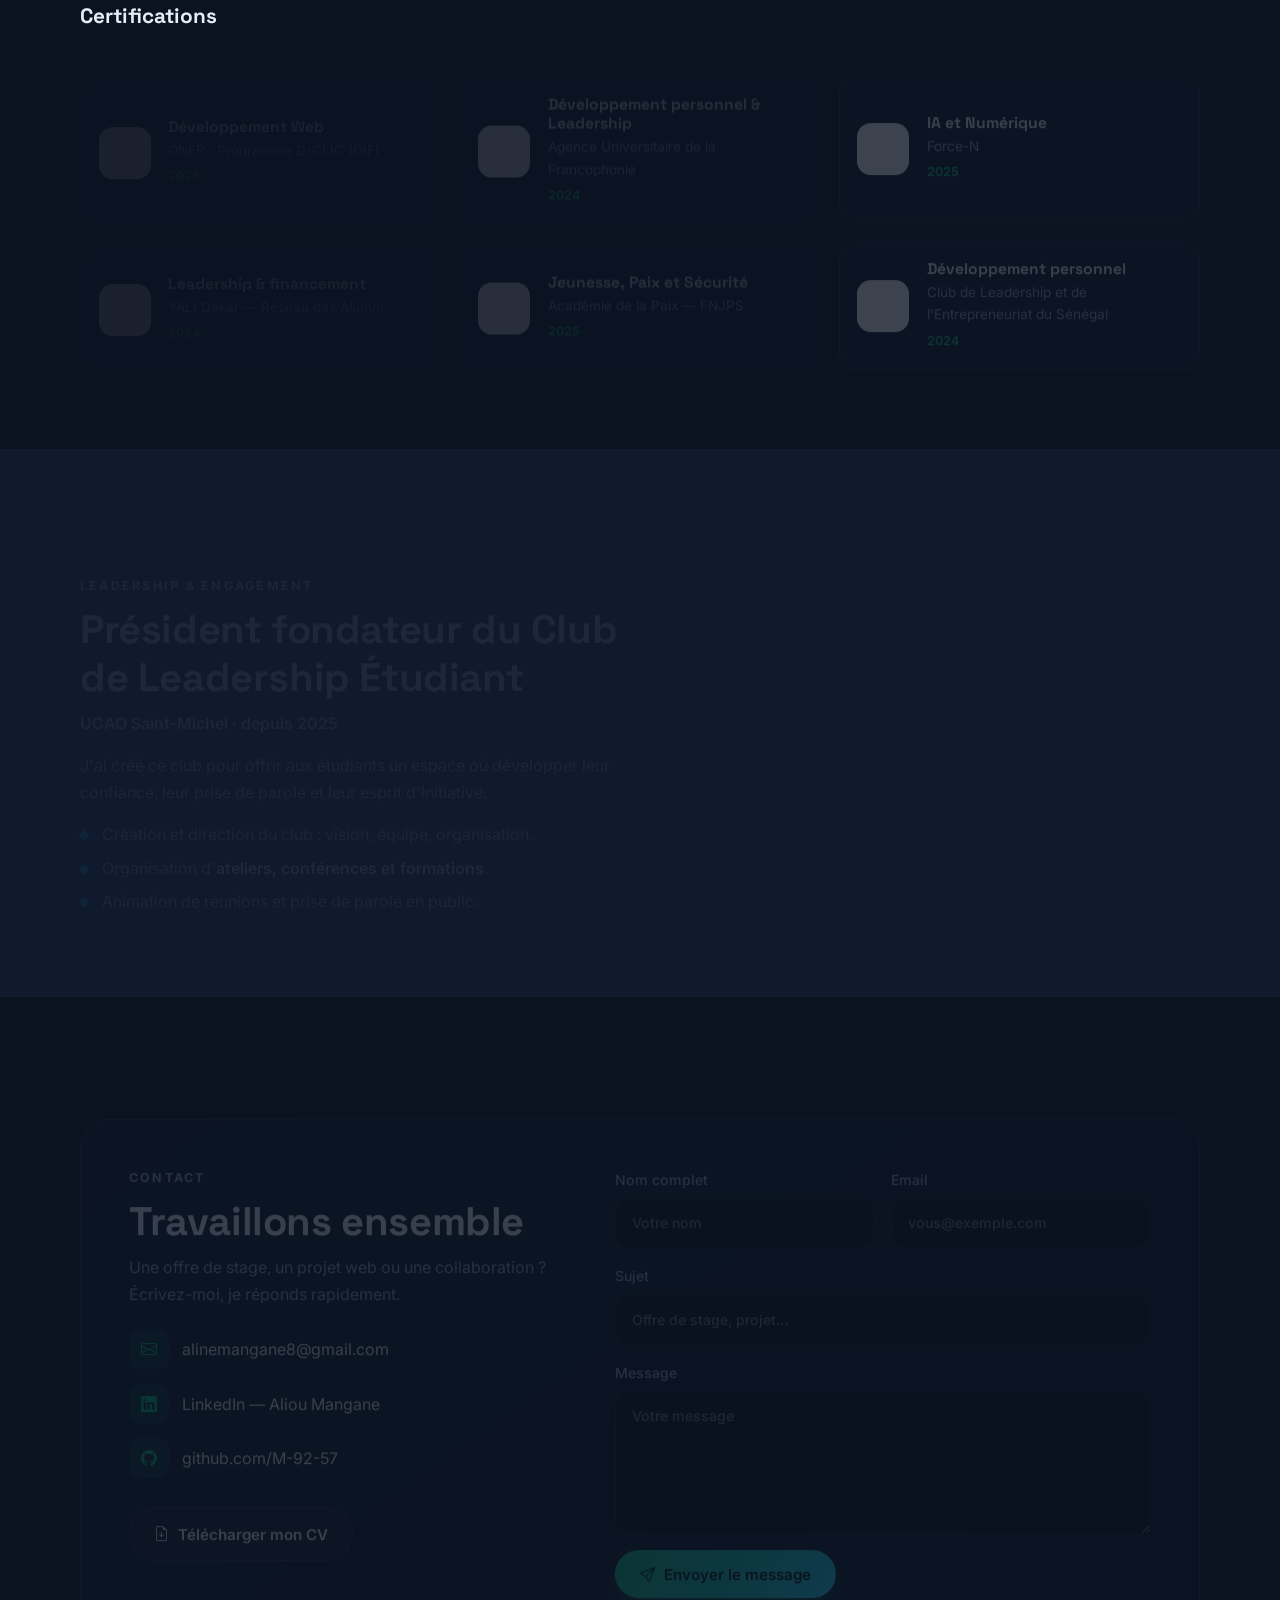
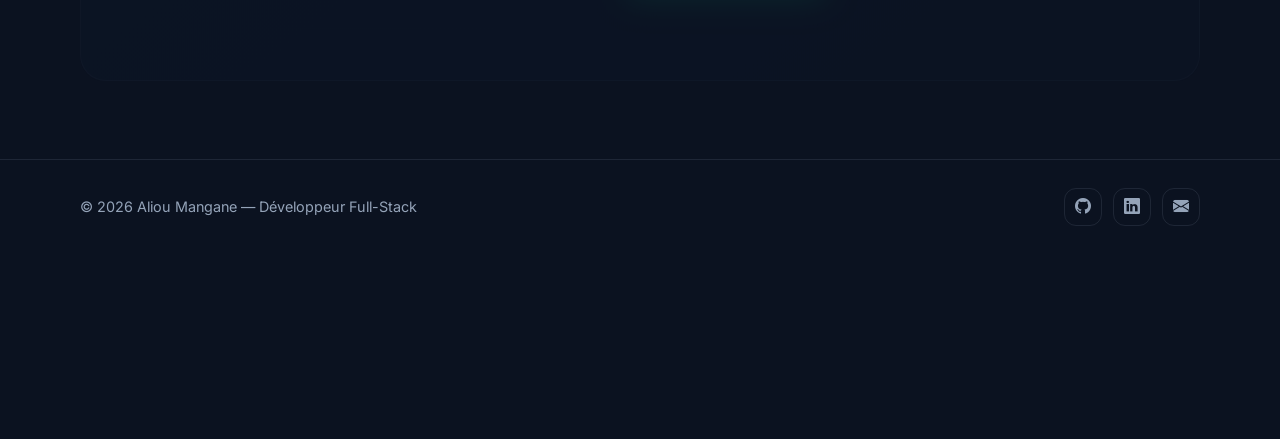
<file: portfolio-aliou-mangane/projects.html>
<!DOCTYPE html>
<html lang="fr">
<head>
  <meta charset="UTF-8" />
  <title>Aliou Mangane — Développeur Full-Stack</title>
  <meta http-equiv="refresh" content="0; url=index.html#projets" />
  <link rel="canonical" href="index.html#projets" />
</head>
<body>
  <p>Cette page a été déplacée : <a href="index.html#projets">continuer vers le portfolio</a>.</p>
</body>
</html>
</file>
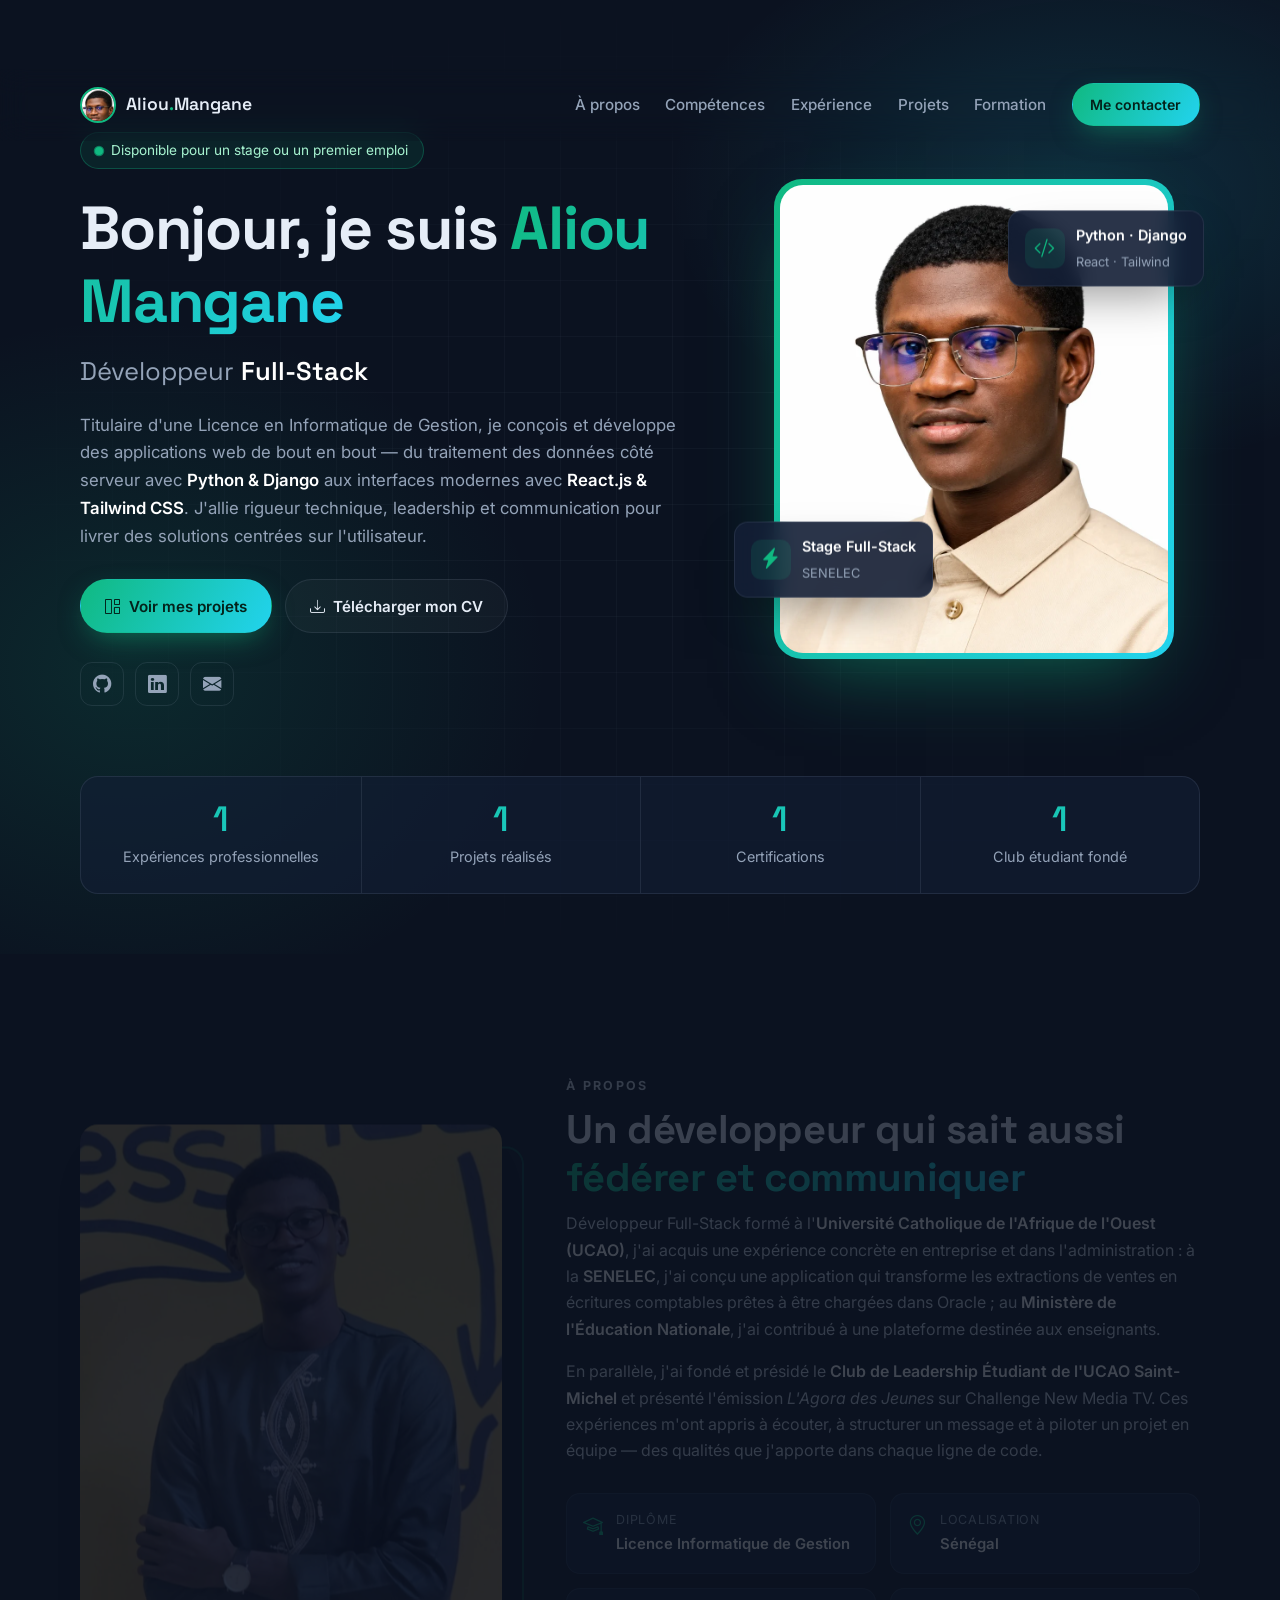
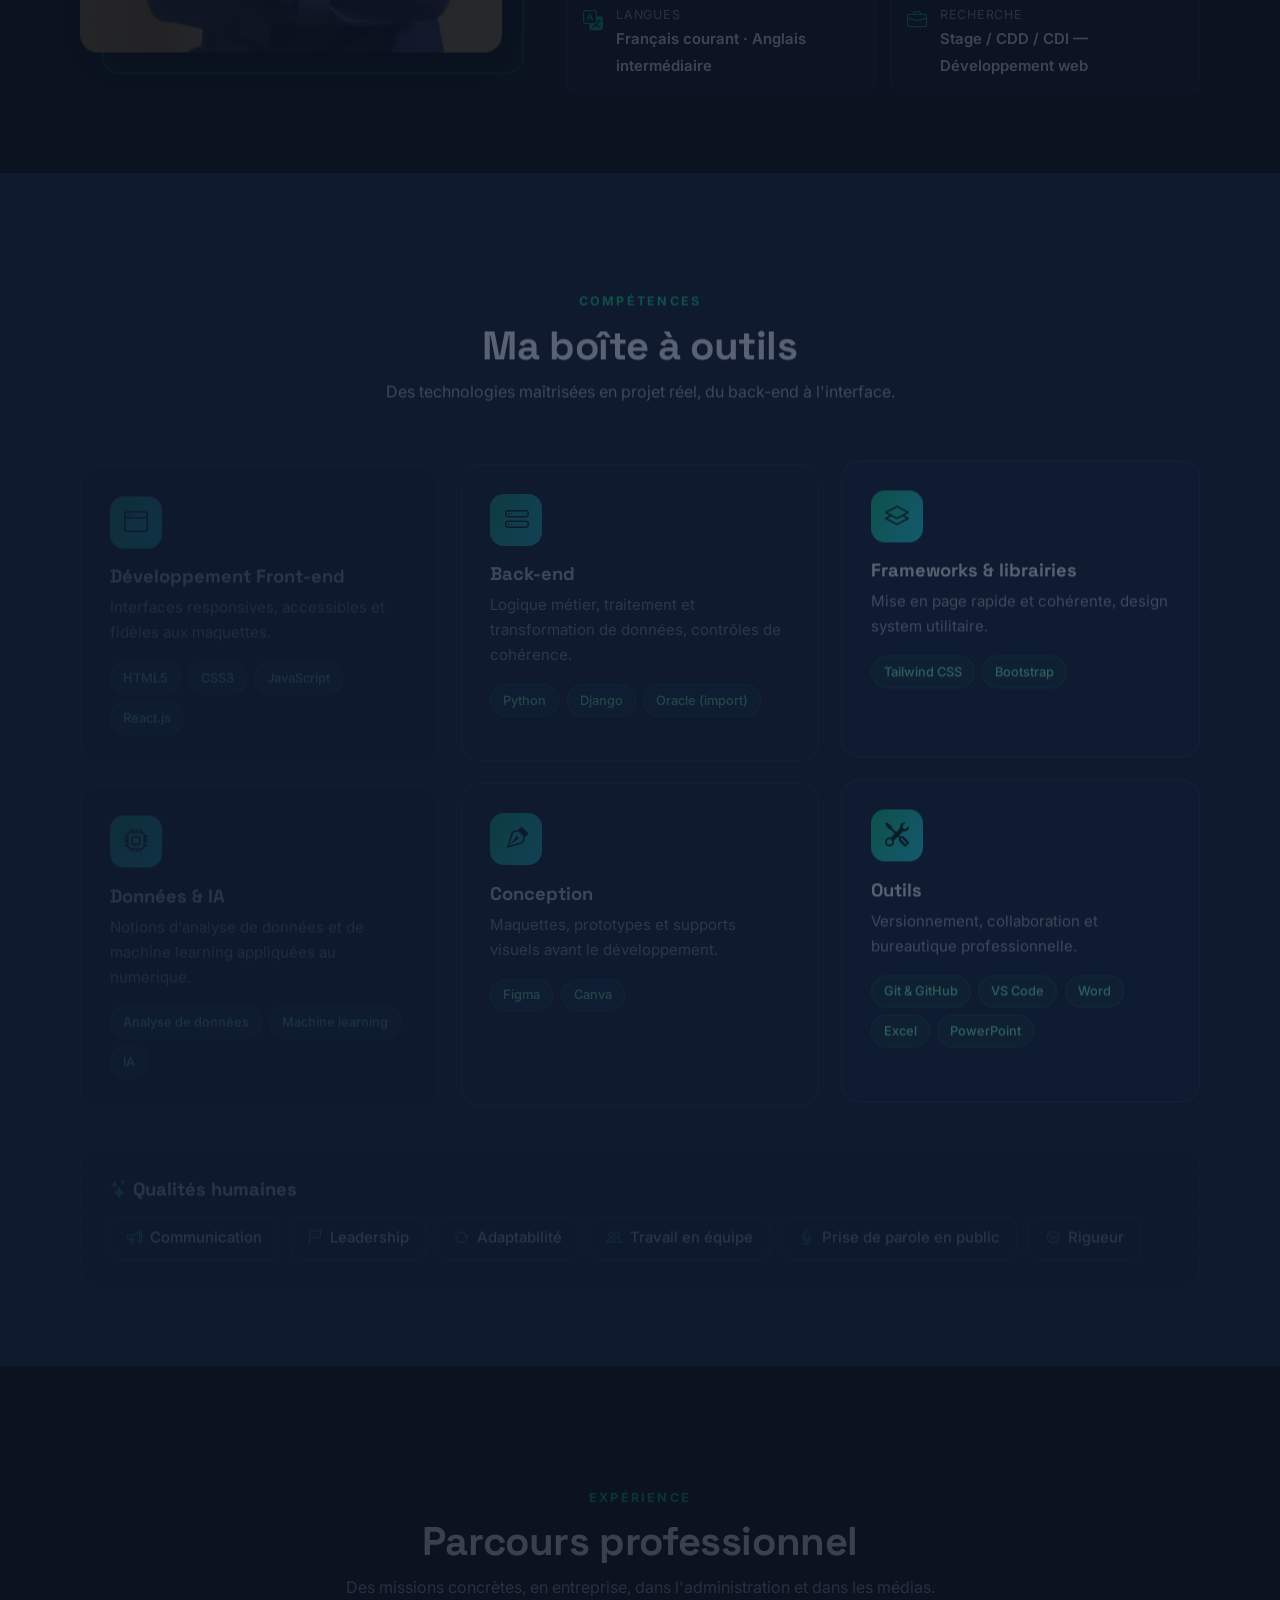
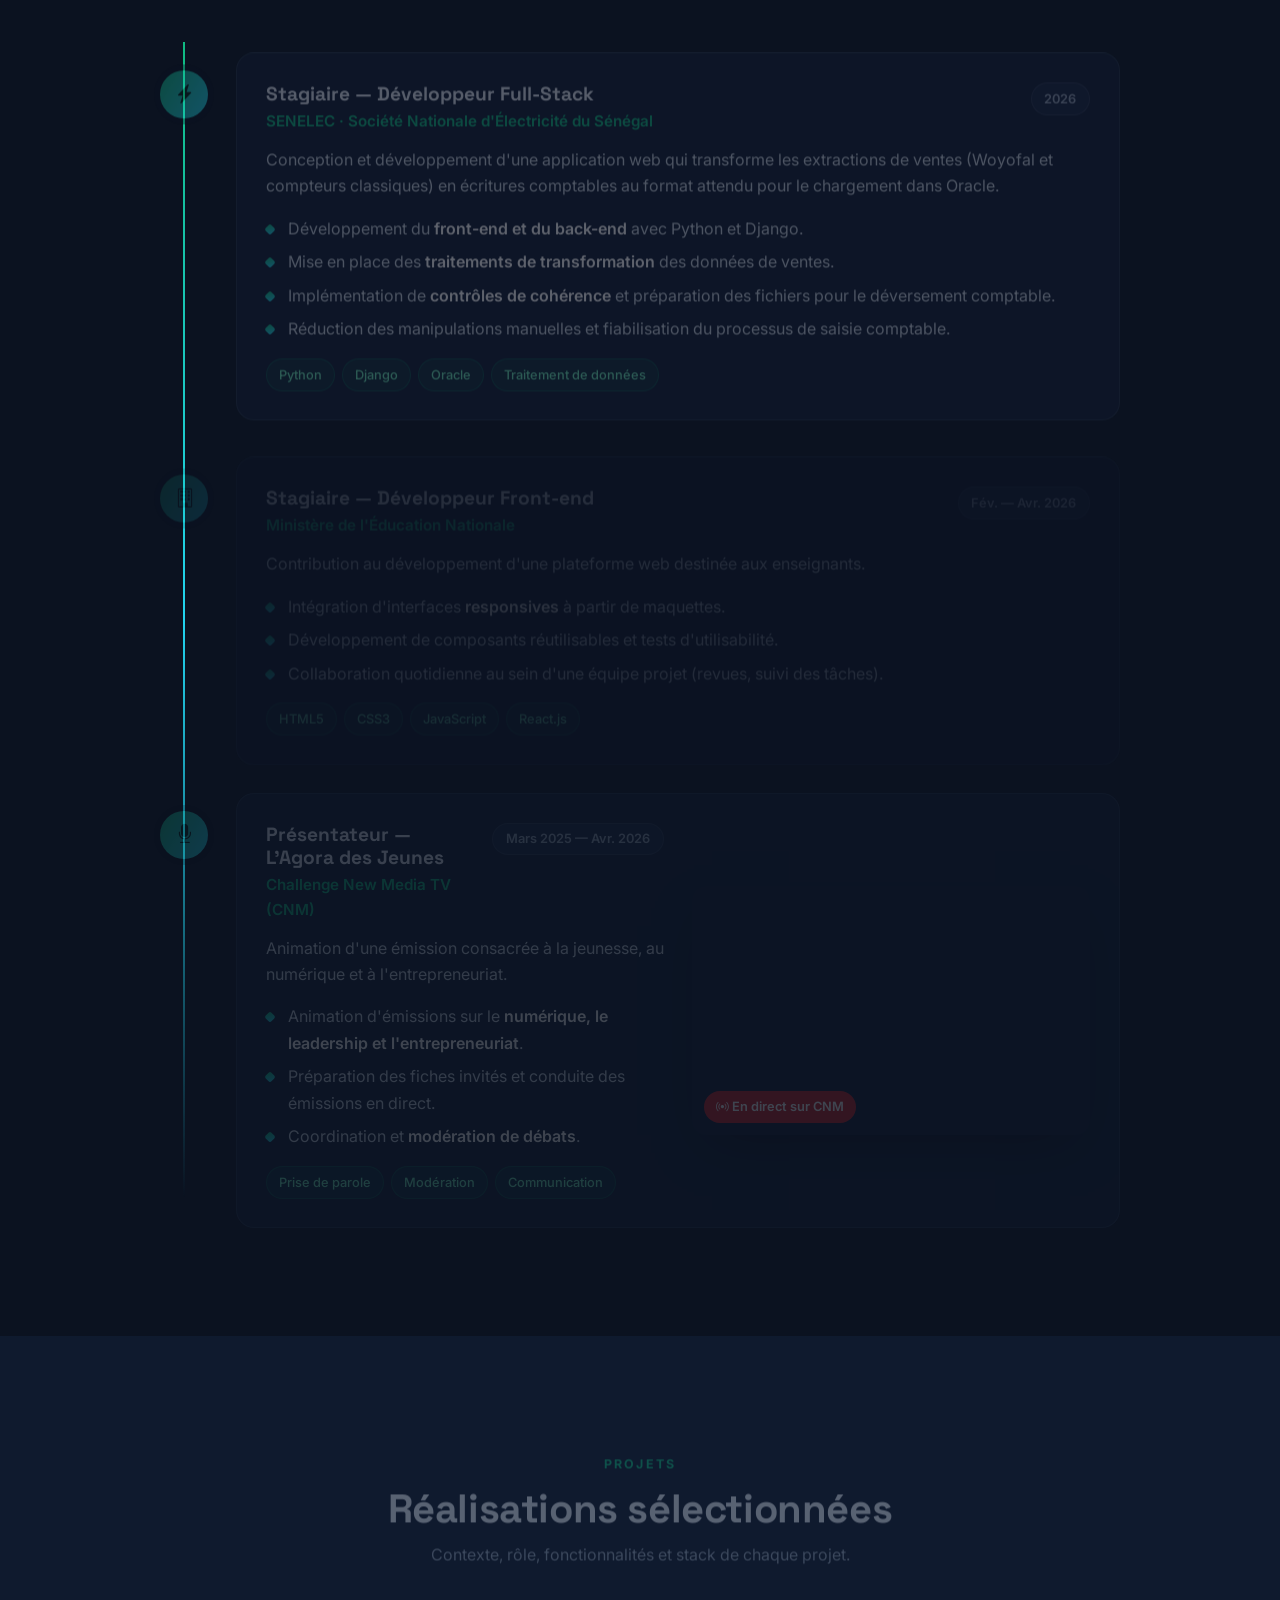
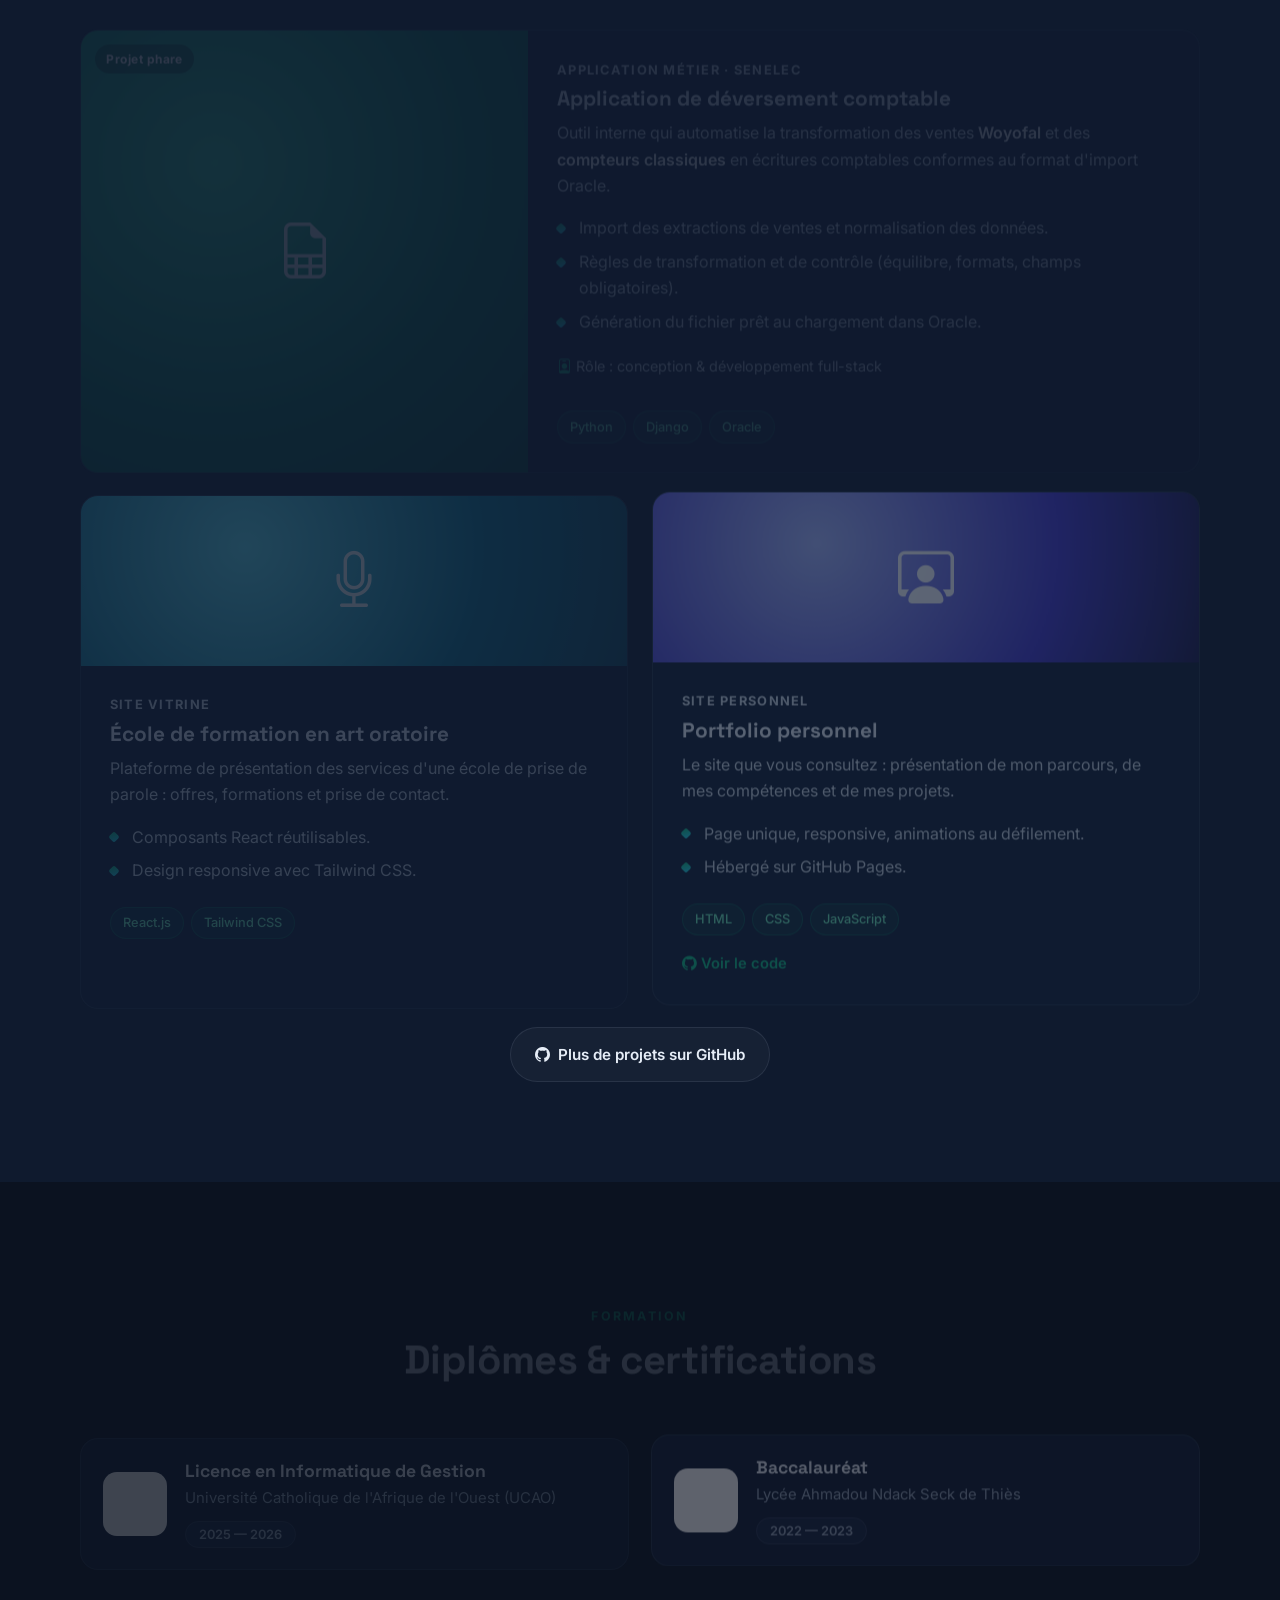
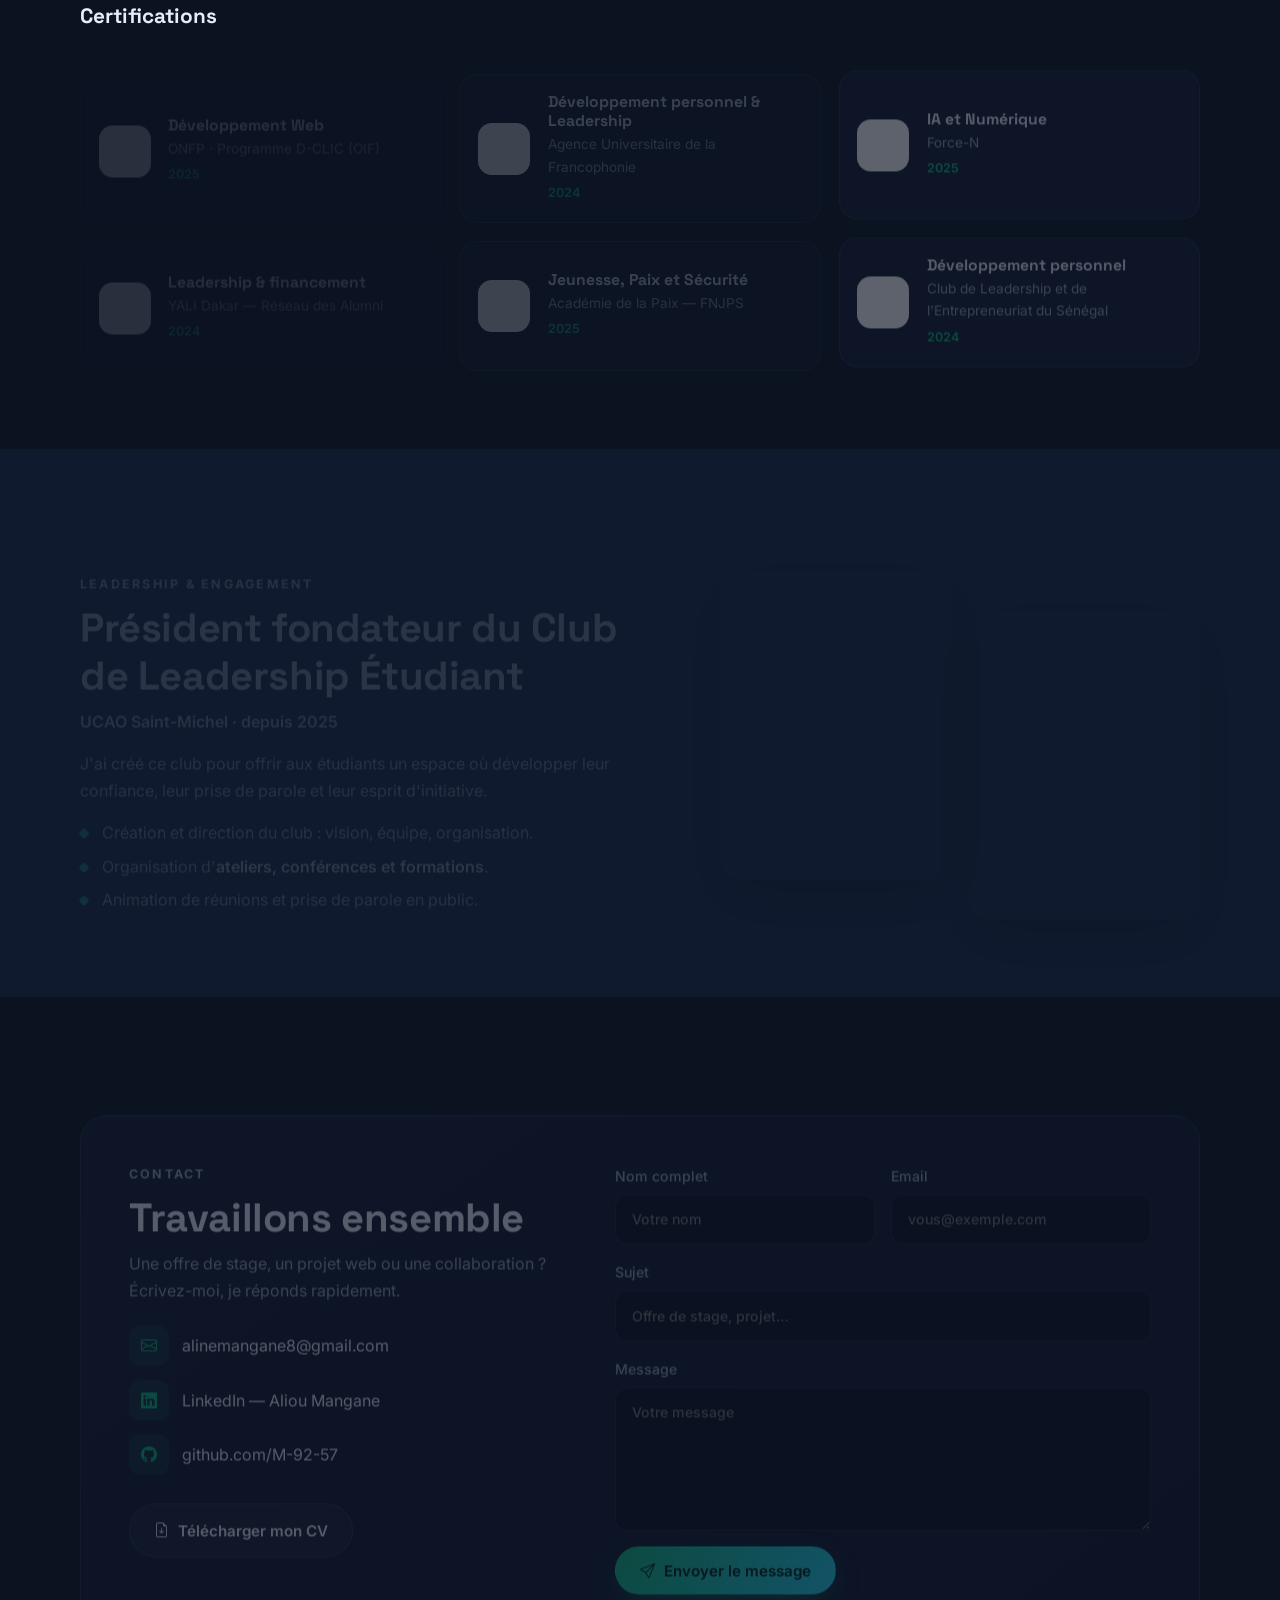
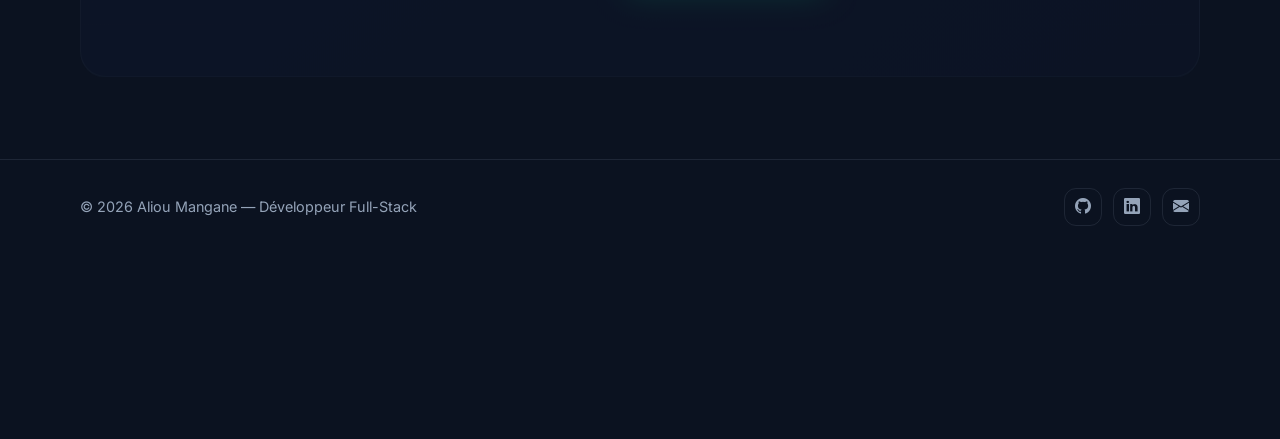
<file: portfolio-aliou-mangane/skills.html>
<!DOCTYPE html>
<html lang="fr">
<head>
  <meta charset="UTF-8" />
  <title>Aliou Mangane — Développeur Full-Stack</title>
  <meta http-equiv="refresh" content="0; url=index.html#competences" />
  <link rel="canonical" href="index.html#competences" />
</head>
<body>
  <p>Cette page a été déplacée : <a href="index.html#competences">continuer vers le portfolio</a>.</p>
</body>
</html>
</file>
<file: portfolio-aliou-mangane/style.css>
/* ==== VARIABLES ==== */
:root {
  --bg: #0b1220;
  --bg-alt: #0f1a2e;
  --surface: #131f36;
  --surface-2: #1a2742;
  --border: rgba(148, 163, 184, 0.14);
  --text: #e6edf7;
  --muted: #94a3b8;
  --primary: #10b981;
  --primary-2: #22d3ee;
  --grad: linear-gradient(120deg, #10b981 0%, #22d3ee 100%);
  --radius: 18px;
  --shadow: 0 20px 50px -20px rgba(0, 0, 0, 0.6);
  --nav-h: 72px;
}

/* ==== BASE ==== */
*, *::before, *::after { box-sizing: border-box; }

html { scroll-behavior: smooth; scroll-padding-top: var(--nav-h); }

body {
  overflow-x: hidden;
  margin: 0;
  font-family: "Inter", system-ui, -apple-system, "Segoe UI", sans-serif;
  font-size: 16px;
  line-height: 1.65;
  color: var(--text);
  background: var(--bg);
  -webkit-font-smoothing: antialiased;
}

img { max-width: 100%; display: block; }
a { color: inherit; text-decoration: none; }
h1, h2, h3, h4 { font-family: "Space Grotesk", "Inter", sans-serif; line-height: 1.2; margin: 0 0 .5rem; }
p { margin: 0 0 1rem; }
ul, ol { margin: 0; padding: 0; list-style: none; }
strong { color: #fff; font-weight: 600; }

.container { width: 100%; max-width: 1160px; margin: 0 auto; padding: 0 20px; }

.grad {
  background: var(--grad);
  -webkit-background-clip: text;
  background-clip: text;
  color: transparent;
}

/* ==== BOUTONS ==== */
.btn {
  display: inline-flex;
  align-items: center;
  gap: .55rem;
  padding: .85rem 1.5rem;
  border-radius: 999px;
  font-weight: 600;
  font-size: .95rem;
  border: 1px solid transparent;
  cursor: pointer;
  transition: transform .25s ease, box-shadow .25s ease, background .25s ease, border-color .25s ease;
  font-family: inherit;
}
.btn-primary {
  background: var(--grad);
  color: #04221a;
  box-shadow: 0 10px 30px -10px rgba(16, 185, 129, .6);
}
.btn-primary:hover { transform: translateY(-2px); box-shadow: 0 14px 34px -10px rgba(16, 185, 129, .8); }
.btn-ghost { border-color: var(--border); color: var(--text); background: rgba(255, 255, 255, .03); }
.btn-ghost:hover { border-color: var(--primary); color: var(--primary); transform: translateY(-2px); }
.btn-sm { padding: .55rem 1.1rem; font-size: .88rem; }

/* ==== NAVIGATION ==== */
.nav {
  position: fixed;
  inset: 0 0 auto 0;
  height: var(--nav-h);
  z-index: 50;
  transition: background .3s ease, border-color .3s ease;
  border-bottom: 1px solid transparent;
}
.nav.scrolled {
  background: rgba(11, 18, 32, .82);
  backdrop-filter: blur(14px);
  -webkit-backdrop-filter: blur(14px);
  border-bottom-color: var(--border);
}
.nav-inner { height: 100%; display: flex; align-items: center; justify-content: space-between; }
.brand { display: flex; align-items: center; gap: .6rem; font-family: "Space Grotesk", sans-serif; font-weight: 600; font-size: 1.1rem; }
.brand img { width: 36px; height: 36px; border-radius: 50%; object-fit: cover; border: 2px solid var(--primary); }
.brand strong { color: var(--primary); }
.nav-links { display: flex; align-items: center; gap: 1.6rem; }
.nav-links a:not(.btn) { color: var(--muted); font-weight: 500; font-size: .95rem; position: relative; transition: color .2s; }
.nav-links a:not(.btn)::after {
  content: ""; position: absolute; left: 0; bottom: -6px; height: 2px; width: 0;
  background: var(--grad); transition: width .25s ease;
}
.nav-links a:not(.btn):hover, .nav-links a.active { color: #fff; }
.nav-links a:not(.btn):hover::after, .nav-links a.active::after { width: 100%; }
.nav-toggle { display: none; background: none; border: 0; color: #fff; font-size: 1.8rem; cursor: pointer; }

/* ==== HERO ==== */
.hero {
  position: relative;
  padding: calc(var(--nav-h) + 60px) 0 60px;
  overflow: hidden;
}
.hero-glow {
  position: absolute; inset: 0; pointer-events: none;
  background:
    radial-gradient(600px 400px at 85% 20%, rgba(34, 211, 238, .14), transparent 70%),
    radial-gradient(600px 500px at 10% 70%, rgba(16, 185, 129, .14), transparent 70%);
}
.hero-glow::after {
  content: ""; position: absolute; inset: 0;
  background-image: linear-gradient(var(--border) 1px, transparent 1px), linear-gradient(90deg, var(--border) 1px, transparent 1px);
  background-size: 56px 56px;
  mask-image: radial-gradient(ellipse at center, #000 20%, transparent 75%);
  -webkit-mask-image: radial-gradient(ellipse at center, #000 20%, transparent 75%);
  opacity: .35;
}
.hero-grid { position: relative; display: grid; grid-template-columns: 1.15fr .85fr; gap: 56px; align-items: center; }
.pill {
  display: inline-flex; align-items: center; gap: .5rem;
  padding: .4rem .9rem; border-radius: 999px; font-size: .85rem; color: #a7f3d0;
  background: rgba(16, 185, 129, .1); border: 1px solid rgba(16, 185, 129, .3); margin-bottom: 1.4rem;
}
.dot { width: 8px; height: 8px; border-radius: 50%; background: var(--primary); box-shadow: 0 0 0 0 rgba(16,185,129,.7); animation: pulse 2s infinite; }
@keyframes pulse { 70% { box-shadow: 0 0 0 10px rgba(16,185,129,0); } 100% { box-shadow: 0 0 0 0 rgba(16,185,129,0); } }
.hero h1 { font-size: clamp(2.3rem, 5vw, 3.8rem); font-weight: 700; letter-spacing: -.02em; margin-bottom: .8rem; }
.role { font-family: "Space Grotesk", sans-serif; font-size: clamp(1.2rem, 2.4vw, 1.6rem); color: var(--muted); margin-bottom: 1.2rem; }
#typed { color: #fff; font-weight: 600; }
.caret { display: inline-block; width: 2px; height: 1.1em; background: var(--primary); margin-left: 3px; vertical-align: -3px; animation: blink 1s steps(1) infinite; }
@keyframes blink { 50% { opacity: 0; } }
.hero .lead { color: var(--muted); font-size: 1.05rem; max-width: 600px; }
.hero-cta { display: flex; flex-wrap: wrap; gap: .8rem; margin: 1.8rem 0; }

.socials { display: flex; gap: .7rem; }
.socials a {
  width: 44px; height: 44px; display: grid; place-items: center; border-radius: 12px;
  border: 1px solid var(--border); color: var(--muted); font-size: 1.15rem; transition: all .25s ease;
}
.socials a:hover { color: var(--primary); border-color: var(--primary); transform: translateY(-3px); }
.socials.small a { width: 38px; height: 38px; font-size: 1rem; }

.hero-visual { position: relative; justify-self: center; width: 100%; max-width: 400px; }
.photo-frame {
  position: relative; border-radius: 28px; padding: 6px;
  background: var(--grad);
  box-shadow: 0 30px 80px -30px rgba(16, 185, 129, .55);
}
.photo-frame img { width: 100%; height: auto; aspect-ratio: 900 / 1085; object-fit: cover; border-radius: 23px; background: #f2f2f2; }
.float-card {
  position: absolute; display: flex; align-items: center; gap: .7rem;
  padding: .75rem 1rem; border-radius: 14px;
  background: rgba(19, 31, 54, .9); backdrop-filter: blur(10px); -webkit-backdrop-filter: blur(10px);
  border: 1px solid var(--border); box-shadow: var(--shadow);
  animation: float 5s ease-in-out infinite;
}
.float-card i { font-size: 1.3rem; color: var(--primary); width: 40px; height: 40px; display: grid; place-items: center; border-radius: 10px; background: rgba(16,185,129,.12); }
.float-card strong { display: block; font-size: .9rem; }
.float-card span { font-size: .8rem; color: var(--muted); }
.fc-1 { left: -40px; bottom: 60px; }
.fc-2 { right: -30px; top: 40px; animation-delay: -2.5s; }
@keyframes float { 50% { transform: translateY(-10px); } }

.stats {
  position: relative; margin-top: 70px;
  display: grid; grid-template-columns: repeat(4, 1fr);
  border: 1px solid var(--border); border-radius: var(--radius);
  background: rgba(19, 31, 54, .6);
}
.stats li { padding: 1.5rem 1rem; text-align: center; }
.stats li + li { border-left: 1px solid var(--border); }
.stats strong { display: block; font-family: "Space Grotesk", sans-serif; font-size: 2.2rem; line-height: 1; margin-bottom: .4rem; background: var(--grad); -webkit-background-clip: text; background-clip: text; color: transparent; }
.stats span { color: var(--muted); font-size: .9rem; }

/* ==== SECTIONS ==== */
.section { padding: 100px 0; }
.section.alt { background: var(--bg-alt); }
.section-head { text-align: center; max-width: 640px; margin: 0 auto 56px; }
.eyebrow { text-transform: uppercase; letter-spacing: .18em; font-size: .78rem; font-weight: 700; color: var(--primary); margin-bottom: .6rem; }
.title { font-size: clamp(1.8rem, 3.4vw, 2.5rem); letter-spacing: -.01em; }
.sub { color: var(--muted); }
.sub-title { font-size: 1.3rem; margin: 56px 0 24px; }

.tags { display: flex; flex-wrap: wrap; gap: .45rem; margin-top: 1rem; }
.tags li {
  font-size: .8rem; font-weight: 500; padding: .3rem .75rem; border-radius: 999px;
  background: rgba(16, 185, 129, .1); color: #6ee7b7; border: 1px solid rgba(16, 185, 129, .22);
}
.bullets li { position: relative; padding-left: 1.4rem; margin-bottom: .45rem; color: #cbd5e1; }
.bullets li::before { content: ""; position: absolute; left: 0; top: .62em; width: 8px; height: 8px; border-radius: 2px; background: var(--grad); transform: rotate(45deg); }

/* ==== À PROPOS ==== */
.about-grid { display: grid; grid-template-columns: .8fr 1.2fr; gap: 64px; align-items: center; }
.about-photo { position: relative; }
.about-photo::before { content: ""; position: absolute; inset: 22px -22px -22px 22px; border: 2px solid var(--primary); border-radius: var(--radius); opacity: .5; }
.about-photo img { position: relative; border-radius: var(--radius); aspect-ratio: 4 / 5; object-fit: cover; width: 100%; box-shadow: var(--shadow); }
#apropos p { color: #cbd5e1; }
.facts { display: grid; grid-template-columns: 1fr 1fr; gap: 14px; margin-top: 1.8rem; }
.facts li { display: flex; gap: .8rem; align-items: flex-start; padding: 1rem; border-radius: 14px; background: var(--surface); border: 1px solid var(--border); }
.facts i { color: var(--primary); font-size: 1.25rem; }
.facts span { display: block; font-size: .78rem; color: var(--muted); text-transform: uppercase; letter-spacing: .06em; }
.facts strong { font-size: .93rem; font-weight: 600; }

/* ==== COMPÉTENCES ==== */
.skills-grid { display: grid; grid-template-columns: repeat(3, 1fr); gap: 22px; }
.skill-card {
  padding: 1.8rem; border-radius: var(--radius); background: var(--surface); border: 1px solid var(--border);
  transition: transform .3s ease, border-color .3s ease, box-shadow .3s ease;
}
.skill-card:hover { transform: translateY(-6px); border-color: rgba(16,185,129,.45); box-shadow: var(--shadow); }
.skill-icon { width: 52px; height: 52px; border-radius: 14px; display: grid; place-items: center; font-size: 1.5rem; color: #04221a; background: var(--grad); margin-bottom: 1.1rem; }
.skill-card h3 { font-size: 1.15rem; }
.skill-card p { color: var(--muted); font-size: .94rem; margin: 0; }
.soft { margin-top: 40px; padding: 1.8rem; border-radius: var(--radius); border: 1px dashed rgba(16,185,129,.35); background: rgba(16,185,129,.04); }
.soft h3 { font-size: 1.15rem; margin-bottom: 1rem; }
.soft h3 i { color: var(--primary); }
.soft-list { display: flex; flex-wrap: wrap; gap: .7rem; }
.soft-list li { display: inline-flex; align-items: center; gap: .5rem; padding: .55rem 1rem; border-radius: 12px; background: var(--surface); border: 1px solid var(--border); font-weight: 500; font-size: .93rem; }
.soft-list i { color: var(--primary); }

/* ==== TIMELINE ==== */
.timeline { position: relative; max-width: 960px; margin: 0 auto; }
.timeline::before { content: ""; position: absolute; left: 23px; top: 8px; bottom: 8px; width: 2px; background: linear-gradient(var(--primary), var(--primary-2), transparent); }
.tl-item { position: relative; padding-left: 76px; margin-bottom: 30px; }
.tl-dot {
  position: absolute; left: 0; top: 18px; width: 48px; height: 48px; border-radius: 50%;
  display: grid; place-items: center; font-size: 1.2rem; color: #04221a; background: var(--grad);
  box-shadow: 0 0 0 6px var(--bg);
}
.tl-card { padding: 1.8rem; border-radius: var(--radius); background: var(--surface); border: 1px solid var(--border); transition: border-color .3s ease, transform .3s ease; }
.tl-card:hover { border-color: rgba(16,185,129,.45); transform: translateX(4px); }
.tl-card header { display: flex; justify-content: space-between; gap: 1rem; align-items: flex-start; margin-bottom: .8rem; }
.tl-card h3 { font-size: 1.2rem; margin-bottom: .2rem; }
.org { color: var(--primary); font-weight: 600; font-size: .95rem; margin: 0; }
.date { flex-shrink: 0; font-size: .8rem; font-weight: 600; padding: .3rem .8rem; border-radius: 999px; background: var(--surface-2); color: var(--muted); border: 1px solid var(--border); white-space: nowrap; }
.tl-card > p, .tl-body > p { color: #cbd5e1; }
.tl-media { display: grid; grid-template-columns: 1fr 1fr; gap: 28px; align-items: center; }
.tl-figure { margin: 0; position: relative; border-radius: 14px; overflow: hidden; box-shadow: var(--shadow); }
.tl-figure img { width: 100%; aspect-ratio: 16 / 10; object-fit: cover; transition: transform .6s ease; }
.tl-figure:hover img { transform: scale(1.04); }
.tl-figure figcaption {
  position: absolute; left: 12px; bottom: 12px; font-size: .8rem; font-weight: 600;
  padding: .35rem .75rem; border-radius: 999px; background: rgba(220, 38, 38, .92); color: #fff;
}

/* ==== PROJETS ==== */
.projects { display: grid; grid-template-columns: repeat(2, 1fr); gap: 24px; }
.project {
  display: flex; flex-direction: column; border-radius: var(--radius); overflow: hidden;
  background: var(--surface); border: 1px solid var(--border); transition: transform .3s ease, border-color .3s ease, box-shadow .3s ease;
}
.project:hover { transform: translateY(-6px); border-color: rgba(16,185,129,.45); box-shadow: var(--shadow); }
.project.featured { grid-column: 1 / -1; flex-direction: row; }
.project.featured .project-cover { flex: 0 0 40%; min-height: 100%; }
.project-cover { position: relative; min-height: 170px; display: grid; place-items: center; font-size: 3.5rem; color: rgba(255,255,255,.92); }
.cover-1 { background: radial-gradient(circle at 30% 30%, #34d399, #047857 60%, #064e3b); }
.cover-2 { background: radial-gradient(circle at 30% 30%, #67e8f9, #0e7490 60%, #164e63); }
.cover-3 { background: radial-gradient(circle at 30% 30%, #a5b4fc, #4338ca 60%, #1e1b4b); }
.badge-feat { position: absolute; top: 14px; left: 14px; font-size: .75rem; font-weight: 700; padding: .3rem .7rem; border-radius: 999px; background: rgba(0,0,0,.35); color: #fff; letter-spacing: .04em; }
.project-body { padding: 1.8rem; display: flex; flex-direction: column; flex: 1; }
.project-type { font-size: .8rem; text-transform: uppercase; letter-spacing: .1em; color: var(--primary); font-weight: 700; margin-bottom: .4rem; }
.project h3 { font-size: 1.3rem; }
.project-body > p { color: #cbd5e1; }
.role-line { margin-top: .8rem; color: var(--muted); font-size: .9rem; }
.role-line i { color: var(--primary); margin-right: .3rem; }
.link { margin-top: auto; padding-top: 1rem; color: var(--primary); font-weight: 600; font-size: .92rem; }
.link:hover { text-decoration: underline; }
.more { text-align: center; margin: 40px 0 0; }

/* ==== FORMATION ==== */
.edu-grid { display: grid; grid-template-columns: 1fr 1fr; gap: 22px; }
.edu-card, .cert { display: flex; gap: 1.1rem; align-items: center; padding: 1.4rem; border-radius: var(--radius); background: var(--surface); border: 1px solid var(--border); transition: border-color .3s ease; }
.edu-card:hover, .cert:hover { border-color: rgba(16,185,129,.45); }
.edu-card img, .cert img { width: 64px; height: 64px; flex-shrink: 0; object-fit: contain; background: #fff; border-radius: 14px; padding: 6px; }
.edu-card h3 { font-size: 1.1rem; margin-bottom: .2rem; }
.edu-card p { color: var(--muted); margin-bottom: .6rem; font-size: .93rem; }
.cert-grid { display: grid; grid-template-columns: repeat(3, 1fr); gap: 18px; }
.cert { padding: 1.1rem; }
.cert img { width: 52px; height: 52px; }
.cert h4 { font-size: .98rem; margin-bottom: .15rem; }
.cert p { color: var(--muted); font-size: .85rem; margin: 0; }
.cert span { font-size: .78rem; color: var(--primary); font-weight: 600; }

/* ==== LEADERSHIP ==== */
.lead-grid { display: grid; grid-template-columns: 1.1fr .9fr; gap: 56px; align-items: center; }
.org-line { color: var(--primary); font-weight: 600; }
#leadership p { color: #cbd5e1; }
.lead-photos { display: grid; grid-template-columns: 1fr 1fr; gap: 16px; }
.lead-photos img { border-radius: var(--radius); aspect-ratio: 3 / 4; object-fit: cover; width: 100%; box-shadow: var(--shadow); }
.lead-photos img:nth-child(2) { margin-top: 40px; }

/* ==== CONTACT ==== */
.contact-card {
  display: grid; grid-template-columns: .9fr 1.1fr; gap: 48px; padding: 3rem;
  border-radius: 26px; background: linear-gradient(145deg, var(--surface), var(--bg-alt)); border: 1px solid var(--border);
}
.contact-info > p { color: var(--muted); }
.contact-list { margin: 1.4rem 0 1.8rem; display: grid; gap: .9rem; }
.contact-list li { display: flex; align-items: center; gap: .8rem; }
.contact-list i { width: 40px; height: 40px; display: grid; place-items: center; border-radius: 10px; background: rgba(16,185,129,.12); color: var(--primary); }
.contact-list a:hover { color: var(--primary); }
.contact-form { display: grid; gap: 1rem; }
.row-2 { display: grid; grid-template-columns: 1fr 1fr; gap: 1rem; }
.contact-form label { display: grid; gap: .4rem; font-size: .88rem; font-weight: 500; color: var(--muted); }
.contact-form input, .contact-form textarea {
  font: inherit; color: var(--text); padding: .8rem 1rem; border-radius: 12px;
  background: var(--bg); border: 1px solid var(--border); transition: border-color .2s, box-shadow .2s; resize: vertical;
}
.contact-form input:focus, .contact-form textarea:focus { outline: none; border-color: var(--primary); box-shadow: 0 0 0 3px rgba(16,185,129,.2); }
.contact-form .btn { justify-self: start; }
.form-note { min-height: 1.2em; font-size: .9rem; margin: 0; }
.form-note.error { color: #fca5a5; }
.form-note.ok { color: #6ee7b7; }

/* ==== FOOTER ==== */
.footer { border-top: 1px solid var(--border); padding: 28px 0; }
.footer-inner { display: flex; justify-content: space-between; align-items: center; gap: 1rem; flex-wrap: wrap; }
.footer p { margin: 0; color: var(--muted); font-size: .9rem; }

.to-top {
  position: fixed; right: 20px; bottom: 20px; width: 46px; height: 46px; border-radius: 50%;
  display: grid; place-items: center; background: var(--grad); color: #04221a; font-size: 1.2rem;
  opacity: 0; pointer-events: none; transform: translateY(10px); transition: all .3s ease; z-index: 40;
}
.to-top.show { opacity: 1; pointer-events: auto; transform: none; }

/* ==== ANIMATIONS ==== */
.reveal { opacity: 0; transform: translateY(28px); transition: opacity .8s ease, transform .8s ease; }
.reveal.visible { opacity: 1; transform: none; }

@media (prefers-reduced-motion: reduce) {
  *, *::before, *::after { animation: none !important; transition: none !important; }
  .reveal { opacity: 1; transform: none; }
  html { scroll-behavior: auto; }
}

/* ==== RESPONSIVE ==== */
@media (max-width: 980px) {
  .hero-grid, .about-grid, .lead-grid, .contact-card { grid-template-columns: 1fr; }
  .hero-text { text-align: center; }
  .hero .lead { margin-inline: auto; }
  .hero-cta, .socials { justify-content: center; }
  .hero-visual { order: -1; max-width: 320px; }
  .fc-1 { left: -24px; }
  .fc-2 { right: -20px; }
  .about-photo { max-width: 420px; margin: 0 auto; }
  .skills-grid, .cert-grid { grid-template-columns: 1fr 1fr; }
  .tl-media { grid-template-columns: 1fr; }
  .tl-figure { order: -1; }
  .contact-card { padding: 2rem; }
}

@media (max-width: 760px) {
  .nav-toggle { display: block; }
  .nav-links {
    position: fixed; top: var(--nav-h); left: 0; right: 0;
    flex-direction: column; align-items: stretch; gap: 0; padding: 1rem 20px 1.5rem;
    background: rgba(11, 18, 32, .97); border-bottom: 1px solid var(--border);
    transform: translateY(-120%); transition: transform .3s ease; z-index: -1;
  }
  .nav-links.open { transform: none; }
  .nav-links a:not(.btn) { padding: .85rem 0; border-bottom: 1px solid var(--border); }
  .nav-links a:not(.btn)::after { display: none; }
  .nav-links .btn { margin-top: 1rem; justify-content: center; }
  .nav { background: rgba(11, 18, 32, .9); backdrop-filter: blur(14px); -webkit-backdrop-filter: blur(14px); }

  .section { padding: 72px 0; }
  .stats { grid-template-columns: 1fr 1fr; }
  .stats li:nth-child(3) { border-left: 0; }
  .stats li:nth-child(n+3) { border-top: 1px solid var(--border); }
  .skills-grid, .cert-grid, .edu-grid, .projects, .facts, .row-2 { grid-template-columns: 1fr; }
  .project.featured { flex-direction: column; }
  .project.featured .project-cover { flex: none; min-height: 170px; }
  .timeline::before { left: 19px; }
  .tl-item { padding-left: 56px; }
  .tl-dot { width: 40px; height: 40px; font-size: 1rem; }
  .tl-card { padding: 1.3rem; }
  .tl-card header { flex-direction: column; gap: .6rem; }
  .float-card { padding: .55rem .75rem; }
  .float-card i { width: 32px; height: 32px; font-size: 1.05rem; }
  .fc-1 { left: -10px; bottom: 30px; }
  .fc-2 { right: -10px; top: 20px; }
  .contact-card { padding: 1.5rem; }
  .footer-inner { justify-content: center; text-align: center; }
}
</file>
